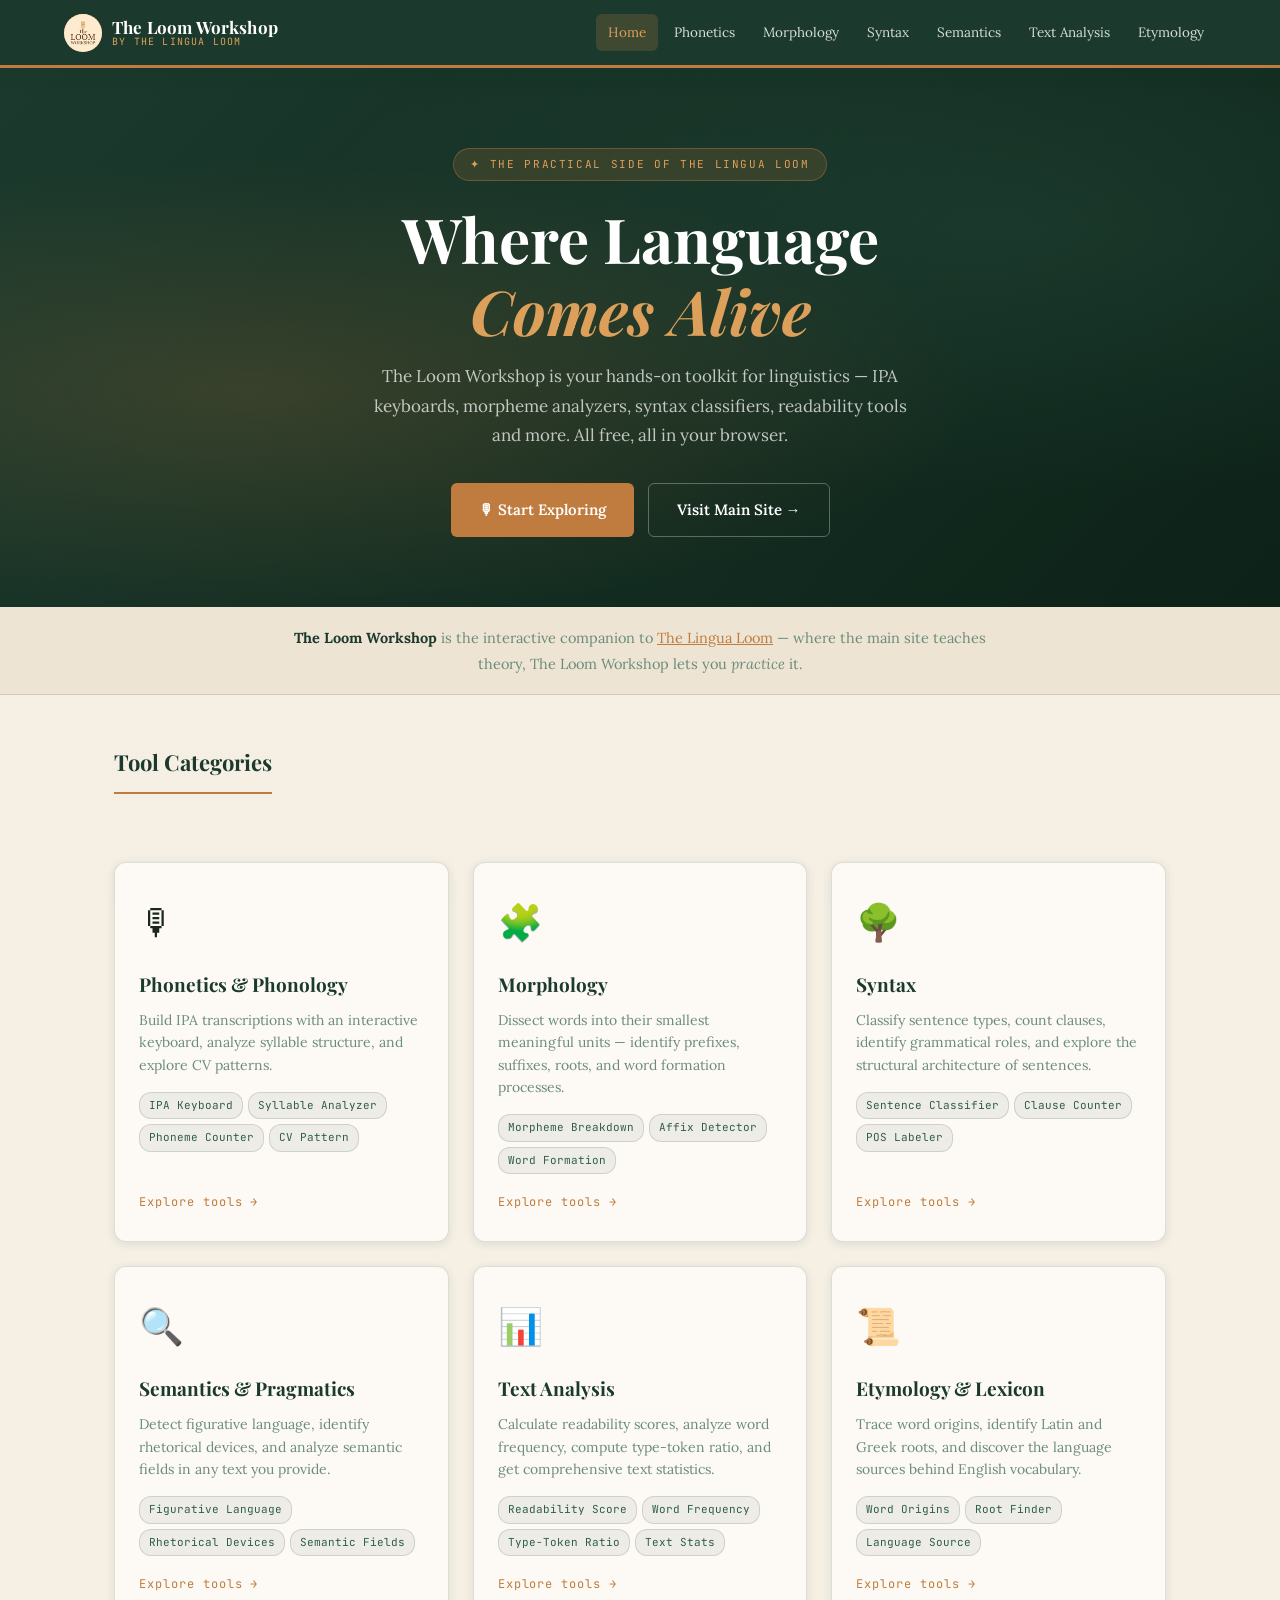
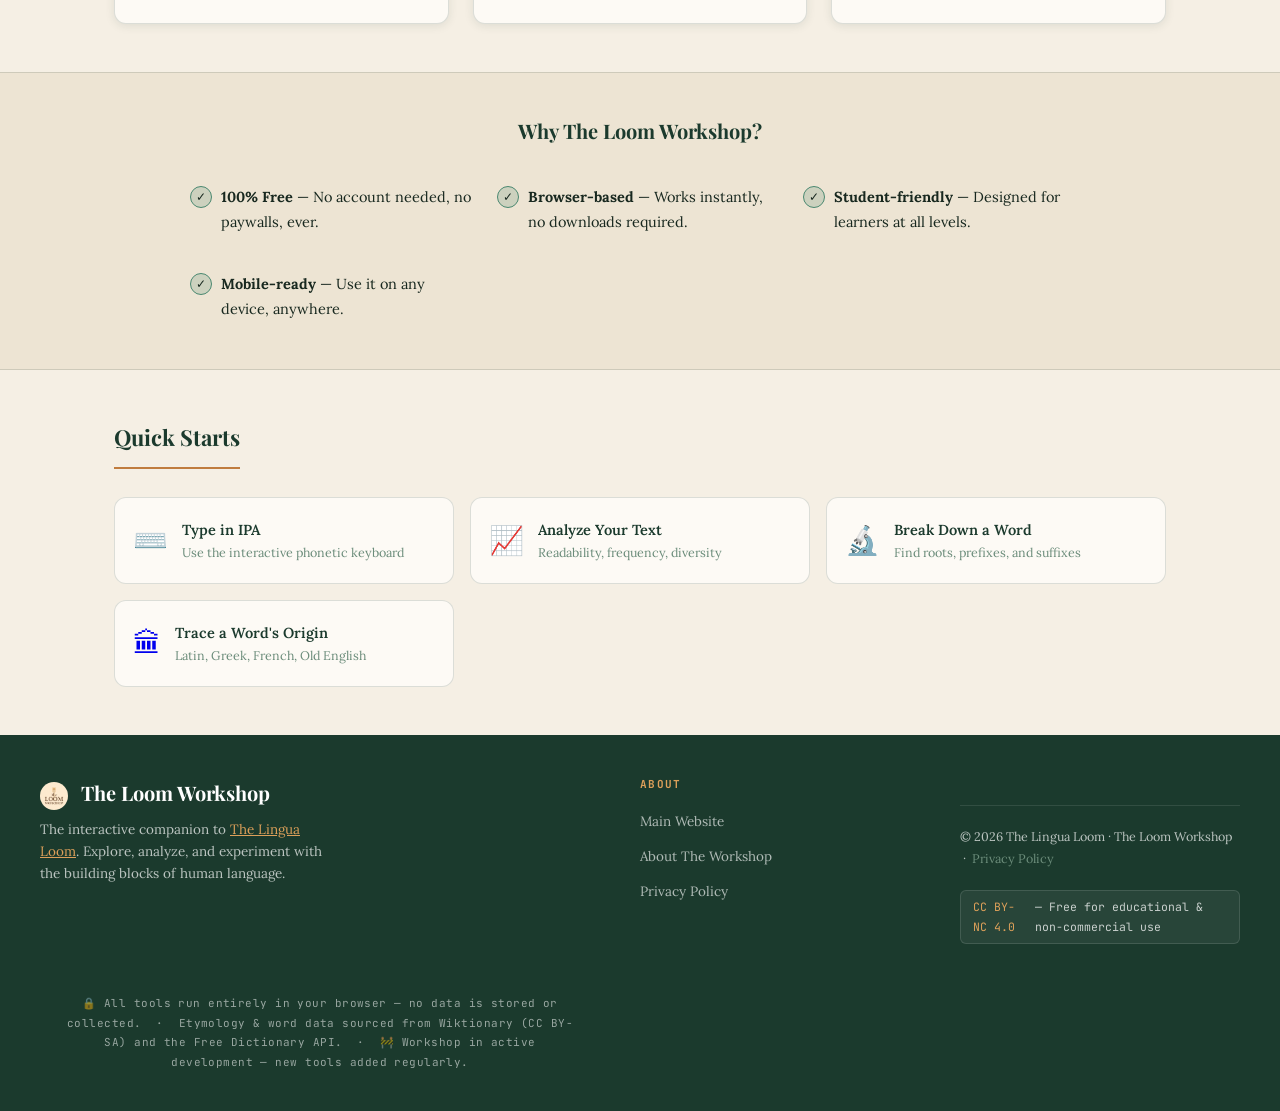
<file: index.html>
<!DOCTYPE html>
<html lang="en">
<head>
  <meta charset="UTF-8"><link rel="icon" type="image/jpeg" href="favicon.jpg">
  <meta name="viewport" content="width=device-width, initial-scale=1.0">
  <title>The Loom Workshop — Interactive Linguistics Tools</title>
  <meta name="description" content="The Loom Workshop is the practical companion to The Lingua Loom. Explore IPA keyboards, morpheme analyzers, syntax classifiers, readability tools, and more.">
  <link rel="stylesheet" href="style.css">

</head>
<body>
  <div id="nav-placeholder"></div>
  <main>
    <section class="home-hero">
      <div class="home-hero-badge">✦ The Practical Side of The Lingua Loom</div>
      <h1>Where Language<br><em>Comes Alive</em></h1>
      <p>The Loom Workshop is your hands-on toolkit for linguistics — IPA keyboards, morpheme analyzers, syntax classifiers, readability tools and more. All free, all in your browser.</p>
      <div class="home-hero-actions">
        <a href="phonetics.html" class="btn btn-hero-primary">🎙 Start Exploring</a>
        <a href="https://www.thelingualoom.com" target="_blank" class="btn btn-hero-outline">Visit Main Site →</a>
      </div>
    </section>

    <div style="background:var(--bg-dark);border-bottom:1px solid var(--border);padding:18px 24px;text-align:center;position:relative;z-index:1;">
      <p style="max-width:700px;margin:0 auto;font-size:14.5px;color:var(--muted);">
        <strong style="color:var(--forest);">The Loom Workshop</strong> is the interactive companion to
        <a href="https://www.thelingualoom.com" style="color:var(--copper);">The Lingua Loom</a> —
        where the main site teaches theory, The Loom Workshop lets you <em>practice</em> it.
      </p>
    </div>

    <section class="section" id="about">
      <h2 class="section-title">Tool Categories</h2>
      <div class="home-grid">
        <a href="phonetics.html" class="home-card">
          <div class="home-card-icon">🎙</div>
          <h3>Phonetics &amp; Phonology</h3>
          <p>Build IPA transcriptions with an interactive keyboard, analyze syllable structure, and explore CV patterns.</p>
          <div class="home-card-tools"><span>IPA Keyboard</span><span>Syllable Analyzer</span><span>Phoneme Counter</span><span>CV Pattern</span></div>
          <div class="home-card-arrow">Explore tools →</div>
        </a>
        <a href="morphology.html" class="home-card">
          <div class="home-card-icon">🧩</div>
          <h3>Morphology</h3>
          <p>Dissect words into their smallest meaningful units — identify prefixes, suffixes, roots, and word formation processes.</p>
          <div class="home-card-tools"><span>Morpheme Breakdown</span><span>Affix Detector</span><span>Word Formation</span></div>
          <div class="home-card-arrow">Explore tools →</div>
        </a>
        <a href="syntax.html" class="home-card">
          <div class="home-card-icon">🌳</div>
          <h3>Syntax</h3>
          <p>Classify sentence types, count clauses, identify grammatical roles, and explore the structural architecture of sentences.</p>
          <div class="home-card-tools"><span>Sentence Classifier</span><span>Clause Counter</span><span>POS Labeler</span></div>
          <div class="home-card-arrow">Explore tools →</div>
        </a>
        <a href="semantics.html" class="home-card">
          <div class="home-card-icon">🔍</div>
          <h3>Semantics &amp; Pragmatics</h3>
          <p>Detect figurative language, identify rhetorical devices, and analyze semantic fields in any text you provide.</p>
          <div class="home-card-tools"><span>Figurative Language</span><span>Rhetorical Devices</span><span>Semantic Fields</span></div>
          <div class="home-card-arrow">Explore tools →</div>
        </a>
        <a href="text-analysis.html" class="home-card">
          <div class="home-card-icon">📊</div>
          <h3>Text Analysis</h3>
          <p>Calculate readability scores, analyze word frequency, compute type-token ratio, and get comprehensive text statistics.</p>
          <div class="home-card-tools"><span>Readability Score</span><span>Word Frequency</span><span>Type-Token Ratio</span><span>Text Stats</span></div>
          <div class="home-card-arrow">Explore tools →</div>
        </a>
        <a href="etymology.html" class="home-card">
          <div class="home-card-icon">📜</div>
          <h3>Etymology &amp; Lexicon</h3>
          <p>Trace word origins, identify Latin and Greek roots, and discover the language sources behind English vocabulary.</p>
          <div class="home-card-tools"><span>Word Origins</span><span>Root Finder</span><span>Language Source</span></div>
          <div class="home-card-arrow">Explore tools →</div>
        </a>
      </div>
    </section>

    <section style="background:var(--bg-dark);border-top:1px solid var(--border);border-bottom:1px solid var(--border);padding:40px 24px;position:relative;z-index:1;">
      <div style="max-width:900px;margin:0 auto;">
        <h2 style="font-family:var(--font-d);font-size:20px;color:var(--forest);text-align:center;margin-bottom:28px;">Why The Loom Workshop?</h2>
        <div style="display:grid;grid-template-columns:repeat(auto-fill,minmax(220px,1fr));gap:20px;">
          <div class="check-item"><div class="check-dot">✓</div><div><strong>100% Free</strong> — No account needed, no paywalls, ever.</div></div>
          <div class="check-item"><div class="check-dot">✓</div><div><strong>Browser-based</strong> — Works instantly, no downloads required.</div></div>
          <div class="check-item"><div class="check-dot">✓</div><div><strong>Student-friendly</strong> — Designed for learners at all levels.</div></div>
          <div class="check-item"><div class="check-dot">✓</div><div><strong>Mobile-ready</strong> — Use it on any device, anywhere.</div></div>
        </div>
      </div>
    </section>

    <section class="section">
      <h2 class="section-title">Quick Starts</h2>
      <div style="display:grid;grid-template-columns:repeat(auto-fill,minmax(260px,1fr));gap:16px;">
        <a href="phonetics.html" class="quick-link-card" style="text-decoration:none;background:var(--bg-card);border:1px solid var(--border);border-radius:var(--r);padding:18px;display:flex;align-items:center;gap:14px;transition:all 0.2s;" onmouseover="this.style.borderColor='var(--forest-3)'" onmouseout="this.style.borderColor='var(--border)'">
          <span style="font-size:28px;">⌨️</span>
          <div><div style="font-weight:600;color:var(--forest);font-size:14.5px;">Type in IPA</div><div style="font-size:12.5px;color:var(--muted);">Use the interactive phonetic keyboard</div></div>
        </a>
        <a href="text-analysis.html" style="text-decoration:none;background:var(--bg-card);border:1px solid var(--border);border-radius:var(--r);padding:18px;display:flex;align-items:center;gap:14px;transition:all 0.2s;" onmouseover="this.style.borderColor='var(--forest-3)'" onmouseout="this.style.borderColor='var(--border)'">
          <span style="font-size:28px;">📈</span>
          <div><div style="font-weight:600;color:var(--forest);font-size:14.5px;">Analyze Your Text</div><div style="font-size:12.5px;color:var(--muted);">Readability, frequency, diversity</div></div>
        </a>
        <a href="morphology.html" style="text-decoration:none;background:var(--bg-card);border:1px solid var(--border);border-radius:var(--r);padding:18px;display:flex;align-items:center;gap:14px;transition:all 0.2s;" onmouseover="this.style.borderColor='var(--forest-3)'" onmouseout="this.style.borderColor='var(--border)'">
          <span style="font-size:28px;">🔬</span>
          <div><div style="font-weight:600;color:var(--forest);font-size:14.5px;">Break Down a Word</div><div style="font-size:12.5px;color:var(--muted);">Find roots, prefixes, and suffixes</div></div>
        </a>
        <a href="etymology.html" style="text-decoration:none;background:var(--bg-card);border:1px solid var(--border);border-radius:var(--r);padding:18px;display:flex;align-items:center;gap:14px;transition:all 0.2s;" onmouseover="this.style.borderColor='var(--forest-3)'" onmouseout="this.style.borderColor='var(--border)'">
          <span style="font-size:28px;">🏛</span>
          <div><div style="font-weight:600;color:var(--forest);font-size:14.5px;">Trace a Word's Origin</div><div style="font-size:12.5px;color:var(--muted);">Latin, Greek, French, Old English</div></div>
        </a>
      </div>
    </section>
  </main>
  <div id="footer-placeholder"></div>
  <script src="shared-ui.js"></script>
</body>
</html>
</file>
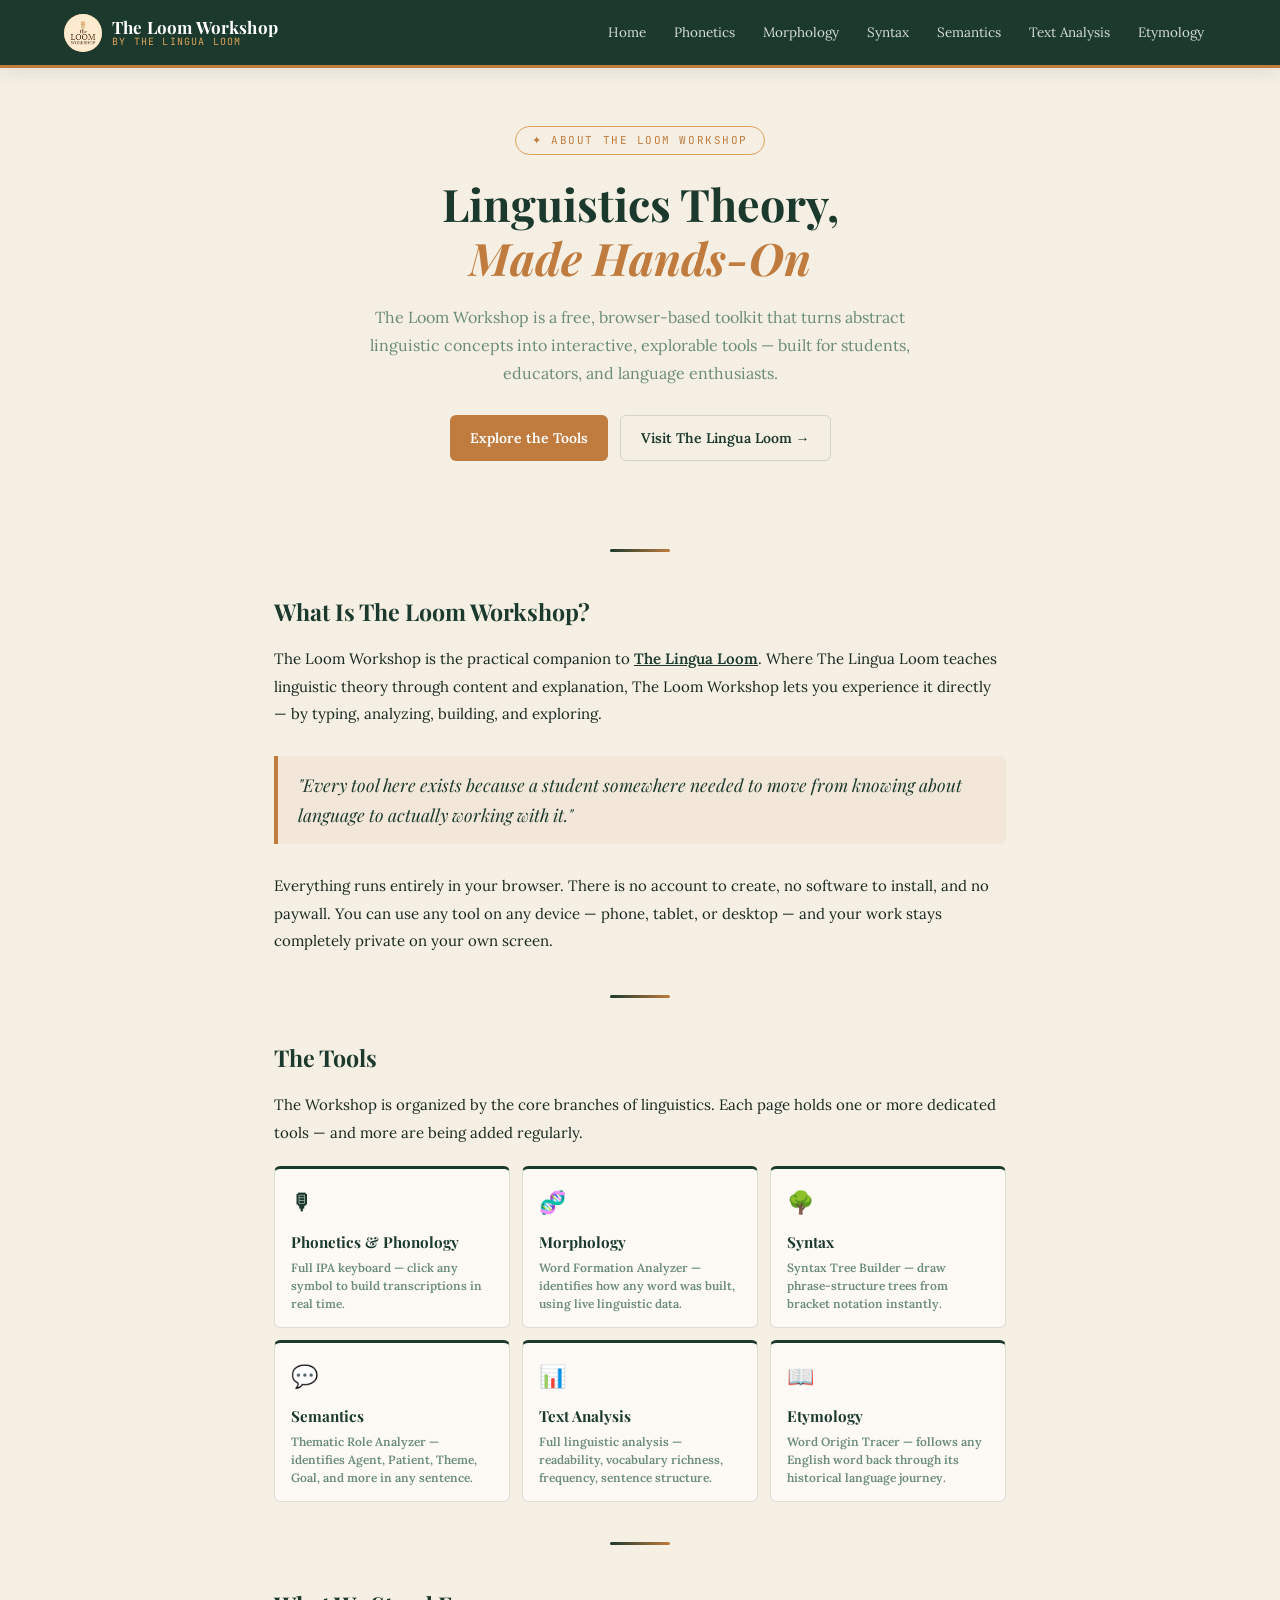
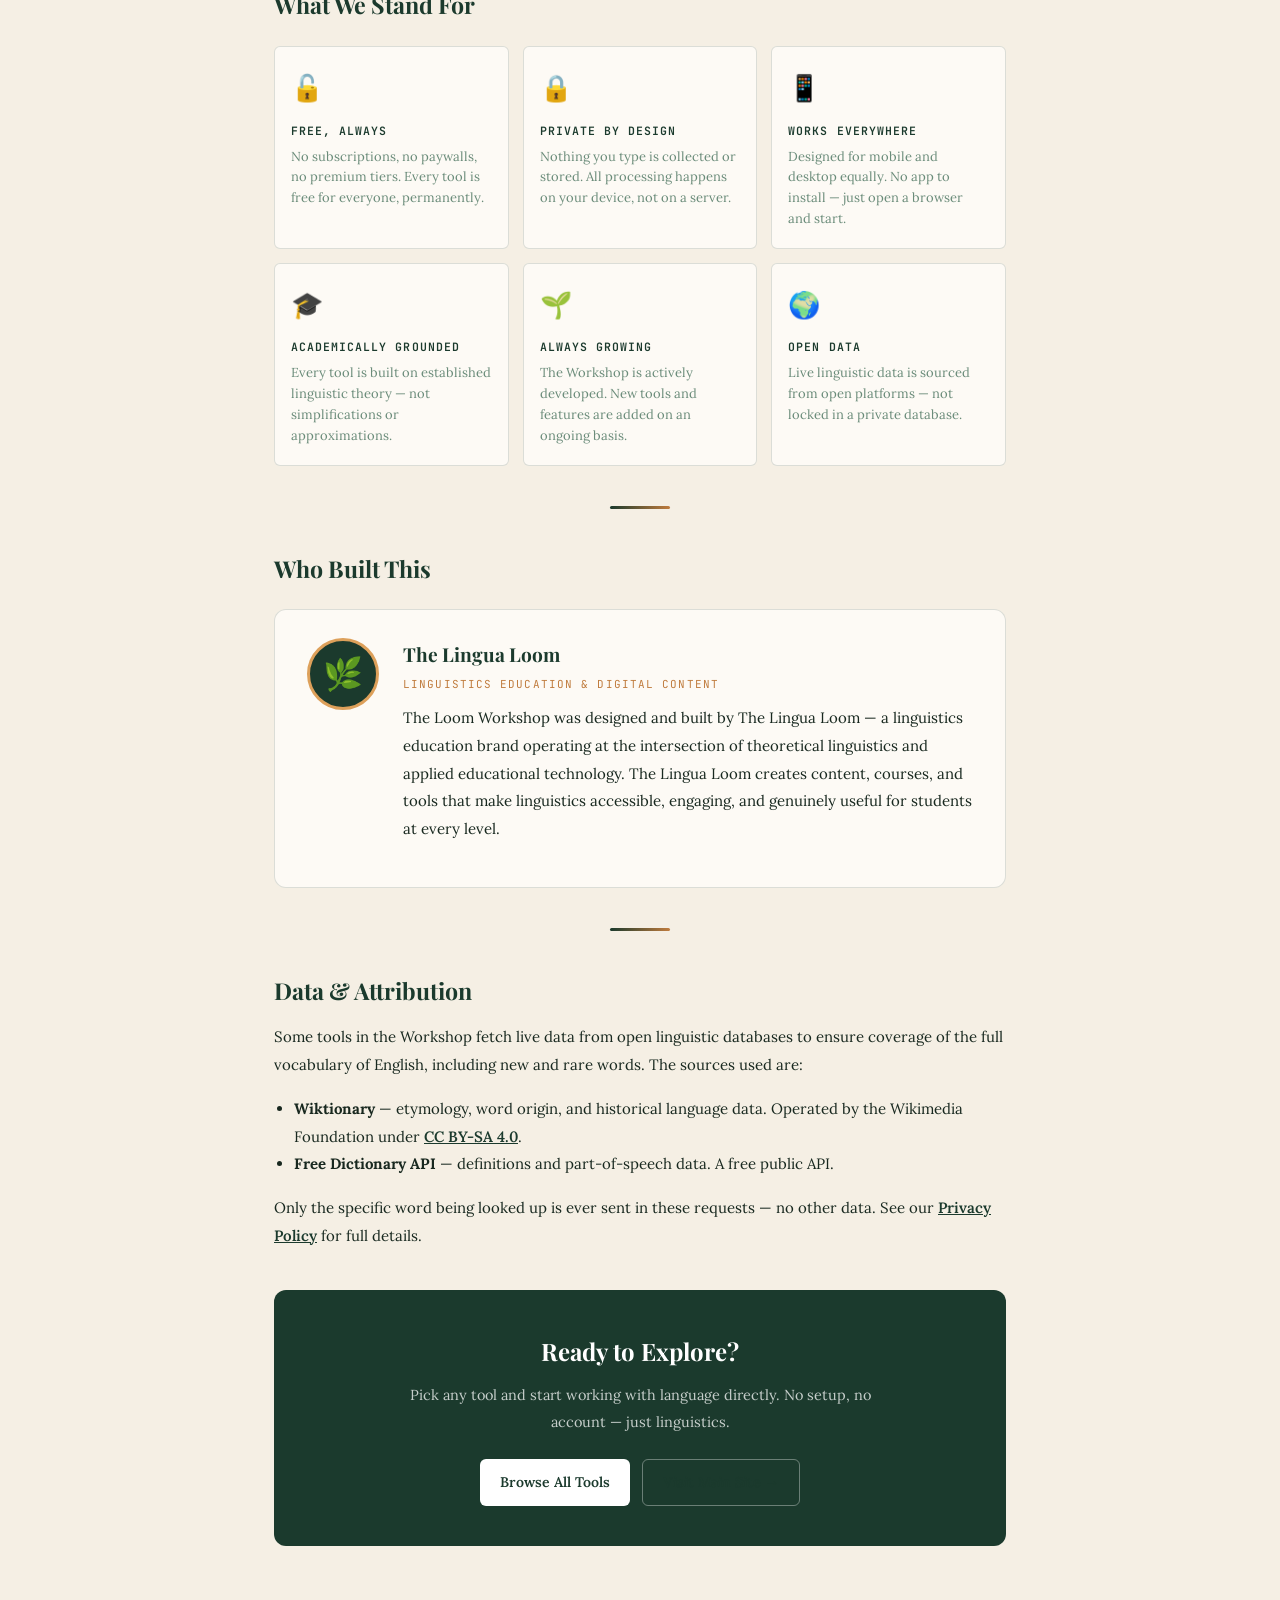
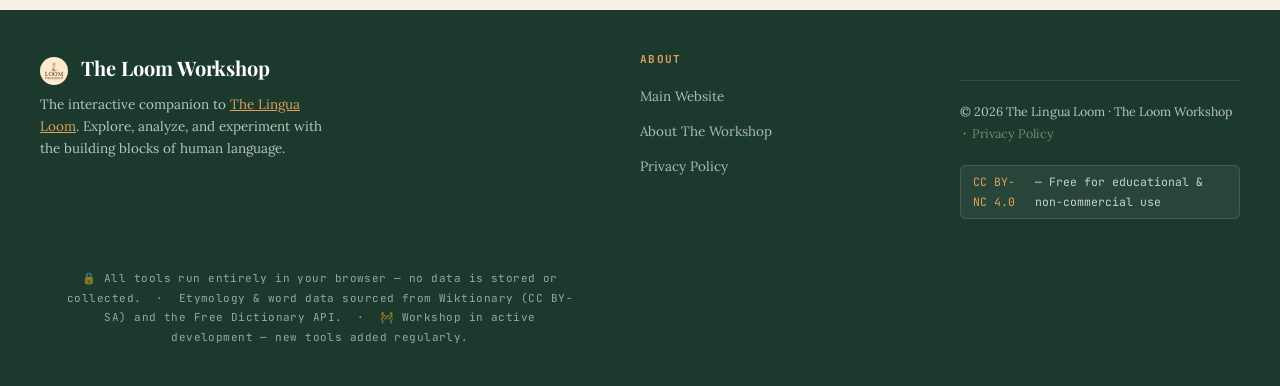
<file: about.html>
<!DOCTYPE html>
<html lang="en">
<head>
  <meta charset="UTF-8">
  <meta name="viewport" content="width=device-width, initial-scale=1.0">
  <link rel="icon" type="image/jpeg" href="favicon.jpg">
  <title>About | The Loom Workshop</title>
  <link rel="stylesheet" href="style.css">
  <style>
    .about-wrap {
      max-width: 780px;
      margin: 0 auto;
      padding: 0 24px 64px;
    }

    /* ── Hero ── */
    .about-hero {
      text-align: center;
      padding: 56px 24px 48px;
      position: relative;
      z-index: 1;
    }
    .about-hero-badge {
      display: inline-block;
      font-family: var(--font-m);
      font-size: 11px;
      letter-spacing: 0.14em;
      text-transform: uppercase;
      color: var(--copper);
      border: 1px solid var(--copper-lt);
      border-radius: 20px;
      padding: 4px 16px;
      margin-bottom: 22px;
    }
    .about-hero h1 {
      font-family: var(--font-d);
      font-size: clamp(2rem, 5vw, 2.8rem);
      color: var(--forest);
      line-height: 1.2;
      margin-bottom: 18px;
    }
    .about-hero h1 em {
      font-style: italic;
      color: var(--copper);
    }
    .about-hero p {
      font-size: 16px;
      color: var(--muted);
      max-width: 560px;
      margin: 0 auto 28px;
      line-height: 1.75;
    }

    /* ── Divider ── */
    .about-divider {
      width: 60px;
      height: 3px;
      background: linear-gradient(90deg, var(--forest), var(--copper));
      border-radius: 2px;
      margin: 40px auto;
    }

    /* ── Section heading ── */
    .about-h2 {
      font-family: var(--font-d);
      font-size: 1.45rem;
      color: var(--forest);
      margin-bottom: 12px;
      font-weight: 700;
    }

    /* ── Body text ── */
    .about-wrap p {
      font-size: 15px;
      line-height: 1.85;
      color: var(--ink);
      margin-bottom: 16px;
    }
    .about-wrap a { color: var(--forest); font-weight: 600; }

    /* ── Pull quote ── */
    .about-quote {
      border-left: 4px solid var(--copper);
      padding: 14px 20px;
      margin: 28px 0;
      background: rgba(192,124,62,.06);
      border-radius: 0 var(--r-sm) var(--r-sm) 0;
      font-family: var(--font-d);
      font-size: 1.1rem;
      font-style: italic;
      color: var(--forest);
      line-height: 1.7;
    }

    /* ── Tool list ── */
    .tool-list {
      display: grid;
      grid-template-columns: repeat(auto-fill, minmax(220px, 1fr));
      gap: 12px;
      margin: 20px 0 32px;
    }
    .tool-item {
      background: var(--bg-card);
      border: 1.5px solid var(--border);
      border-radius: var(--r-sm);
      padding: 14px 16px;
      border-top: 3px solid var(--forest);
      text-decoration: none;
      display: block;
      transition: border-color 0.15s, transform 0.15s;
    }
    .tool-item:hover {
      border-top-color: var(--copper);
      transform: translateY(-2px);
    }
    .tool-item-icon { font-size: 22px; margin-bottom: 7px; }
    .tool-item-name {
      font-family: var(--font-d);
      font-size: 0.95rem;
      font-weight: 700;
      color: var(--forest);
      margin-bottom: 4px;
    }
    .tool-item-desc {
      font-size: 12px;
      color: var(--muted);
      line-height: 1.5;
    }
    .tool-item-badge {
      display: inline-block;
      margin-top: 6px;
      font-family: var(--font-m);
      font-size: 9.5px;
      letter-spacing: 0.08em;
      text-transform: uppercase;
      background: rgba(192,124,62,.1);
      color: var(--copper);
      border: 1px solid var(--copper-lt);
      border-radius: 10px;
      padding: 2px 8px;
    }

    /* ── Values grid ── */
    .values-grid {
      display: grid;
      grid-template-columns: repeat(auto-fill, minmax(200px, 1fr));
      gap: 14px;
      margin: 20px 0 32px;
    }
    .value-card {
      background: var(--bg-card);
      border: 1.5px solid var(--border);
      border-radius: var(--r-sm);
      padding: 18px 16px;
    }
    .value-card-icon {
      font-size: 26px;
      margin-bottom: 10px;
    }
    .value-card h3 {
      font-family: var(--font-m);
      font-size: 11.5px;
      font-weight: 600;
      text-transform: uppercase;
      letter-spacing: 0.09em;
      color: var(--forest);
      margin-bottom: 6px;
    }
    .value-card p {
      font-size: 13px;
      color: var(--muted);
      line-height: 1.6;
      margin-bottom: 0;
    }

    /* ── Creator card ── */
    .creator-card {
      background: var(--bg-card);
      border: 1.5px solid var(--border);
      border-radius: var(--r);
      padding: 28px 32px;
      display: flex;
      gap: 24px;
      align-items: flex-start;
      margin: 20px 0 32px;
    }
    @media (max-width: 540px) {
      .creator-card { flex-direction: column; padding: 20px; }
    }
    .creator-avatar {
      width: 72px;
      height: 72px;
      border-radius: 50%;
      background: var(--forest);
      display: flex;
      align-items: center;
      justify-content: center;
      font-size: 32px;
      flex-shrink: 0;
      border: 3px solid var(--copper-lt);
    }
    .creator-name {
      font-family: var(--font-d);
      font-size: 1.2rem;
      font-weight: 700;
      color: var(--forest);
      margin-bottom: 3px;
    }
    .creator-role {
      font-family: var(--font-m);
      font-size: 11px;
      letter-spacing: 0.1em;
      text-transform: uppercase;
      color: var(--copper);
      margin-bottom: 10px;
    }
    .creator-bio {
      font-size: 14px;
      color: var(--ink);
      line-height: 1.75;
      margin-bottom: 0;
    }

    /* ── CTA ── */
    .about-cta {
      text-align: center;
      background: var(--forest);
      border-radius: var(--r);
      padding: 40px 32px;
      margin-top: 40px;
    }
    .about-cta h2 {
      font-family: var(--font-d);
      font-size: 1.5rem;
      color: #fff;
      margin-bottom: 10px;
    }
    .about-cta p {
      color: rgba(255,255,255,0.75);
      font-size: 14.5px;
      margin-bottom: 24px;
      max-width: 480px;
      margin-left: auto;
      margin-right: auto;
    }
    .btn-white {
      background: #fff;
      color: var(--forest);
      border: none;
      font-weight: 700;
    }
    .btn-white:hover { background: var(--bg-dark); }
    .btn-ghost {
      background: transparent;
      color: rgba(255,255,255,0.85);
      border: 1.5px solid rgba(255,255,255,0.35);
    }
    .btn-ghost:hover {
      background: rgba(255,255,255,0.1);
      border-color: rgba(255,255,255,0.6);
      color: #fff;
    }
  </style>
</head>
<body>
<div id="nav-placeholder"></div>
<main>

  <!-- HERO -->
  <div class="about-hero">
    <div class="about-hero-badge">✦ About The Loom Workshop</div>
    <h1>Linguistics Theory,<br><em>Made Hands-On</em></h1>
    <p>The Loom Workshop is a free, browser-based toolkit that turns abstract linguistic concepts into interactive, explorable tools — built for students, educators, and language enthusiasts.</p>
    <div style="display:flex;gap:12px;justify-content:center;flex-wrap:wrap;">
      <a href="index.html" class="btn btn-primary">Explore the Tools</a>
      <a href="https://www.thelingualoom.com" target="_blank" class="btn btn-outline">Visit The Lingua Loom →</a>
    </div>
  </div>

  <div class="about-wrap">

    <div class="about-divider"></div>

    <!-- WHAT IS IT -->
    <h2 class="about-h2">What Is The Loom Workshop?</h2>
    <p>The Loom Workshop is the practical companion to <a href="https://www.thelingualoom.com" target="_blank">The Lingua Loom</a>. Where The Lingua Loom teaches linguistic theory through content and explanation, The Loom Workshop lets you experience it directly — by typing, analyzing, building, and exploring.</p>

    <div class="about-quote">
      "Every tool here exists because a student somewhere needed to move from knowing about language to actually working with it."
    </div>

    <p>Everything runs entirely in your browser. There is no account to create, no software to install, and no paywall. You can use any tool on any device — phone, tablet, or desktop — and your work stays completely private on your own screen.</p>

    <div class="about-divider"></div>

    <!-- TOOLS -->
    <h2 class="about-h2">The Tools</h2>
    <p>The Workshop is organized by the core branches of linguistics. Each page holds one or more dedicated tools — and more are being added regularly.</p>

    <div class="tool-list">
      <a href="phonetics.html" class="tool-item">
        <div class="tool-item-icon">🎙</div>
        <div class="tool-item-name">Phonetics &amp; Phonology</div>
        <div class="tool-item-desc">Full IPA keyboard — click any symbol to build transcriptions in real time.</div>
      </a>
      <a href="morphology.html" class="tool-item">
        <div class="tool-item-icon">🧬</div>
        <div class="tool-item-name">Morphology</div>
        <div class="tool-item-desc">Word Formation Analyzer — identifies how any word was built, using live linguistic data.</div>
      </a>
      <a href="syntax.html" class="tool-item">
        <div class="tool-item-icon">🌳</div>
        <div class="tool-item-name">Syntax</div>
        <div class="tool-item-desc">Syntax Tree Builder — draw phrase-structure trees from bracket notation instantly.</div>
      </a>
      <a href="semantics.html" class="tool-item">
        <div class="tool-item-icon">💬</div>
        <div class="tool-item-name">Semantics</div>
        <div class="tool-item-desc">Thematic Role Analyzer — identifies Agent, Patient, Theme, Goal, and more in any sentence.</div>
      </a>
      <a href="text-analysis.html" class="tool-item">
        <div class="tool-item-icon">📊</div>
        <div class="tool-item-name">Text Analysis</div>
        <div class="tool-item-desc">Full linguistic analysis — readability, vocabulary richness, frequency, sentence structure.</div>
      </a>
      <a href="etymology.html" class="tool-item">
        <div class="tool-item-icon">📖</div>
        <div class="tool-item-name">Etymology</div>
        <div class="tool-item-desc">Word Origin Tracer — follows any English word back through its historical language journey.</div>
      </a>
    </div>

    <div class="about-divider"></div>

    <!-- VALUES -->
    <h2 class="about-h2">What We Stand For</h2>

    <div class="values-grid">
      <div class="value-card">
        <div class="value-card-icon">🔓</div>
        <h3>Free, Always</h3>
        <p>No subscriptions, no paywalls, no premium tiers. Every tool is free for everyone, permanently.</p>
      </div>
      <div class="value-card">
        <div class="value-card-icon">🔒</div>
        <h3>Private by Design</h3>
        <p>Nothing you type is collected or stored. All processing happens on your device, not on a server.</p>
      </div>
      <div class="value-card">
        <div class="value-card-icon">📱</div>
        <h3>Works Everywhere</h3>
        <p>Designed for mobile and desktop equally. No app to install — just open a browser and start.</p>
      </div>
      <div class="value-card">
        <div class="value-card-icon">🎓</div>
        <h3>Academically Grounded</h3>
        <p>Every tool is built on established linguistic theory — not simplifications or approximations.</p>
      </div>
      <div class="value-card">
        <div class="value-card-icon">🌱</div>
        <h3>Always Growing</h3>
        <p>The Workshop is actively developed. New tools and features are added on an ongoing basis.</p>
      </div>
      <div class="value-card">
        <div class="value-card-icon">🌍</div>
        <h3>Open Data</h3>
        <p>Live linguistic data is sourced from open platforms — not locked in a private database.</p>
      </div>
    </div>

    <div class="about-divider"></div>

    <!-- CREATOR -->
    <h2 class="about-h2">Who Built This</h2>

    <div class="creator-card">
      <div class="creator-avatar">🌿</div>
      <div>
        <div class="creator-name">The Lingua Loom</div>
        <div class="creator-role">Linguistics Education &amp; Digital Content</div>
        <p class="creator-bio">The Loom Workshop was designed and built by The Lingua Loom — a linguistics education brand operating at the intersection of theoretical linguistics and applied educational technology. The Lingua Loom creates content, courses, and tools that make linguistics accessible, engaging, and genuinely useful for students at every level.</p>
      </div>
    </div>

    <div class="about-divider"></div>

    <!-- DATA SOURCES -->
    <h2 class="about-h2">Data &amp; Attribution</h2>
    <p>Some tools in the Workshop fetch live data from open linguistic databases to ensure coverage of the full vocabulary of English, including new and rare words. The sources used are:</p>
    <ul style="font-size:15px;line-height:1.85;color:var(--ink);padding-left:20px;margin-bottom:16px;">
      <li><strong>Wiktionary</strong> — etymology, word origin, and historical language data. Operated by the Wikimedia Foundation under <a href="https://creativecommons.org/licenses/by-sa/4.0/" target="_blank">CC BY-SA 4.0</a>.</li>
      <li><strong>Free Dictionary API</strong> — definitions and part-of-speech data. A free public API.</li>
    </ul>
    <p>Only the specific word being looked up is ever sent in these requests — no other data. See our <a href="privacy.html">Privacy Policy</a> for full details.</p>

    <!-- CTA -->
    <div class="about-cta">
      <h2>Ready to Explore?</h2>
      <p>Pick any tool and start working with language directly. No setup, no account — just linguistics.</p>
      <div style="display:flex;gap:12px;justify-content:center;flex-wrap:wrap;">
        <a href="index.html" class="btn btn-white">Browse All Tools</a>
        <a href="https://www.thelingualoom.com" target="_blank" class="btn btn-ghost">Visit Main Site →</a>
      </div>
    </div>

  </div>
</main>
<div id="footer-placeholder"></div>
<script src="shared-ui.js"></script>
</body>
</html>
</file>
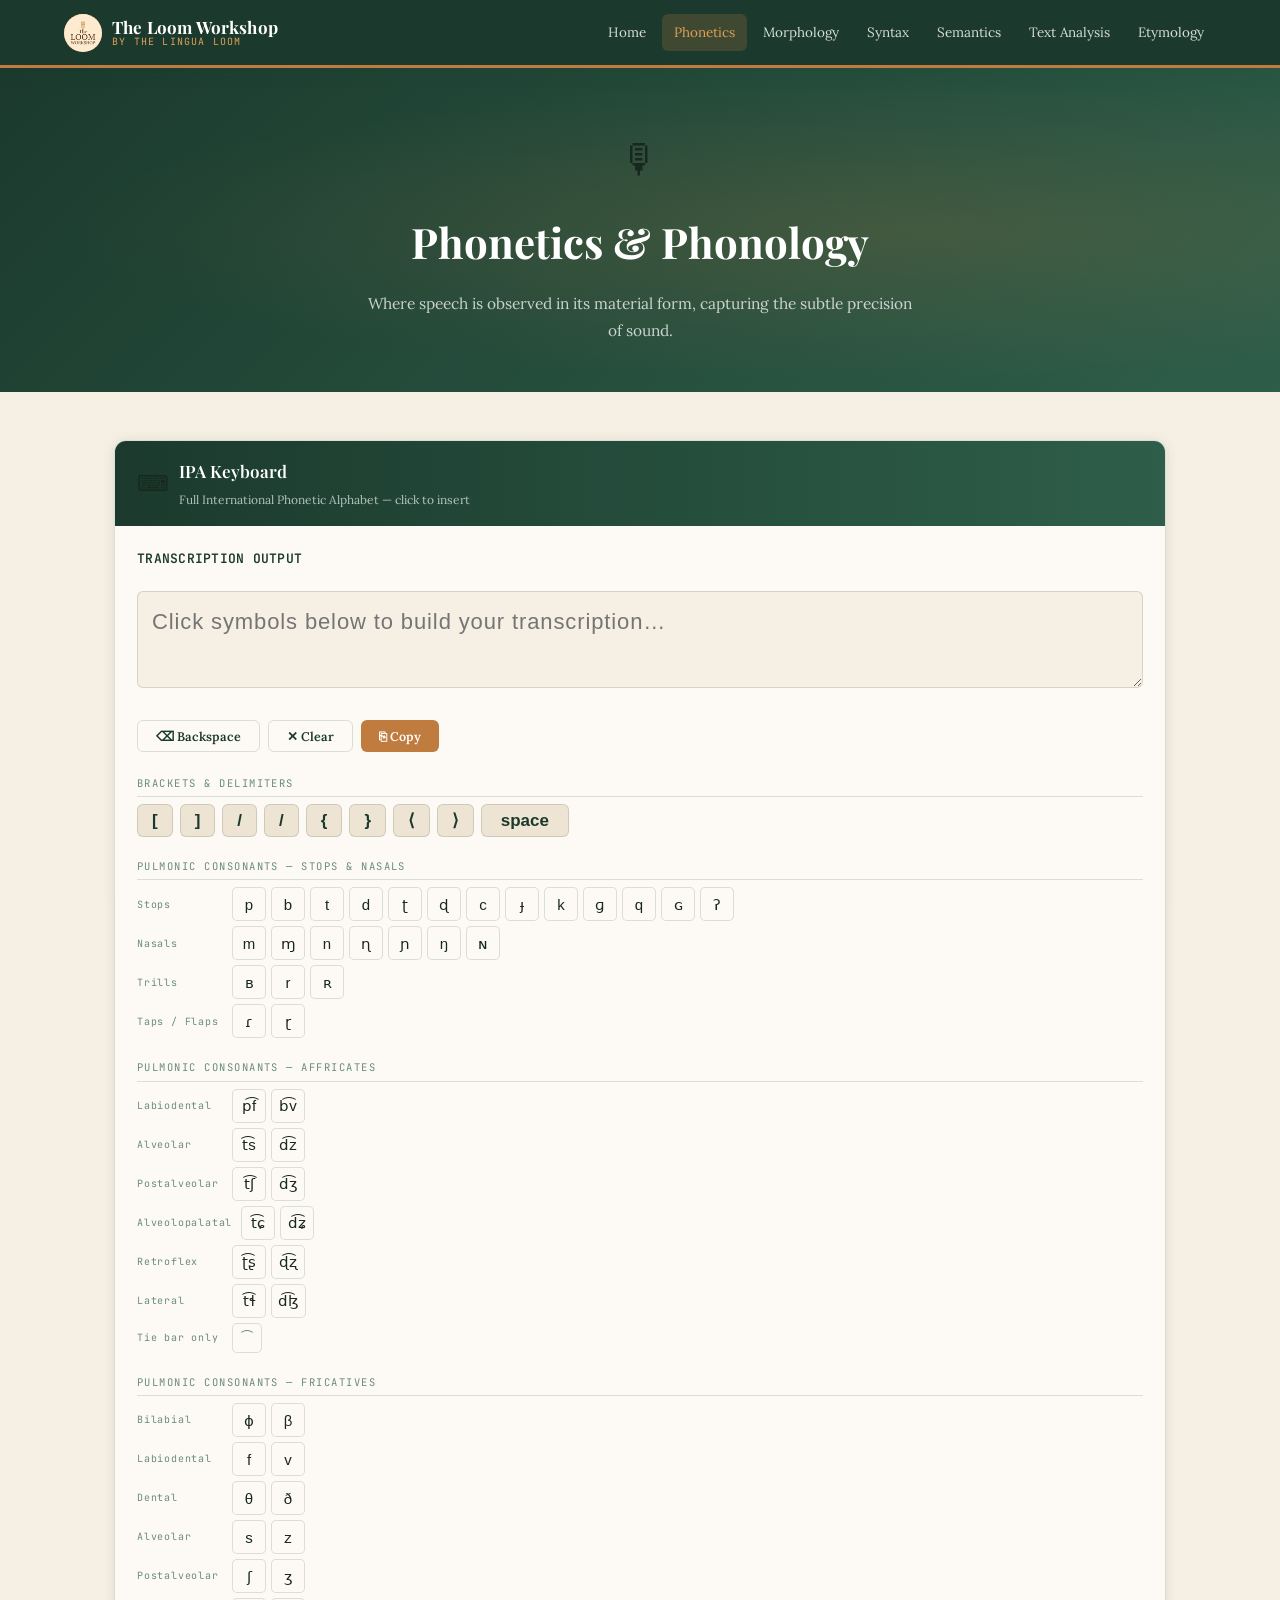
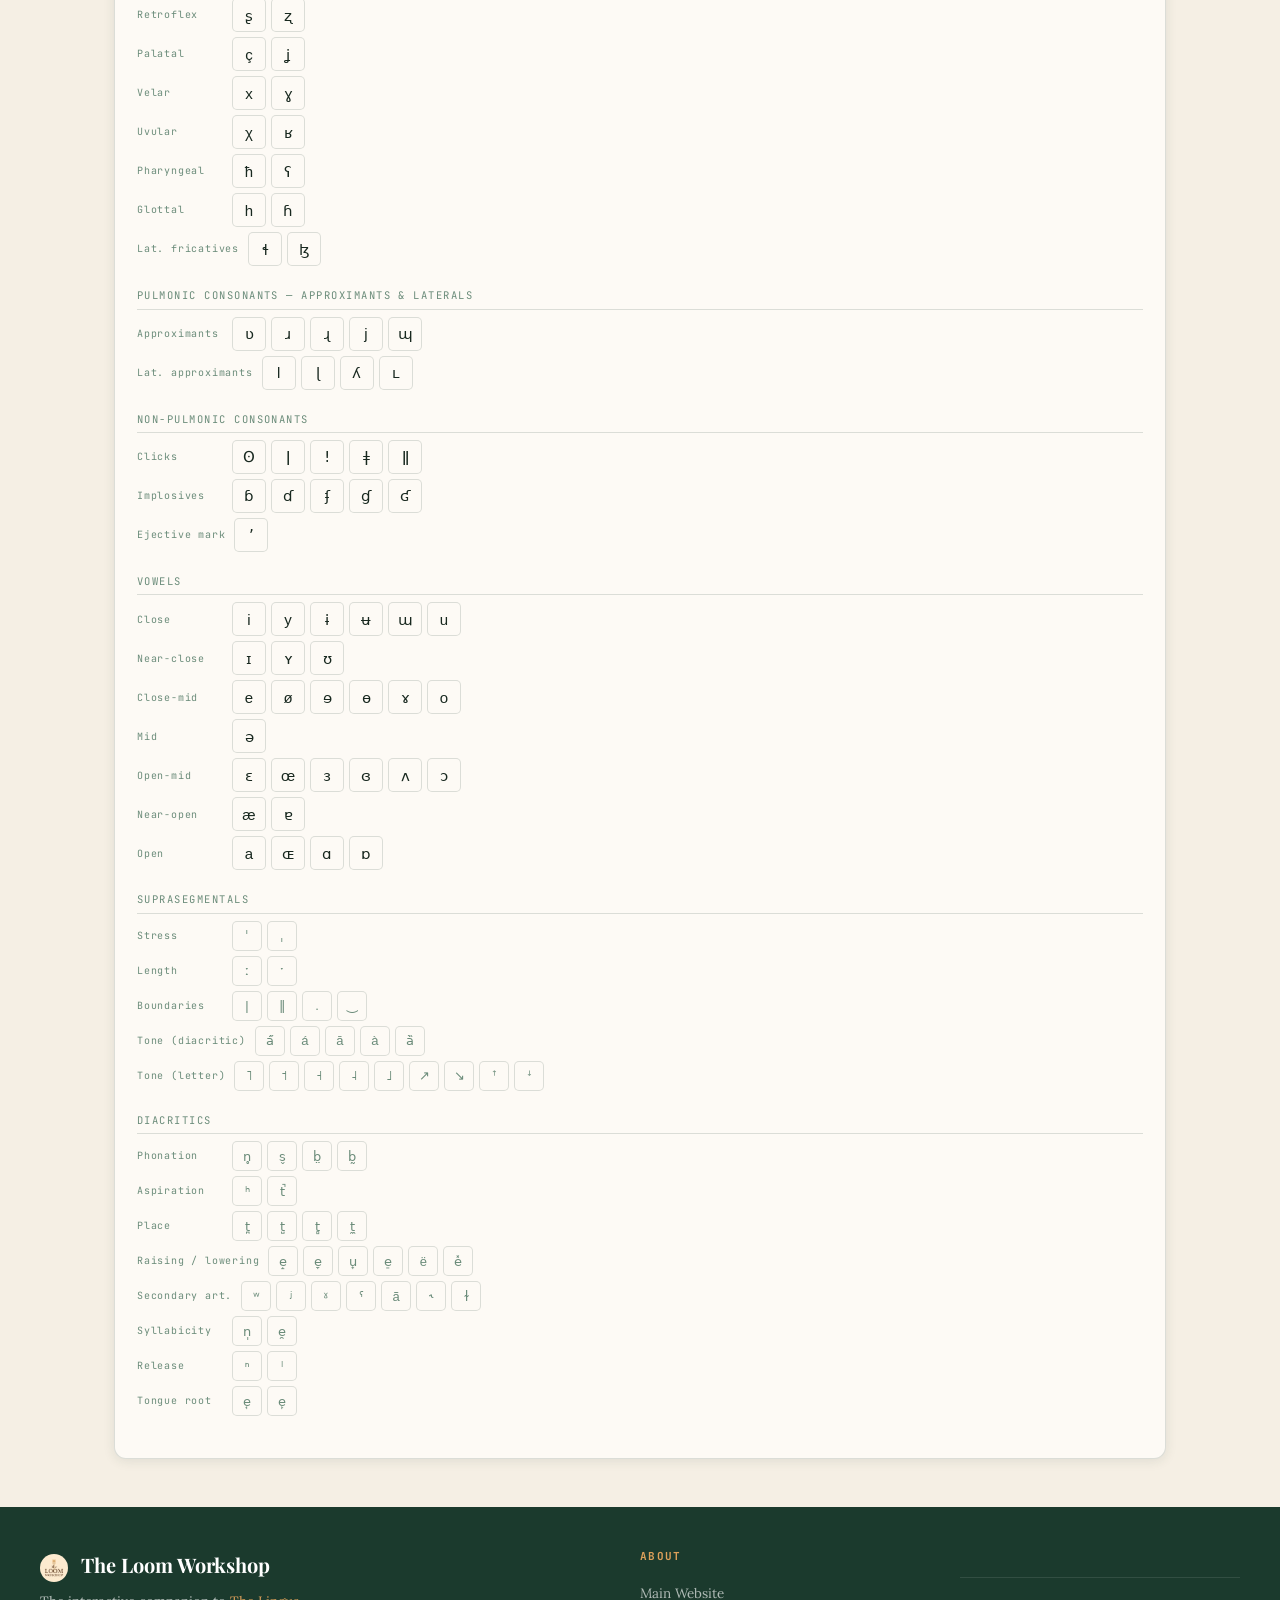
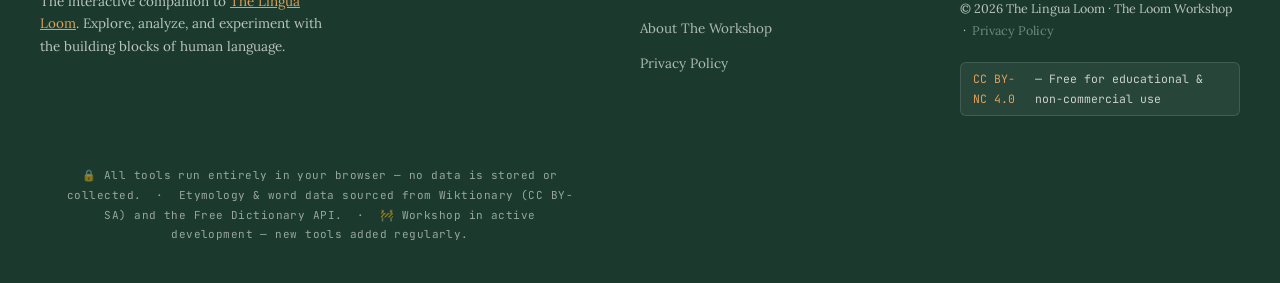
<file: phonetics.html>
<!DOCTYPE html>
<html lang="en">
<head>
  <meta charset="UTF-8">
  <meta name="viewport" content="width=device-width, initial-scale=1.0">
  <link rel="icon" type="image/jpeg" href="favicon.jpg">
  <title>Phonetics & Phonology | The Loom Workshop</title>
  <link rel="stylesheet" href="style.css">
  <style>

    .ipa-output {
      width: 100%;
      min-height: 80px;
      font-family: 'Noto Sans', 'Segoe UI', Arial, sans-serif;
      font-size: 22px;
      line-height: 1.6;
      letter-spacing: 0.04em;
      background: var(--bg);
      border: 1.5px solid var(--border);
      border-radius: var(--r-sm);
      padding: 12px 14px;
      color: var(--ink);
      resize: vertical;
      outline: none;
      transition: border-color 0.15s;
    }
    .ipa-output:focus { border-color: var(--forest-3); }

    .bracket-row {
      display: flex;
      flex-wrap: wrap;
      gap: 7px;
      margin-bottom: 18px;
    }
    .ipa-bracket {
      font-family: 'Noto Sans', 'Segoe UI', Arial, sans-serif;
      font-size: 17px;
      padding: 5px 14px;
      background: var(--bg-dark);
      border: 1.5px solid var(--border);
      border-radius: var(--r-sm);
      color: var(--forest);
      cursor: pointer;
      transition: background 0.13s, border-color 0.13s;
      font-weight: 600;
      user-select: none;
    }
    .ipa-bracket:hover { background: var(--forest); color: #fff; border-color: var(--forest); }

    .ipa-actions {
      display: flex;
      gap: 8px;
      flex-wrap: wrap;
      margin-top: 10px;
    }
    .ipa-actions .btn { font-size: 12.5px; padding: 7px 18px; }

    .ipa-keyboard { margin-top: 22px; }

    .ipa-group { margin-bottom: 20px; }
    .ipa-group-label {
      font-family: var(--font-m);
      font-size: 10.5px;
      letter-spacing: 0.14em;
      text-transform: uppercase;
      color: var(--muted);
      margin-bottom: 7px;
      padding-bottom: 4px;
      border-bottom: 1px solid var(--border);
    }
    .ipa-row {
      display: flex;
      flex-wrap: wrap;
      gap: 5px;
      margin-bottom: 5px;
    }

    .ipa-key {
      font-family: 'Noto Sans', 'Segoe UI', Arial, sans-serif;
      font-size: 15px;
      min-width: 34px;
      height: 34px;
      padding: 0 6px;
      display: inline-flex;
      align-items: center;
      justify-content: center;
      background: var(--bg-card);
      border: 1.5px solid var(--border);
      border-radius: 5px;
      color: var(--ink);
      cursor: pointer;
      transition: background 0.12s, border-color 0.12s, color 0.12s;
      user-select: none;
      line-height: 1;
    }
    .ipa-key:hover {
      background: var(--forest);
      color: #fff;
      border-color: var(--forest);
    }
    .ipa-key:active { transform: scale(0.92); }

    .ipa-key.diacritic {
      font-size: 13px;
      min-width: 30px;
      height: 30px;
      color: var(--muted);
    }
    .ipa-key.diacritic:hover {
      background: var(--copper);
      border-color: var(--copper);
      color: #fff;
    }

    .ipa-sublabel {
      font-family: var(--font-m);
      font-size: 10px;
      color: var(--muted);
      letter-spacing: 0.08em;
      align-self: center;
      padding-right: 4px;
      min-width: 90px;
    }

    @media (max-width: 600px) {
      .ipa-key { font-size: 14px; min-width: 30px; height: 30px; }
      .ipa-sublabel { min-width: 70px; font-size: 9px; }
    }
  </style>
</head>
<body>
<div id="nav-placeholder"></div>
<main>

  <div class="page-hero">
    <span class="page-hero-icon">🎙</span>
    <h1>Phonetics &amp; Phonology</h1>
    <p>Where speech is observed in its material form, capturing the subtle precision of sound.</p>
  </div>

  <div class="section">
    <div class="tool-card">
      <div class="tool-card-header">
        <span class="icon">⌨</span>
        <div><h2>IPA Keyboard</h2><p>Full International Phonetic Alphabet — click to insert</p></div>
      </div>

      <div class="tool-card-body">

        <label style="font-size:13px;font-weight:600;color:var(--forest);display:block;margin-bottom:7px;">
          Transcription Output
        </label>
        <textarea class="ipa-output" id="ipaOut"
          placeholder="Click symbols below to build your transcription…"
          spellcheck="false" autocorrect="off" autocapitalize="off"></textarea>

        <div class="ipa-actions">
          <button class="btn btn-outline" onclick="ipaBackspace()">⌫ Backspace</button>
          <button class="btn btn-outline" onclick="ipaClear()">✕ Clear</button>
          <button class="btn btn-primary"  onclick="ipaCopy()">⎘ Copy</button>
        </div>

        <div class="ipa-keyboard">

          <div class="ipa-group">
            <div class="ipa-group-label">Brackets &amp; Delimiters</div>
            <div class="bracket-row">
              <button class="ipa-bracket" onclick="ins('[')">[ </button>
              <button class="ipa-bracket" onclick="ins(']')"> ]</button>
              <button class="ipa-bracket" onclick="ins('/')">/ </button>
              <button class="ipa-bracket" onclick="ins('/')"> /</button>
              <button class="ipa-bracket" onclick="ins('{')">{ </button>
              <button class="ipa-bracket" onclick="ins('}')"> }</button>
              <button class="ipa-bracket" onclick="ins('⟨')">⟨ </button>
              <button class="ipa-bracket" onclick="ins('⟩')"> ⟩</button>
              <button class="ipa-bracket" onclick="ins(' ')">&nbsp;space&nbsp;</button>
            </div>
          </div>

          <div class="ipa-group">
            <div class="ipa-group-label">Pulmonic Consonants — Stops &amp; Nasals</div>
            <div class="ipa-row">
              <span class="ipa-sublabel">Stops</span>
              <button class="ipa-key" onclick="ins('p')">p</button>
              <button class="ipa-key" onclick="ins('b')">b</button>
              <button class="ipa-key" onclick="ins('t')">t</button>
              <button class="ipa-key" onclick="ins('d')">d</button>
              <button class="ipa-key" onclick="ins('ʈ')">ʈ</button>
              <button class="ipa-key" onclick="ins('ɖ')">ɖ</button>
              <button class="ipa-key" onclick="ins('c')">c</button>
              <button class="ipa-key" onclick="ins('ɟ')">ɟ</button>
              <button class="ipa-key" onclick="ins('k')">k</button>
              <button class="ipa-key" onclick="ins('ɡ')">ɡ</button>
              <button class="ipa-key" onclick="ins('q')">q</button>
              <button class="ipa-key" onclick="ins('ɢ')">ɢ</button>
              <button class="ipa-key" onclick="ins('ʔ')">ʔ</button>
            </div>
            <div class="ipa-row">
              <span class="ipa-sublabel">Nasals</span>
              <button class="ipa-key" onclick="ins('m')">m</button>
              <button class="ipa-key" onclick="ins('ɱ')">ɱ</button>
              <button class="ipa-key" onclick="ins('n')">n</button>
              <button class="ipa-key" onclick="ins('ɳ')">ɳ</button>
              <button class="ipa-key" onclick="ins('ɲ')">ɲ</button>
              <button class="ipa-key" onclick="ins('ŋ')">ŋ</button>
              <button class="ipa-key" onclick="ins('ɴ')">ɴ</button>
            </div>
            <div class="ipa-row">
              <span class="ipa-sublabel">Trills</span>
              <button class="ipa-key" onclick="ins('ʙ')">ʙ</button>
              <button class="ipa-key" onclick="ins('r')">r</button>
              <button class="ipa-key" onclick="ins('ʀ')">ʀ</button>
            </div>
            <div class="ipa-row">
              <span class="ipa-sublabel">Taps / Flaps</span>
              <button class="ipa-key" onclick="ins('ɾ')">ɾ</button>
              <button class="ipa-key" onclick="ins('ɽ')">ɽ</button>
            </div>
          </div>
          <div class="ipa-group">
            <div class="ipa-group-label">Pulmonic Consonants — Affricates</div>
            <div class="ipa-row">
              <span class="ipa-sublabel">Labiodental</span>
              <button class="ipa-key" onclick="ins('p͡f')">p͡f</button>
              <button class="ipa-key" onclick="ins('b͡v')">b͡v</button>
            </div>
            <div class="ipa-row">
              <span class="ipa-sublabel">Alveolar</span>
              <button class="ipa-key" onclick="ins('t͡s')">t͡s</button>
              <button class="ipa-key" onclick="ins('d͡z')">d͡z</button>
            </div>
            <div class="ipa-row">
              <span class="ipa-sublabel">Postalveolar</span>
              <button class="ipa-key" onclick="ins('t͡ʃ')">t͡ʃ</button>
              <button class="ipa-key" onclick="ins('d͡ʒ')">d͡ʒ</button>
            </div>
            <div class="ipa-row">
              <span class="ipa-sublabel">Alveolopalatal</span>
              <button class="ipa-key" onclick="ins('t͡ɕ')">t͡ɕ</button>
              <button class="ipa-key" onclick="ins('d͡ʑ')">d͡ʑ</button>
            </div>
            <div class="ipa-row">
              <span class="ipa-sublabel">Retroflex</span>
              <button class="ipa-key" onclick="ins('ʈ͡ʂ')">ʈ͡ʂ</button>
              <button class="ipa-key" onclick="ins('ɖ͡ʐ')">ɖ͡ʐ</button>
            </div>
            <div class="ipa-row">
              <span class="ipa-sublabel">Lateral</span>
              <button class="ipa-key" onclick="ins('t͡ɬ')">t͡ɬ</button>
              <button class="ipa-key" onclick="ins('d͡ɮ')">d͡ɮ</button>
            </div>
            <div class="ipa-row">
              <span class="ipa-sublabel">Tie bar only</span>
              <button class="ipa-key diacritic" title="Tie bar (affricate marker)" onclick="ins('͡')">͡</button>
            </div>
          </div>
          <div class="ipa-group">
            <div class="ipa-group-label">Pulmonic Consonants — Fricatives</div>
            <div class="ipa-row">
              <span class="ipa-sublabel">Bilabial</span>
              <button class="ipa-key" onclick="ins('ɸ')">ɸ</button>
              <button class="ipa-key" onclick="ins('β')">β</button>
            </div>
            <div class="ipa-row">
              <span class="ipa-sublabel">Labiodental</span>
              <button class="ipa-key" onclick="ins('f')">f</button>
              <button class="ipa-key" onclick="ins('v')">v</button>
            </div>
            <div class="ipa-row">
              <span class="ipa-sublabel">Dental</span>
              <button class="ipa-key" onclick="ins('θ')">θ</button>
              <button class="ipa-key" onclick="ins('ð')">ð</button>
            </div>
            <div class="ipa-row">
              <span class="ipa-sublabel">Alveolar</span>
              <button class="ipa-key" onclick="ins('s')">s</button>
              <button class="ipa-key" onclick="ins('z')">z</button>
            </div>
            <div class="ipa-row">
              <span class="ipa-sublabel">Postalveolar</span>
              <button class="ipa-key" onclick="ins('ʃ')">ʃ</button>
              <button class="ipa-key" onclick="ins('ʒ')">ʒ</button>
            </div>
            <div class="ipa-row">
              <span class="ipa-sublabel">Retroflex</span>
              <button class="ipa-key" onclick="ins('ʂ')">ʂ</button>
              <button class="ipa-key" onclick="ins('ʐ')">ʐ</button>
            </div>
            <div class="ipa-row">
              <span class="ipa-sublabel">Palatal</span>
              <button class="ipa-key" onclick="ins('ç')">ç</button>
              <button class="ipa-key" onclick="ins('ʝ')">ʝ</button>
            </div>
            <div class="ipa-row">
              <span class="ipa-sublabel">Velar</span>
              <button class="ipa-key" onclick="ins('x')">x</button>
              <button class="ipa-key" onclick="ins('ɣ')">ɣ</button>
            </div>
            <div class="ipa-row">
              <span class="ipa-sublabel">Uvular</span>
              <button class="ipa-key" onclick="ins('χ')">χ</button>
              <button class="ipa-key" onclick="ins('ʁ')">ʁ</button>
            </div>
            <div class="ipa-row">
              <span class="ipa-sublabel">Pharyngeal</span>
              <button class="ipa-key" onclick="ins('ħ')">ħ</button>
              <button class="ipa-key" onclick="ins('ʕ')">ʕ</button>
            </div>
            <div class="ipa-row">
              <span class="ipa-sublabel">Glottal</span>
              <button class="ipa-key" onclick="ins('h')">h</button>
              <button class="ipa-key" onclick="ins('ɦ')">ɦ</button>
            </div>
            <div class="ipa-row">
              <span class="ipa-sublabel">Lat. fricatives</span>
              <button class="ipa-key" onclick="ins('ɬ')">ɬ</button>
              <button class="ipa-key" onclick="ins('ɮ')">ɮ</button>
            </div>
          </div>

          <div class="ipa-group">
            <div class="ipa-group-label">Pulmonic Consonants — Approximants &amp; Laterals</div>
            <div class="ipa-row">
              <span class="ipa-sublabel">Approximants</span>
              <button class="ipa-key" onclick="ins('ʋ')">ʋ</button>
              <button class="ipa-key" onclick="ins('ɹ')">ɹ</button>
              <button class="ipa-key" onclick="ins('ɻ')">ɻ</button>
              <button class="ipa-key" onclick="ins('j')">j</button>
              <button class="ipa-key" onclick="ins('ɰ')">ɰ</button>
            </div>
            <div class="ipa-row">
              <span class="ipa-sublabel">Lat. approximants</span>
              <button class="ipa-key" onclick="ins('l')">l</button>
              <button class="ipa-key" onclick="ins('ɭ')">ɭ</button>
              <button class="ipa-key" onclick="ins('ʎ')">ʎ</button>
              <button class="ipa-key" onclick="ins('ʟ')">ʟ</button>
            </div>
          </div>

          <div class="ipa-group">
            <div class="ipa-group-label">Non-Pulmonic Consonants</div>
            <div class="ipa-row">
              <span class="ipa-sublabel">Clicks</span>
              <button class="ipa-key" onclick="ins('ʘ')">ʘ</button>
              <button class="ipa-key" onclick="ins('ǀ')">ǀ</button>
              <button class="ipa-key" onclick="ins('ǃ')">ǃ</button>
              <button class="ipa-key" onclick="ins('ǂ')">ǂ</button>
              <button class="ipa-key" onclick="ins('ǁ')">ǁ</button>
            </div>
            <div class="ipa-row">
              <span class="ipa-sublabel">Implosives</span>
              <button class="ipa-key" onclick="ins('ɓ')">ɓ</button>
              <button class="ipa-key" onclick="ins('ɗ')">ɗ</button>
              <button class="ipa-key" onclick="ins('ʄ')">ʄ</button>
              <button class="ipa-key" onclick="ins('ɠ')">ɠ</button>
              <button class="ipa-key" onclick="ins('ʛ')">ʛ</button>
            </div>
            <div class="ipa-row">
              <span class="ipa-sublabel">Ejective mark</span>
              <button class="ipa-key" onclick="ins('ʼ')">ʼ</button>
            </div>
          </div>

          <div class="ipa-group">
            <div class="ipa-group-label">Vowels</div>
            <div class="ipa-row">
              <span class="ipa-sublabel">Close</span>
              <button class="ipa-key" onclick="ins('i')">i</button>
              <button class="ipa-key" onclick="ins('y')">y</button>
              <button class="ipa-key" onclick="ins('ɨ')">ɨ</button>
              <button class="ipa-key" onclick="ins('ʉ')">ʉ</button>
              <button class="ipa-key" onclick="ins('ɯ')">ɯ</button>
              <button class="ipa-key" onclick="ins('u')">u</button>
            </div>
            <div class="ipa-row">
              <span class="ipa-sublabel">Near-close</span>
              <button class="ipa-key" onclick="ins('ɪ')">ɪ</button>
              <button class="ipa-key" onclick="ins('ʏ')">ʏ</button>
              <button class="ipa-key" onclick="ins('ʊ')">ʊ</button>
            </div>
            <div class="ipa-row">
              <span class="ipa-sublabel">Close-mid</span>
              <button class="ipa-key" onclick="ins('e')">e</button>
              <button class="ipa-key" onclick="ins('ø')">ø</button>
              <button class="ipa-key" onclick="ins('ɘ')">ɘ</button>
              <button class="ipa-key" onclick="ins('ɵ')">ɵ</button>
              <button class="ipa-key" onclick="ins('ɤ')">ɤ</button>
              <button class="ipa-key" onclick="ins('o')">o</button>
            </div>
            <div class="ipa-row">
              <span class="ipa-sublabel">Mid</span>
              <button class="ipa-key" onclick="ins('ə')">ə</button>
            </div>
            <div class="ipa-row">
              <span class="ipa-sublabel">Open-mid</span>
              <button class="ipa-key" onclick="ins('ɛ')">ɛ</button>
              <button class="ipa-key" onclick="ins('œ')">œ</button>
              <button class="ipa-key" onclick="ins('ɜ')">ɜ</button>
              <button class="ipa-key" onclick="ins('ɞ')">ɞ</button>
              <button class="ipa-key" onclick="ins('ʌ')">ʌ</button>
              <button class="ipa-key" onclick="ins('ɔ')">ɔ</button>
            </div>
            <div class="ipa-row">
              <span class="ipa-sublabel">Near-open</span>
              <button class="ipa-key" onclick="ins('æ')">æ</button>
              <button class="ipa-key" onclick="ins('ɐ')">ɐ</button>
            </div>
            <div class="ipa-row">
              <span class="ipa-sublabel">Open</span>
              <button class="ipa-key" onclick="ins('a')">a</button>
              <button class="ipa-key" onclick="ins('ɶ')">ɶ</button>
              <button class="ipa-key" onclick="ins('ɑ')">ɑ</button>
              <button class="ipa-key" onclick="ins('ɒ')">ɒ</button>
            </div>
          </div>

          <div class="ipa-group">
            <div class="ipa-group-label">Suprasegmentals</div>
            <div class="ipa-row">
              <span class="ipa-sublabel">Stress</span>
              <button class="ipa-key diacritic" onclick="ins('ˈ')">ˈ</button>
              <button class="ipa-key diacritic" onclick="ins('ˌ')">ˌ</button>
            </div>
            <div class="ipa-row">
              <span class="ipa-sublabel">Length</span>
              <button class="ipa-key diacritic" onclick="ins('ː')">ː</button>
              <button class="ipa-key diacritic" onclick="ins('ˑ')">ˑ</button>
            </div>
            <div class="ipa-row">
              <span class="ipa-sublabel">Boundaries</span>
              <button class="ipa-key diacritic" onclick="ins('|')">|</button>
              <button class="ipa-key diacritic" onclick="ins('‖')">‖</button>
              <button class="ipa-key diacritic" onclick="ins('.')">.</button>
              <button class="ipa-key diacritic" onclick="ins('‿')">‿</button>
            </div>
            <div class="ipa-row">
              <span class="ipa-sublabel">Tone (diacritic)</span>
              <button class="ipa-key diacritic" onclick="ins('̋')">á̋</button>
              <button class="ipa-key diacritic" onclick="ins('́')">á</button>
              <button class="ipa-key diacritic" onclick="ins('̄')">ā</button>
              <button class="ipa-key diacritic" onclick="ins('̀')">à</button>
              <button class="ipa-key diacritic" onclick="ins('̏')">à̏</button>
            </div>
            <div class="ipa-row">
              <span class="ipa-sublabel">Tone (letter)</span>
              <button class="ipa-key diacritic" onclick="ins('˥')">˥</button>
              <button class="ipa-key diacritic" onclick="ins('˦')">˦</button>
              <button class="ipa-key diacritic" onclick="ins('˧')">˧</button>
              <button class="ipa-key diacritic" onclick="ins('˨')">˨</button>
              <button class="ipa-key diacritic" onclick="ins('˩')">˩</button>
              <button class="ipa-key diacritic" onclick="ins('↗')">↗</button>
              <button class="ipa-key diacritic" onclick="ins('↘')">↘</button>
              <button class="ipa-key diacritic" onclick="ins('ꜛ')">ꜛ</button>
              <button class="ipa-key diacritic" onclick="ins('ꜜ')">ꜜ</button>
            </div>
          </div>

          <div class="ipa-group">
            <div class="ipa-group-label">Diacritics</div>
            <div class="ipa-row">
              <span class="ipa-sublabel">Phonation</span>
              <button class="ipa-key diacritic" title="Voiceless" onclick="ins('̥')">n̥</button>
              <button class="ipa-key diacritic" title="Voiced"    onclick="ins('̬')">s̬</button>
              <button class="ipa-key diacritic" title="Breathy"   onclick="ins('̤')">b̤</button>
              <button class="ipa-key diacritic" title="Creaky"    onclick="ins('̰')">b̰</button>
            </div>
            <div class="ipa-row">
              <span class="ipa-sublabel">Aspiration</span>
              <button class="ipa-key diacritic" onclick="ins('ʰ')">ʰ</button>
              <button class="ipa-key diacritic" title="No audible release" onclick="ins('̚')">t̚</button>
            </div>
            <div class="ipa-row">
              <span class="ipa-sublabel">Place</span>
              <button class="ipa-key diacritic" title="Dental"       onclick="ins('̪')">t̪</button>
              <button class="ipa-key diacritic" title="Apical"       onclick="ins('̺')">t̺</button>
              <button class="ipa-key diacritic" title="Laminal"      onclick="ins('̻')">t̻</button>
              <button class="ipa-key diacritic" title="Linguolabial" onclick="ins('̼')">t̼</button>
            </div>
            <div class="ipa-row">
              <span class="ipa-sublabel">Raising / lowering</span>
              <button class="ipa-key diacritic" title="Raised"       onclick="ins('̝')">e̝</button>
              <button class="ipa-key diacritic" title="Lowered"      onclick="ins('̞')">e̞</button>
              <button class="ipa-key diacritic" title="Advanced"     onclick="ins('̟')">u̟</button>
              <button class="ipa-key diacritic" title="Retracted"    onclick="ins('̠')">e̠</button>
              <button class="ipa-key diacritic" title="Centralized"  onclick="ins('̈')">ë</button>
              <button class="ipa-key diacritic" title="Mid-centralized" onclick="ins('̽')">e̽</button>
            </div>
            <div class="ipa-row">
              <span class="ipa-sublabel">Secondary art.</span>
              <button class="ipa-key diacritic" title="Labialized"     onclick="ins('ʷ')">ʷ</button>
              <button class="ipa-key diacritic" title="Palatalized"    onclick="ins('ʲ')">ʲ</button>
              <button class="ipa-key diacritic" title="Velarized"      onclick="ins('ˠ')">ˠ</button>
              <button class="ipa-key diacritic" title="Pharyngealized" onclick="ins('ˤ')">ˤ</button>
              <button class="ipa-key diacritic" title="Nasalized"      onclick="ins('̃')">ã</button>
              <button class="ipa-key diacritic" title="Rhoticity"      onclick="ins('˞')">˞</button>
              <button class="ipa-key diacritic" title="Velarized / dark-l" onclick="ins('ɫ')">ɫ</button>
            </div>
            <div class="ipa-row">
              <span class="ipa-sublabel">Syllabicity</span>
              <button class="ipa-key diacritic" title="Syllabic"     onclick="ins('̩')">n̩</button>
              <button class="ipa-key diacritic" title="Non-syllabic" onclick="ins('̯')">e̯</button>
            </div>
            <div class="ipa-row">
              <span class="ipa-sublabel">Release</span>
              <button class="ipa-key diacritic" title="Nasal release"   onclick="ins('ⁿ')">ⁿ</button>
              <button class="ipa-key diacritic" title="Lateral release" onclick="ins('ˡ')">ˡ</button>
            </div>
            <div class="ipa-row">
              <span class="ipa-sublabel">Tongue root</span>
              <button class="ipa-key diacritic" title="ATR" onclick="ins('̘')">e̘</button>
              <button class="ipa-key diacritic" title="RTR" onclick="ins('̙')">e̙</button>
            </div>
          </div>

        </div><!-- /ipa-keyboard -->
      </div><!-- /tool-card-body -->
    </div><!-- /tool-card -->
  </div><!-- /section -->
</main>
<div id="footer-placeholder"></div>
<script src="shared-ui.js"></script>
<script>
'use strict';

function ins(char) {
  var ta = document.getElementById('ipaOut');
  var s  = ta.selectionStart;
  var e  = ta.selectionEnd;
  ta.value = ta.value.slice(0, s) + char + ta.value.slice(e);
  ta.selectionStart = ta.selectionEnd = s + char.length;
  ta.focus();
}

function ipaBackspace() {
  var ta = document.getElementById('ipaOut');
  var s  = ta.selectionStart;
  var e  = ta.selectionEnd;
  if (s !== e) {
    ta.value = ta.value.slice(0, s) + ta.value.slice(e);
    ta.selectionStart = ta.selectionEnd = s;
  } else if (s > 0) {
    var before = ta.value.slice(0, s);
    var arr    = Array.from(before);
    arr.pop();
    ta.value = arr.join('') + ta.value.slice(s);
    ta.selectionStart = ta.selectionEnd = arr.join('').length;
  }
  ta.focus();
}

function ipaClear() {
  document.getElementById('ipaOut').value = '';
  document.getElementById('ipaOut').focus();
}

function ipaCopy() {
  var ta  = document.getElementById('ipaOut');
  var txt = ta.value;
  if (!txt) return;
  if (navigator.clipboard && navigator.clipboard.writeText) {
    navigator.clipboard.writeText(txt).then(function() { flashBtn(); });
  } else {
    ta.select();
    document.execCommand('copy');
    flashBtn();
  }
}

function flashBtn() {
  var b = document.querySelector('.ipa-actions .btn-primary');
  if (!b) return;
  b.textContent = '✓ Copied!';
  setTimeout(function() { b.textContent = '⎘ Copy'; }, 1500);
}
</script>
</body>
</html>
</file>
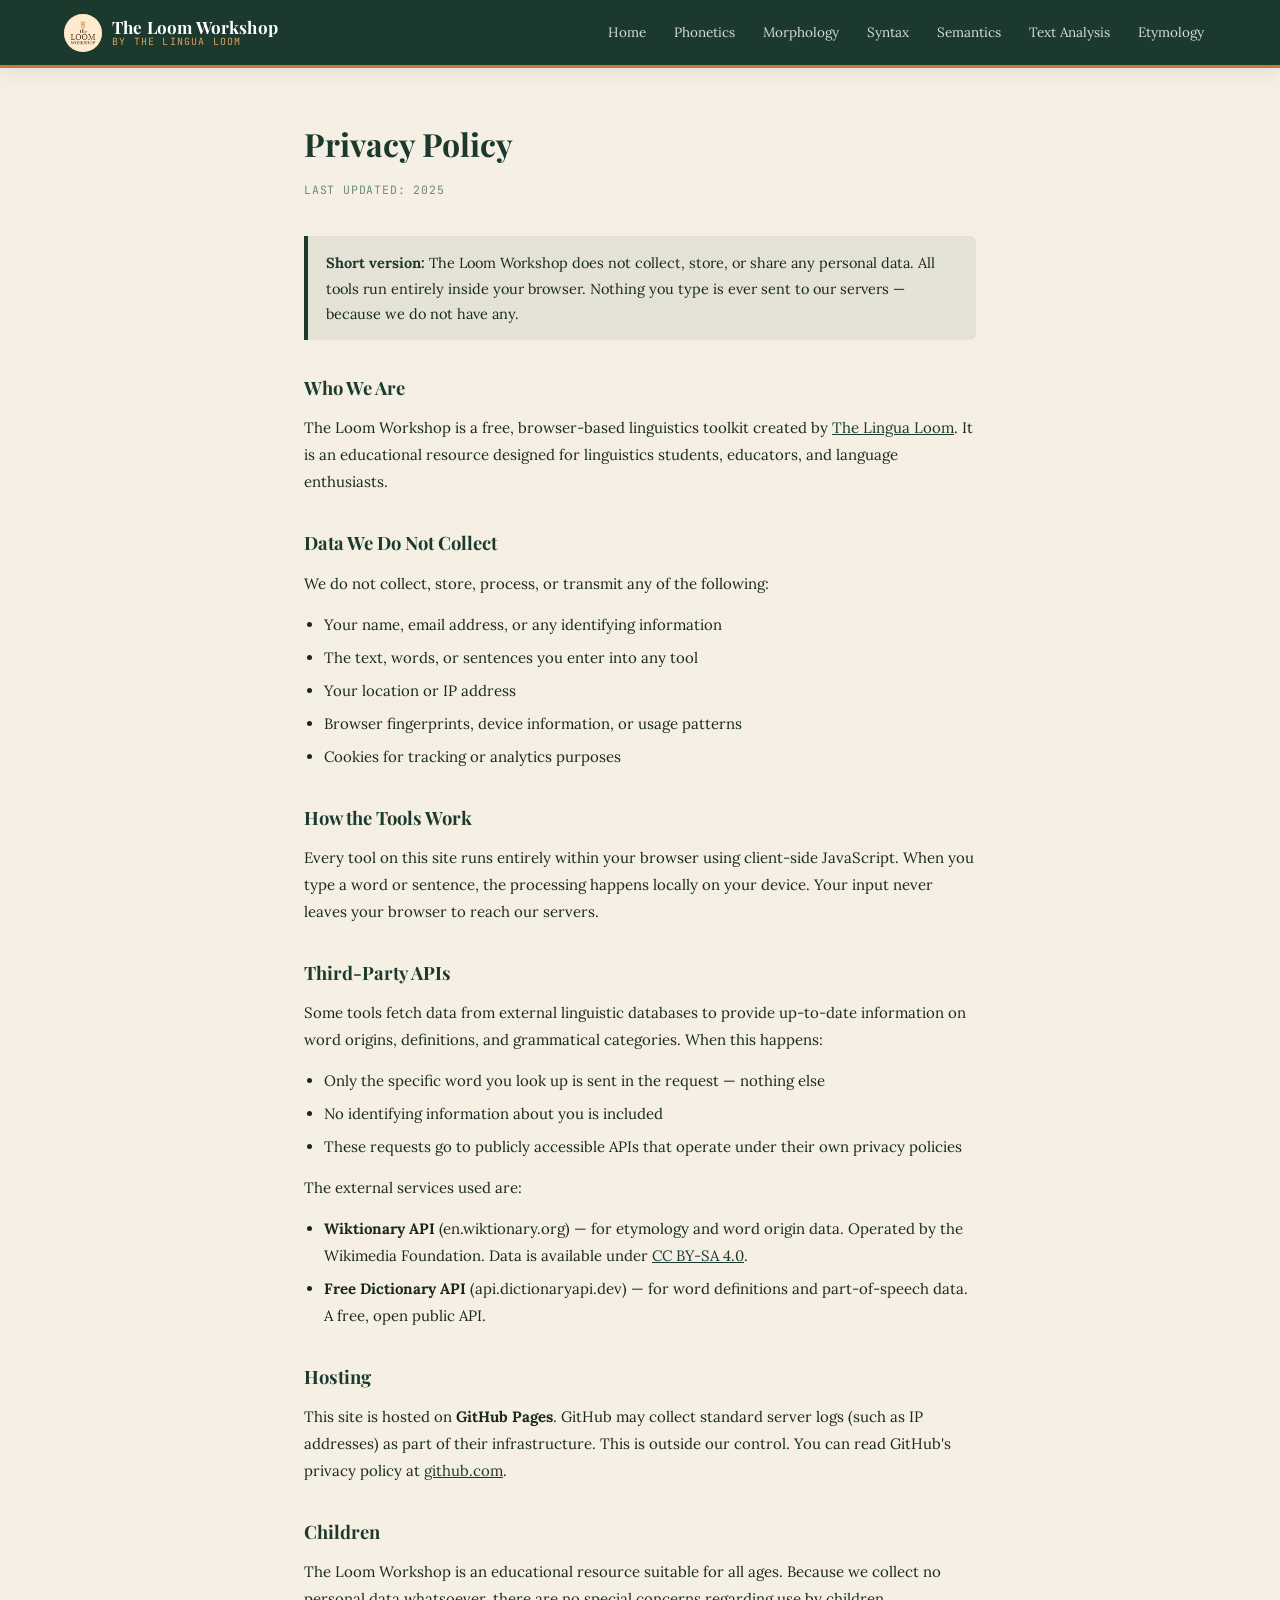
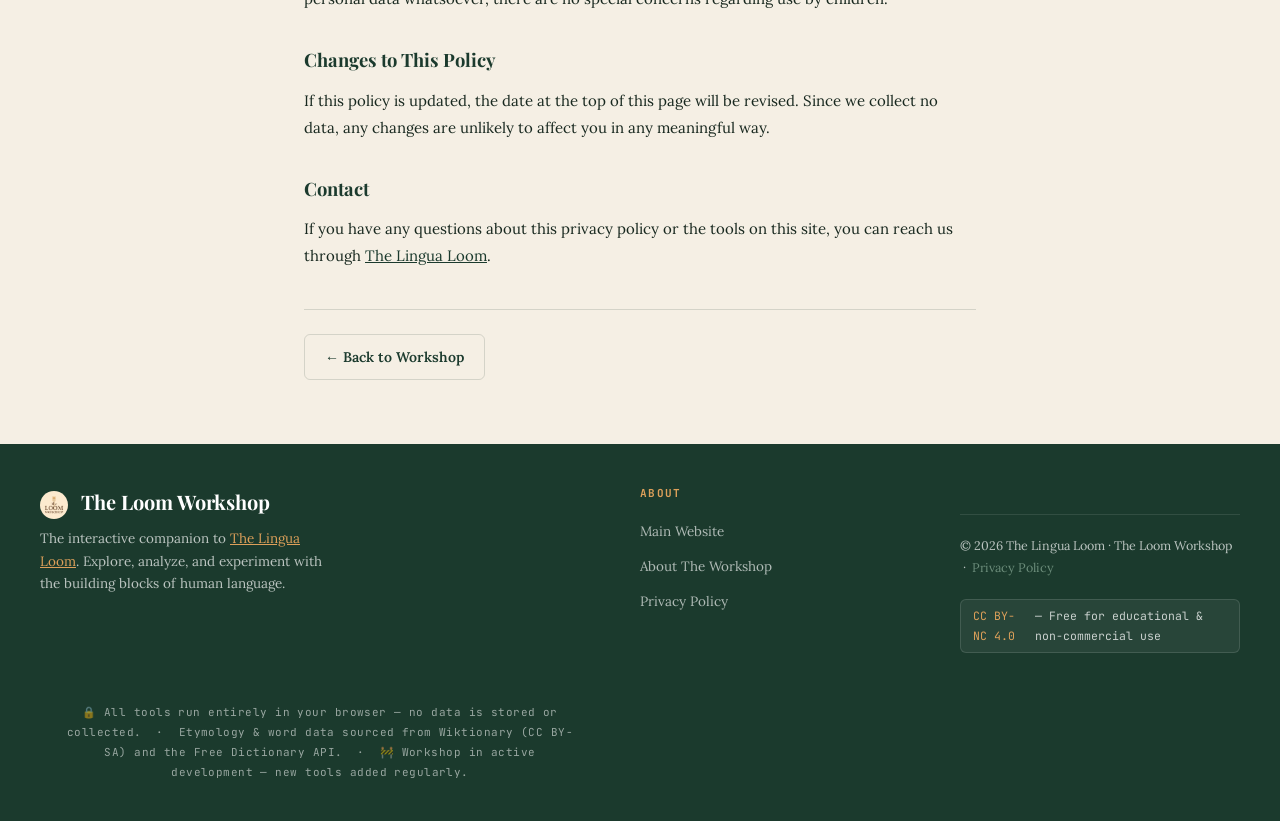
<file: privacy.html>
<!DOCTYPE html>
<html lang="en">
<head>
  <meta charset="UTF-8">
  <meta name="viewport" content="width=device-width, initial-scale=1.0">
  <link rel="icon" type="image/jpeg" href="favicon.jpg">
  <title>Privacy Policy | The Loom Workshop</title>
  <link rel="stylesheet" href="style.css">
  <style>
    .privacy-wrap {
      max-width: 720px;
      margin: 0 auto;
      padding: 48px 24px 64px;
    }
    .privacy-wrap h1 {
      font-family: var(--font-d);
      font-size: 2rem;
      color: var(--forest);
      margin-bottom: 8px;
    }
    .privacy-wrap .updated {
      font-family: var(--font-m);
      font-size: 11.5px;
      color: var(--muted);
      letter-spacing: 0.07em;
      text-transform: uppercase;
      margin-bottom: 36px;
      display: block;
    }
    .privacy-wrap h2 {
      font-family: var(--font-d);
      font-size: 1.15rem;
      color: var(--forest);
      margin: 32px 0 10px;
    }
    .privacy-wrap p {
      font-size: 15px;
      line-height: 1.8;
      color: var(--ink);
      margin-bottom: 14px;
    }
    .privacy-wrap ul {
      padding-left: 20px;
      margin-bottom: 14px;
    }
    .privacy-wrap ul li {
      font-size: 15px;
      line-height: 1.8;
      color: var(--ink);
      margin-bottom: 6px;
    }
    .privacy-wrap a { color: var(--forest); }
    .privacy-wrap .notice-box {
      background: rgba(27,58,45,.07);
      border-left: 4px solid var(--forest);
      border-radius: 0 var(--r-sm) var(--r-sm) 0;
      padding: 14px 18px;
      margin: 24px 0;
      font-size: 14.5px;
      color: var(--ink);
      line-height: 1.75;
    }
    .privacy-wrap .notice-box strong { color: var(--forest); }
  </style>
</head>
<body>
<div id="nav-placeholder"></div>
<main>
  <div class="privacy-wrap">

    <h1>Privacy Policy</h1>
    <span class="updated">Last updated: 2025</span>

    <div class="notice-box">
      <strong>Short version:</strong> The Loom Workshop does not collect, store, or share any personal data. All tools run entirely inside your browser. Nothing you type is ever sent to our servers — because we do not have any.
    </div>

    <h2>Who We Are</h2>
    <p>The Loom Workshop is a free, browser-based linguistics toolkit created by <a href="https://www.thelingualoom.com" target="_blank">The Lingua Loom</a>. It is an educational resource designed for linguistics students, educators, and language enthusiasts.</p>

    <h2>Data We Do Not Collect</h2>
    <p>We do not collect, store, process, or transmit any of the following:</p>
    <ul>
      <li>Your name, email address, or any identifying information</li>
      <li>The text, words, or sentences you enter into any tool</li>
      <li>Your location or IP address</li>
      <li>Browser fingerprints, device information, or usage patterns</li>
      <li>Cookies for tracking or analytics purposes</li>
    </ul>

    <h2>How the Tools Work</h2>
    <p>Every tool on this site runs entirely within your browser using client-side JavaScript. When you type a word or sentence, the processing happens locally on your device. Your input never leaves your browser to reach our servers.</p>

    <h2>Third-Party APIs</h2>
    <p>Some tools fetch data from external linguistic databases to provide up-to-date information on word origins, definitions, and grammatical categories. When this happens:</p>
    <ul>
      <li>Only the specific word you look up is sent in the request — nothing else</li>
      <li>No identifying information about you is included</li>
      <li>These requests go to publicly accessible APIs that operate under their own privacy policies</li>
    </ul>
    <p>The external services used are:</p>
    <ul>
      <li><strong>Wiktionary API</strong> (en.wiktionary.org) — for etymology and word origin data. Operated by the Wikimedia Foundation. Data is available under <a href="https://creativecommons.org/licenses/by-sa/4.0/" target="_blank">CC BY-SA 4.0</a>.</li>
      <li><strong>Free Dictionary API</strong> (api.dictionaryapi.dev) — for word definitions and part-of-speech data. A free, open public API.</li>
    </ul>

    <h2>Hosting</h2>
    <p>This site is hosted on <strong>GitHub Pages</strong>. GitHub may collect standard server logs (such as IP addresses) as part of their infrastructure. This is outside our control. You can read GitHub's privacy policy at <a href="https://docs.github.com/en/site-policy/privacy-policies/github-privacy-statement" target="_blank">github.com</a>.</p>

    <h2>Children</h2>
    <p>The Loom Workshop is an educational resource suitable for all ages. Because we collect no personal data whatsoever, there are no special concerns regarding use by children.</p>

    <h2>Changes to This Policy</h2>
    <p>If this policy is updated, the date at the top of this page will be revised. Since we collect no data, any changes are unlikely to affect you in any meaningful way.</p>

    <h2>Contact</h2>
    <p>If you have any questions about this privacy policy or the tools on this site, you can reach us through <a href="https://www.thelingualoom.com" target="_blank">The Lingua Loom</a>.</p>

    <div style="margin-top:40px;padding-top:24px;border-top:1px solid var(--border);">
      <a href="index.html" class="btn btn-outline">← Back to Workshop</a>
    </div>

  </div>
</main>
<div id="footer-placeholder"></div>
<script src="shared-ui.js"></script>
</body>
</html>
</file>
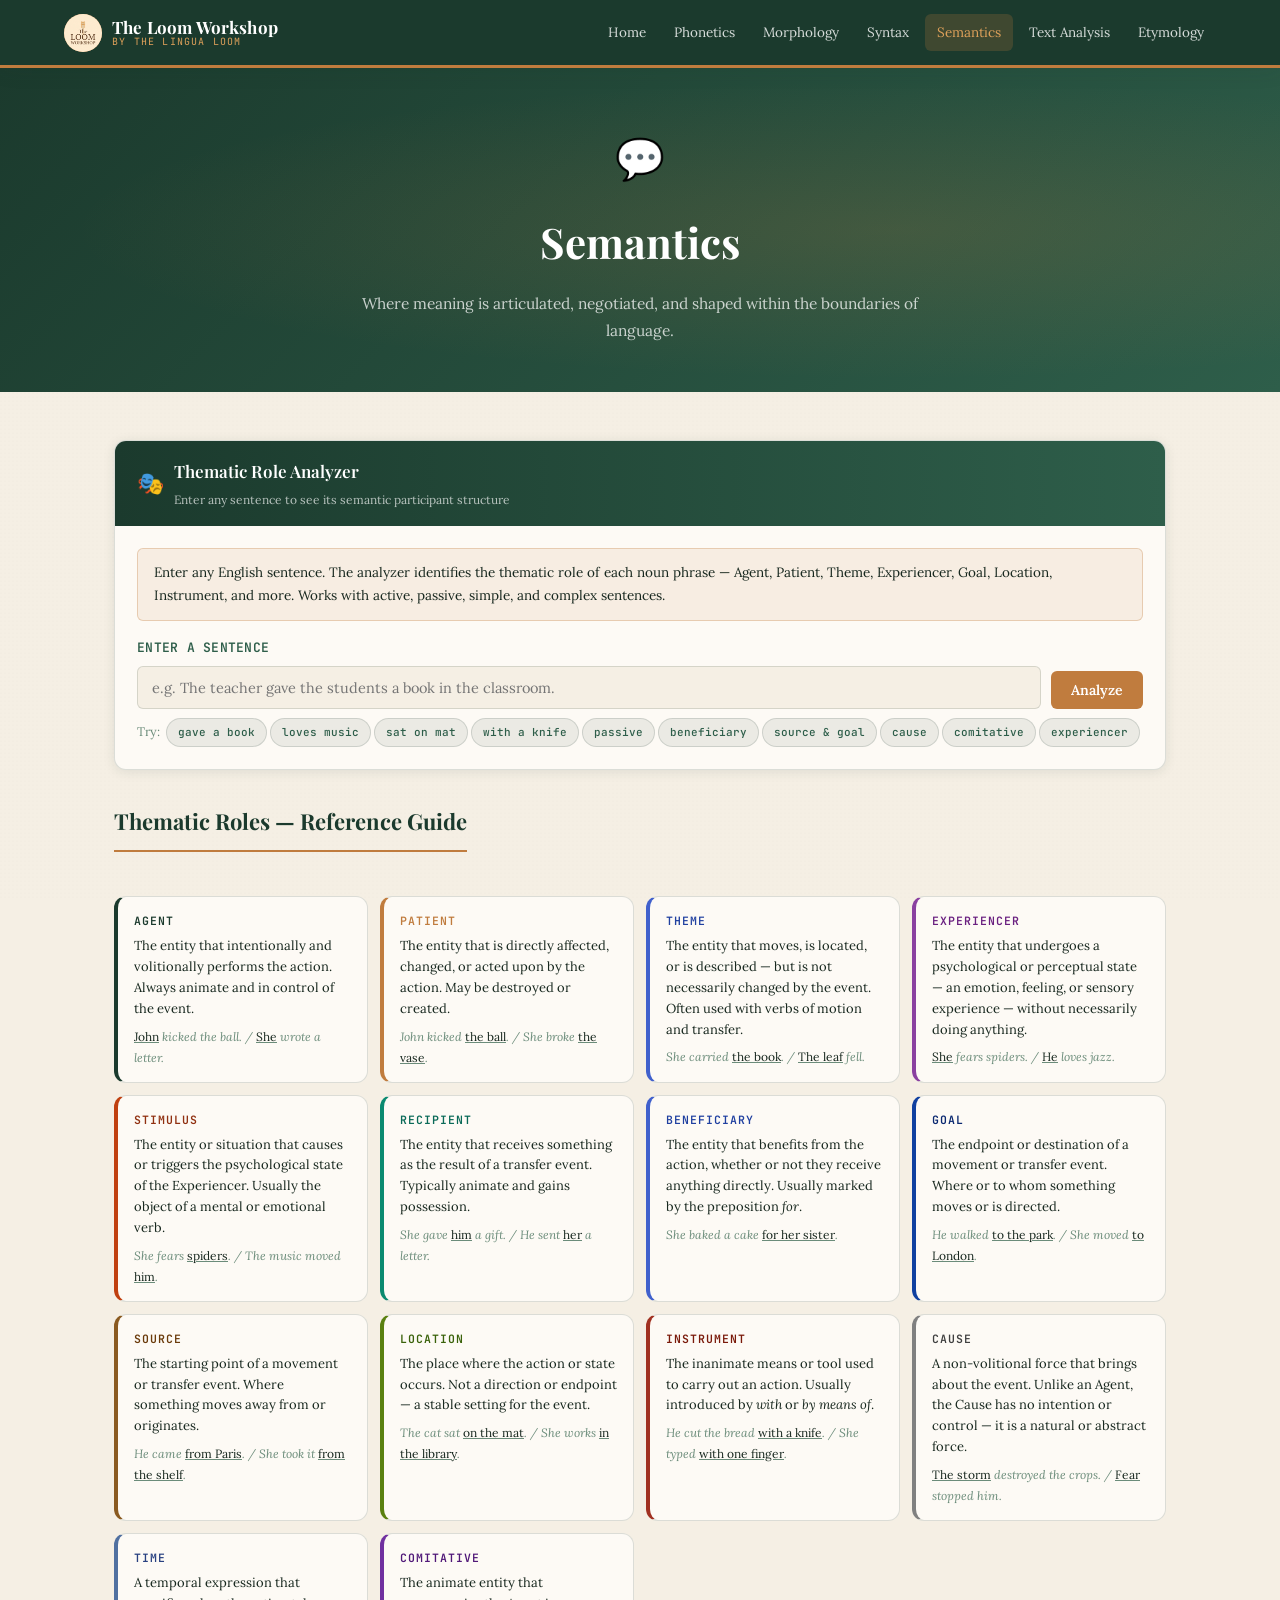
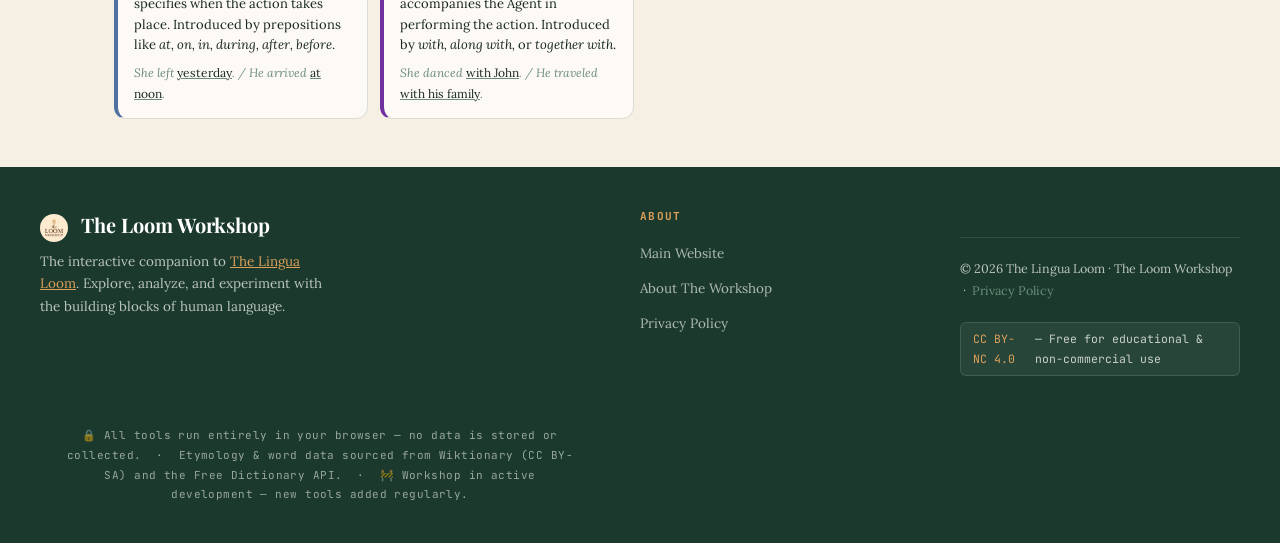
<file: semantics.html>
<!DOCTYPE html>
<html lang="en">
<head>
  <meta charset="UTF-8">
  <meta name="viewport" content="width=device-width, initial-scale=1.0">
  <link rel="icon" type="image/jpeg" href="favicon.jpg">
  <title>Semantics | The Loom Workshop</title>
  <link rel="stylesheet" href="style.css">
  <style>

    /* ── Sentence visualization ── */
    .sem-sentence {
      display: flex;
      flex-wrap: wrap;
      gap: 6px;
      align-items: flex-end;
      padding: 30px 16px 14px;
      background: var(--bg-card);
      border: 1.5px solid var(--border);
      border-radius: var(--r-sm);
      margin: 14px 0 18px;
      line-height: 1;
    }
    .sem-chunk {
      position: relative;
      display: inline-block;
      padding: 5px 10px;
      border-radius: 5px;
      font-family: var(--font-b);
      font-size: 1rem;
      margin-top: 18px;
      cursor: default;
      white-space: nowrap;
    }
    .sem-chunk-label {
      position: absolute;
      top: -17px;
      left: 50%;
      transform: translateX(-50%);
      font-family: var(--font-m);
      font-size: 8px;
      letter-spacing: 0.1em;
      text-transform: uppercase;
      white-space: nowrap;
      opacity: 0.85;
    }

    /* ── Role colour classes ── */
    .role-agent       { background:rgba(27,58,45,.13);  color:#1B3A2D; border-bottom:2.5px solid #1B3A2D; }
    .role-agent       .sem-chunk-label { color:#1B3A2D; }
    .role-patient     { background:rgba(192,124,62,.13); color:#8a4a10; border-bottom:2.5px solid #C07C3E; }
    .role-patient     .sem-chunk-label { color:#8a4a10; }
    .role-theme       { background:rgba(40,70,180,.10);  color:#2040a0; border-bottom:2.5px solid #4060cc; }
    .role-theme       .sem-chunk-label { color:#2040a0; }
    .role-experiencer { background:rgba(110,35,130,.10); color:#6a2080; border-bottom:2.5px solid #8a40a0; }
    .role-experiencer .sem-chunk-label { color:#6a2080; }
    .role-stimulus    { background:rgba(190,70,10,.10);  color:#903010; border-bottom:2.5px solid #c04010; }
    .role-stimulus    .sem-chunk-label { color:#903010; }
    .role-recipient   { background:rgba(10,110,90,.12);  color:#0a6a58; border-bottom:2.5px solid #0a8a70; }
    .role-recipient   .sem-chunk-label { color:#0a6a58; }
    .role-beneficiary { background:rgba(10,90,130,.10);  color:#0a5080; border-bottom:2.5px solid #1070a0; }
    .role-beneficiary .sem-chunk-label { color:#0a5080; }
    .role-goal        { background:rgba(10,40,110,.10);  color:#0a2870; border-bottom:2.5px solid #1040a0; }
    .role-goal        .sem-chunk-label { color:#0a2870; }
    .role-source      { background:rgba(110,60,10,.10);  color:#6a3a0a; border-bottom:2.5px solid #8a5a20; }
    .role-source      .sem-chunk-label { color:#6a3a0a; }
    .role-location    { background:rgba(60,100,10,.12);  color:#3a620a; border-bottom:2.5px solid #5a8010; }
    .role-location    .sem-chunk-label { color:#3a620a; }
    .role-instrument  { background:rgba(140,30,10,.10);  color:#7a1a0a; border-bottom:2.5px solid #a03020; }
    .role-instrument  .sem-chunk-label { color:#7a1a0a; }
    .role-cause       { background:rgba(70,70,70,.10);   color:#404040; border-bottom:2.5px solid #808080; }
    .role-cause       .sem-chunk-label { color:#404040; }
    .role-time        { background:rgba(40,70,120,.09);  color:#284080; border-bottom:2.5px solid #5070a0; }
    .role-time        .sem-chunk-label { color:#284080; }
    .role-comitative  { background:rgba(90,30,130,.10);  color:#501878; border-bottom:2.5px solid #7030a0; }
    .role-comitative  .sem-chunk-label { color:#501878; }
    .role-predicate   { background:rgba(0,0,0,.05);      color:#555;    border-bottom:2.5px dashed #aaa; }
    .role-predicate   .sem-chunk-label { color:#777; }

    /* ── Role table ── */
    .role-table {
      width: 100%;
      border-collapse: collapse;
      font-size: 13.5px;
    }
    .role-table th {
      text-align: left;
      font-family: var(--font-m);
      font-size: 10px;
      letter-spacing: 0.12em;
      text-transform: uppercase;
      color: var(--muted);
      padding: 6px 12px;
      border-bottom: 2px solid var(--border);
    }
    .role-table td {
      padding: 9px 12px;
      border-bottom: 1px solid var(--border);
      vertical-align: middle;
    }
    .role-table tr:last-child td { border-bottom: none; }
    .role-pill {
      display: inline-block;
      padding: 3px 11px;
      border-radius: 12px;
      font-family: var(--font-m);
      font-size: 10.5px;
      font-weight: 600;
      white-space: nowrap;
    }
    .phrase-cell {
      font-family: var(--font-b);
      font-style: italic;
      font-size: 14px;
    }
    .def-cell {
      font-size: 12.5px;
      color: var(--muted);
      line-height: 1.5;
    }

    /* ── Passive badge ── */
    .passive-badge {
      font-family: var(--font-m);
      font-size: 10.5px;
      background: rgba(192,124,62,.12);
      color: var(--copper);
      border: 1px solid var(--copper-lt);
      border-radius: 12px;
      padding: 2px 10px;
      margin-left: 8px;
      vertical-align: middle;
    }

    /* ── Guide grid ── */
    .guide-grid {
      display: grid;
      grid-template-columns: repeat(auto-fill, minmax(240px, 1fr));
      gap: 12px;
      margin-top: 16px;
    }
    .guide-card {
      background: var(--bg-card);
      border: 1.5px solid var(--border);
      border-radius: var(--r);
      padding: 14px 16px;
      border-left: 4px solid var(--forest);
    }
    .guide-card.copper { border-left-color: var(--copper); }
    .guide-card.blue   { border-left-color: #4060cc; }
    .guide-card.teal   { border-left-color: #0a8a70; }
    .guide-card.navy   { border-left-color: #1040a0; }
    .guide-card.brown  { border-left-color: #8a5a20; }
    .guide-card.olive  { border-left-color: #5a8010; }
    .guide-card.crimson{ border-left-color: #a03020; }
    .guide-card.gray   { border-left-color: #808080; }
    .guide-card.steel  { border-left-color: #5070a0; }
    .guide-card.violet { border-left-color: #7030a0; }
    .guide-card.purple { border-left-color: #8a40a0; }
    .guide-card.orange { border-left-color: #c04010; }
    .guide-card h3 {
      font-family: var(--font-m);
      font-size: 11.5px;
      font-weight: 600;
      text-transform: uppercase;
      letter-spacing: 0.09em;
      color: var(--forest);
      margin-bottom: 5px;
    }
    .guide-card.copper h3 { color: var(--copper); }
    .guide-card.blue   h3 { color: #2040a0; }
    .guide-card.teal   h3 { color: #0a6a58; }
    .guide-card.navy   h3 { color: #0a2870; }
    .guide-card.brown  h3 { color: #6a3a0a; }
    .guide-card.olive  h3 { color: #3a620a; }
    .guide-card.crimson h3{ color: #7a1a0a; }
    .guide-card.gray   h3 { color: #404040; }
    .guide-card.steel  h3 { color: #284080; }
    .guide-card.violet h3 { color: #501878; }
    .guide-card.purple h3 { color: #6a2080; }
    .guide-card.orange h3 { color: #903010; }
    .guide-card p { font-size: 13px; color: var(--ink); line-height: 1.6; margin-bottom: 6px; }
    .guide-ex-tag {
      font-size: 12px;
      color: var(--muted);
      font-family: var(--font-b);
      font-style: italic;
      display: block;
      margin-top: 4px;
    }
    .guide-ex-tag em {
      font-style: normal;
      text-decoration: underline;
      text-decoration-color: var(--muted);
      color: var(--ink);
    }

    /* ── Loading ── */
    .sem-loading {
      display: flex;
      align-items: center;
      gap: 10px;
      padding: 16px;
      font-size: 13.5px;
      color: var(--muted);
      font-style: italic;
    }
    .spin {
      width: 16px; height: 16px;
      border: 2px solid var(--border);
      border-top-color: var(--forest);
      border-radius: 50%;
      animation: spin 0.7s linear infinite;
      flex-shrink: 0;
    }
    @keyframes spin { to { transform: rotate(360deg); } }

    @media (max-width: 600px) {
      .sem-chunk { font-size: 0.88rem; padding: 4px 7px; }
      .role-table td, .role-table th { padding: 7px 8px; font-size: 12.5px; }
      .def-cell { display: none; }
    }
  </style>
</head>
<body>
<div id="nav-placeholder"></div>
<main>

  <div class="page-hero">
    <span class="page-hero-icon">💬</span>
    <h1>Semantics</h1>
    <p>Where meaning is articulated, negotiated, and shaped within the boundaries of language.</p>
  </div>

  <div class="section">

    <!-- ══ TOOL ══ -->
    <div class="tool-card" style="margin-bottom:32px;">
      <div class="tool-card-header">
        <span class="icon">🎭</span>
        <div>
          <h2>Thematic Role Analyzer</h2>
          <p>Enter any sentence to see its semantic participant structure</p>
        </div>
      </div>
      <div class="tool-card-body">

        <div class="notice">
          Enter any English sentence. The analyzer identifies the thematic role of each noun phrase — Agent, Patient, Theme, Experiencer, Goal, Location, Instrument, and more. Works with active, passive, simple, and complex sentences.
        </div>

        <div style="display:grid;grid-template-columns:1fr auto;gap:10px;align-items:end;margin-top:14px;">
          <div class="input-group" style="margin:0;">
            <label>Enter a Sentence</label>
            <input type="text" id="semIn"
              placeholder="e.g. The teacher gave the students a book in the classroom."
              style="font-size:14.5px;"
              autocorrect="off" autocapitalize="none" spellcheck="false"
              onkeydown="if(event.key==='Enter') runSem()">
          </div>
          <button class="btn btn-primary" id="semBtn" onclick="runSem()">Analyze</button>
        </div>

        <p style="font-size:12.5px;color:var(--muted);margin-top:9px;">
          Try:&nbsp;
          <span class="tag" style="cursor:pointer;font-size:11px;" onclick="qLoad('The teacher gave the students a book.')">gave a book</span>
          <span class="tag" style="cursor:pointer;font-size:11px;" onclick="qLoad('She loves music.')">loves music</span>
          <span class="tag" style="cursor:pointer;font-size:11px;" onclick="qLoad('The cat sat on the mat.')">sat on mat</span>
          <span class="tag" style="cursor:pointer;font-size:11px;" onclick="qLoad('He cut the bread with a knife.')">with a knife</span>
          <span class="tag" style="cursor:pointer;font-size:11px;" onclick="qLoad('The window was broken by the child.')">passive</span>
          <span class="tag" style="cursor:pointer;font-size:11px;" onclick="qLoad('She baked a cake for her sister.')">beneficiary</span>
          <span class="tag" style="cursor:pointer;font-size:11px;" onclick="qLoad('John traveled from London to Paris.')">source &amp; goal</span>
          <span class="tag" style="cursor:pointer;font-size:11px;" onclick="qLoad('The storm destroyed the city.')">cause</span>
          <span class="tag" style="cursor:pointer;font-size:11px;" onclick="qLoad('She danced with Maria at the festival.')">comitative</span>
          <span class="tag" style="cursor:pointer;font-size:11px;" onclick="qLoad('The child fears the dark.')">experiencer</span>
        </p>

        <div class="result-box" id="semRes" style="margin-top:16px;"></div>

      </div>
    </div>

    <!-- ══ GUIDE ══ -->
    <h2 class="section-title">Thematic Roles — Reference Guide</h2>
    <div class="guide-grid">

      <div class="guide-card">
        <h3>Agent</h3>
        <p>The entity that intentionally and volitionally performs the action. Always animate and in control of the event.</p>
        <span class="guide-ex-tag"><em>John</em> kicked the ball. / <em>She</em> wrote a letter.</span>
      </div>

      <div class="guide-card copper">
        <h3>Patient</h3>
        <p>The entity that is directly affected, changed, or acted upon by the action. May be destroyed or created.</p>
        <span class="guide-ex-tag">John kicked <em>the ball</em>. / She broke <em>the vase</em>.</span>
      </div>

      <div class="guide-card blue">
        <h3>Theme</h3>
        <p>The entity that moves, is located, or is described — but is not necessarily changed by the event. Often used with verbs of motion and transfer.</p>
        <span class="guide-ex-tag">She carried <em>the book</em>. / <em>The leaf</em> fell.</span>
      </div>

      <div class="guide-card purple">
        <h3>Experiencer</h3>
        <p>The entity that undergoes a psychological or perceptual state — an emotion, feeling, or sensory experience — without necessarily doing anything.</p>
        <span class="guide-ex-tag"><em>She</em> fears spiders. / <em>He</em> loves jazz.</span>
      </div>

      <div class="guide-card orange">
        <h3>Stimulus</h3>
        <p>The entity or situation that causes or triggers the psychological state of the Experiencer. Usually the object of a mental or emotional verb.</p>
        <span class="guide-ex-tag">She fears <em>spiders</em>. / The music moved <em>him</em>.</span>
      </div>

      <div class="guide-card teal">
        <h3>Recipient</h3>
        <p>The entity that receives something as the result of a transfer event. Typically animate and gains possession.</p>
        <span class="guide-ex-tag">She gave <em>him</em> a gift. / He sent <em>her</em> a letter.</span>
      </div>

      <div class="guide-card blue">
        <h3>Beneficiary</h3>
        <p>The entity that benefits from the action, whether or not they receive anything directly. Usually marked by the preposition <em>for</em>.</p>
        <span class="guide-ex-tag">She baked a cake <em>for her sister</em>.</span>
      </div>

      <div class="guide-card navy">
        <h3>Goal</h3>
        <p>The endpoint or destination of a movement or transfer event. Where or to whom something moves or is directed.</p>
        <span class="guide-ex-tag">He walked <em>to the park</em>. / She moved <em>to London</em>.</span>
      </div>

      <div class="guide-card brown">
        <h3>Source</h3>
        <p>The starting point of a movement or transfer event. Where something moves away from or originates.</p>
        <span class="guide-ex-tag">He came <em>from Paris</em>. / She took it <em>from the shelf</em>.</span>
      </div>

      <div class="guide-card olive">
        <h3>Location</h3>
        <p>The place where the action or state occurs. Not a direction or endpoint — a stable setting for the event.</p>
        <span class="guide-ex-tag">The cat sat <em>on the mat</em>. / She works <em>in the library</em>.</span>
      </div>

      <div class="guide-card crimson">
        <h3>Instrument</h3>
        <p>The inanimate means or tool used to carry out an action. Usually introduced by <em>with</em> or <em>by means of</em>.</p>
        <span class="guide-ex-tag">He cut the bread <em>with a knife</em>. / She typed <em>with one finger</em>.</span>
      </div>

      <div class="guide-card gray">
        <h3>Cause</h3>
        <p>A non-volitional force that brings about the event. Unlike an Agent, the Cause has no intention or control — it is a natural or abstract force.</p>
        <span class="guide-ex-tag"><em>The storm</em> destroyed the crops. / <em>Fear</em> stopped him.</span>
      </div>

      <div class="guide-card steel">
        <h3>Time</h3>
        <p>A temporal expression that specifies when the action takes place. Introduced by prepositions like <em>at, on, in, during, after, before</em>.</p>
        <span class="guide-ex-tag">She left <em>yesterday</em>. / He arrived <em>at noon</em>.</span>
      </div>

      <div class="guide-card violet">
        <h3>Comitative</h3>
        <p>The animate entity that accompanies the Agent in performing the action. Introduced by <em>with, along with,</em> or <em>together with</em>.</p>
        <span class="guide-ex-tag">She danced <em>with John</em>. / He traveled <em>with his family</em>.</span>
      </div>

    </div>
  </div>
</main>
<div id="footer-placeholder"></div>
<script src="shared-ui.js"></script>
<script>
'use strict';

/* ═══════════════════════════════════════════
   DATA
═══════════════════════════════════════════ */

var MODALS   = new Set(['will','would','shall','should','can','could','may','might','must','ought','need','dare']);
var HAVE_AUX = new Set(['have','has','had','having']);
var BE_FORMS = new Set(['be','am','is','are','was','were','been','being']);
var DO_FORMS = new Set(['do','does','did']);
var ALL_AUX  = new Set(['will','would','shall','should','can','could','may','might','must','ought','need','dare',
                        'have','has','had','having','be','am','is','are','was','were','been','being',
                        'do','does','did','going','get','gets','got','gotten']);

var IRREG = {
  'was':'be','were':'be','been':'be','is':'be','are':'be','am':'be','being':'be',
  'had':'have','has':'have','having':'have',
  'did':'do','done':'do',
  'went':'go','gone':'go',
  'came':'come',
  'saw':'see','seen':'see',
  'heard':'hear',
  'knew':'know','known':'know',
  'felt':'feel',
  'thought':'think',
  'said':'say',
  'told':'tell',
  'gave':'give','given':'give',
  'took':'take','taken':'take',
  'brought':'bring',
  'sent':'send',
  'bought':'buy',
  'sold':'sell',
  'found':'find',
  'made':'make',
  'kept':'keep',
  'ran':'run',
  'flew':'fly','flown':'fly',
  'drove':'drive','driven':'drive',
  'wrote':'write','written':'write',
  'broke':'break','broken':'break',
  'built':'build',
  'fell':'fall','fallen':'fall',
  'rose':'rise','risen':'rise',
  'got':'get','gotten':'get',
  'sat':'sit',
  'stood':'stand',
  'put':'put','cut':'cut','hit':'hit','let':'let','set':'set','hurt':'hurt','read':'read','bid':'bid',
  'chose':'choose','chosen':'choose',
  'wore':'wear','worn':'wear',
  'ate':'eat','eaten':'eat',
  'drank':'drink','drunk':'drink',
  'swam':'swim','swum':'swim',
  'taught':'teach',
  'caught':'catch',
  'fought':'fight',
  'left':'leave',
  'led':'lead',
  'held':'hold',
  'met':'meet',
  'lost':'lose',
  'won':'win',
  'paid':'pay',
  'laid':'lay',
  'grew':'grow','grown':'grow',
  'threw':'throw','thrown':'throw',
  'drew':'draw','drawn':'draw',
  'spoke':'speak','spoken':'speak',
  'bore':'bear','born':'bear','borne':'bear',
  'shook':'shake','shaken':'shake',
  'woke':'wake','woken':'wake',
  'began':'begin','begun':'begin',
  'rang':'ring','rung':'ring',
  'sang':'sing','sung':'sing',
  'tore':'tear','torn':'tear',
  'froze':'freeze','frozen':'freeze',
  'rode':'ride','ridden':'ride',
  'hid':'hide','hidden':'hide',
  'bit':'bite','bitten':'bite',
  'lit':'light',
  'slid':'slide',
  'spread':'spread',
  'lent':'lend',
  'bent':'bend',
  'spent':'spend',
  'slept':'sleep',
  'wept':'weep',
  'crept':'creep',
  'swept':'sweep',
  'dealt':'deal',
  'meant':'mean',
  'leapt':'leap',
  'shone':'shine',
  'struck':'strike','stricken':'strike',
  'spun':'spin',
  'sped':'speed',
};

var PSYCH_VERBS = new Set([
  'love','hate','like','dislike','enjoy','fear','dread','adore','cherish',
  'despise','loathe','envy','appreciate','regret','resent','admire',
  'respect','pity','miss','need','want','desire','prefer','wish','hope',
  'expect','believe','think','know','understand','realize','recognize',
  'remember','forget','mind','care','see','hear','smell','taste','feel',
  'perceive','sense','notice','wonder','doubt','trust','suspect',
  'concern','bother','surprise','amaze','please','upset','excite',
  'bore','interest','fascinate','disturb','frighten','scare','worry',
  'annoy','irritate','confuse','shock','thrill','disappoint','satisfy',
  'embarrass','amuse','attract','delight','horrify','comfort','reassure',
  'impress','intrigue','puzzle','alarm','overwhelm','inspire','enthuse',
]);

var MOTION_VERBS = new Set([
  'go','come','move','travel','walk','run','fly','drive','swim','jump',
  'fall','rise','return','arrive','depart','leave','enter','exit',
  'approach','reach','cross','pass','rush','hurry','stroll','wander',
  'climb','descend','ascend','drop','sink','float','drift','roll',
  'slide','slip','crawl','march','flee','escape','advance','retreat',
  'proceed','follow','chase','pursue','race','sprint','jog','ride',
  'sail','row','glide','soar','plunge','tumble','bounce','meander','roam',
]);

var TRANSFER_VERBS = new Set([
  'give','send','offer','bring','take','carry','deliver','pass','hand',
  'show','teach','pay','sell','buy','lend','borrow','rent','provide',
  'supply','donate','award','grant','assign','distribute','share',
  'transfer','ship','dispatch','mail','submit','present','fetch',
  'collect','throw','toss','fling','loan','advance','withdraw',
  'deposit','forward','return','restore',
]);

var COMM_VERBS = new Set([
  'say','tell','speak','talk','ask','answer','reply','write','read',
  'announce','declare','explain','describe','mention','suggest',
  'recommend','warn','promise','threaten','order','request','inform',
  'notify','report','discuss','argue','debate','complain','advise',
  'instruct','command','confess','admit','deny','claim','assert',
  'state','express','communicate','whisper','shout','cry','scream',
  'yell','mutter','mumble','respond','address','quote','comment',
  'remark','define','call','repeat','confirm','acknowledge',
  'question','challenge','convince','persuade','urge','insist',
  'demand','plead','beg','describe','narrate',
]);

var CREATE_VERBS = new Set([
  'make','create','build','construct','produce','manufacture','design',
  'write','paint','draw','compose','invent','develop','generate',
  'form','shape','forge','craft','prepare','cook','bake','brew',
  'assemble','establish','found','organize','arrange','plan',
  'knit','sew','weave','carve','sculpt','mold','print','record',
  'film','photograph','publish','launch','open',
]);

var DESTROY_VERBS = new Set([
  'break','destroy','demolish','ruin','damage','harm','hurt','kill',
  'murder','eliminate','remove','erase','burn','cut','tear',
  'smash','crush','shatter','split','crack','snap','wreck','devastate',
  'dismantle','collapse','dissolve','attack','hit','strike','punch',
  'kick','wound','injure','shoot','stab','bomb','slash','chop','bite',
]);

var STATE_VERBS = new Set([
  'be','seem','appear','become','remain','stay','look','sound','keep',
  'continue','stand','sit','lie','exist','occur','happen','consist',
  'contain','include','involve','comprise','belong','own','possess',
  'have','hold','lack','resemble','differ','equal','matter','weigh',
  'measure','cost','last','need','require','deserve',
]);

var ALL_VERBS = new Set([
  'use','change','open','close','turn','start','stop','finish','try',
  'help','work','play','eat','drink','sleep','wake','clean','wash',
  'fix','repair','find','lose','win','beat','defeat','protect','save',
  'lift','hold','grab','pick','place','push','pull','press',
  'catch','touch','lock','unlock','sign','mark','call','meet','join',
  'test','check','measure','count','search','watch','listen','observe',
  'examine','study','learn','practice','perform','act','sing','dance',
  'exercise','train','serve','operate','function','lead','guide',
  'direct','control','manage','handle','deal','solve','decide','choose',
  'accept','reject','approve','refuse','agree','disagree','connect',
  'separate','divide','combine','mix','grow','expand','increase',
  'decrease','improve','succeed','fail','wait','rest','relax',
  'stretch','bend','fold','wrap','cover','hide','reveal','discover',
  'imagine','consider','suppose','assume','conclude','prove',
]);

// merge all into one big set for lookup
var ALL_KNOWN = (function() {
  var s = new Set();
  [PSYCH_VERBS, MOTION_VERBS, TRANSFER_VERBS, COMM_VERBS,
   CREATE_VERBS, DESTROY_VERBS, STATE_VERBS, ALL_VERBS].forEach(function(vs) {
    vs.forEach(function(v) { s.add(v); });
  });
  return s;
}());

var CAUSE_SUBJ = new Set([
  'earthquake','storm','tornado','hurricane','typhoon','cyclone','flood',
  'drought','famine','fire','explosion','blast','crash','disease','virus',
  'bacteria','infection','illness','fever','cancer','pandemic','epidemic',
  'heat','cold','frost','ice','snow','rain','wind','lightning','thunder',
  'wave','tide','tsunami','erosion','gravity','force','pressure',
  'radiation','poison','toxin','gas','smoke','pollution','contamination',
  'war','conflict','crisis','accident','disaster','recession','depression',
  'fear','stress','anxiety','shock','grief','anger','fate','chance','luck',
  'weight','time','age','darkness','light','noise','pain','cold','heat',
]);

var PERSON_WORDS = new Set([
  'man','woman','child','boy','girl','person','people','individual',
  'friend','enemy','stranger','colleague','partner','companion',
  'teacher','student','doctor','nurse','worker','boss','employee',
  'parent','mother','father','sister','brother','son','daughter',
  'husband','wife','uncle','aunt','nephew','niece','cousin','relative',
  'officer','soldier','guard','player','captain','leader','member',
  'neighbor','client','customer','passenger','resident','citizen',
  'him','her','them','me','us','you','someone','anyone','everyone',
  'nobody','somebody','anybody','himself','herself','themselves',
  'yourself','myself','ourselves','one','another',
]);

var TIME_WORDS = new Set([
  'morning','afternoon','evening','night','midnight','noon','dawn','dusk',
  'day','week','month','year','decade','century','era','age','period',
  'moment','second','minute','hour','instant','while','time',
  'yesterday','today','tomorrow','now','then','soon','recently',
  'monday','tuesday','wednesday','thursday','friday','saturday','sunday',
  'january','february','march','april','may','june','july','august',
  'september','october','november','december',
  'spring','summer','autumn','fall','winter','season',
]);

var DETS = new Set([
  'the','a','an','this','that','these','those','my','your','his',
  'her','its','our','their','some','any','each','every','all','no',
]);

var SUBJ_PRONS = new Set(['i','you','he','she','it','we','they']);
var OBJ_PRONS  = new Set(['me','him','her','us','them','you','it','whom']);

var MULTI_PREPS = [
  'because of','out of','away from','along with','together with',
  'accompanied by','on behalf of','as a result of','on account of',
  'owing to','due to','thanks to','in front of','on top of',
  'next to','by means of','aside from','apart from','instead of',
  'in addition to','in spite of','with regard to',
];

var LOC_PREPS  = new Set(['in','on','at','near','beside','by','between','among','above','below','under','beneath','over','across','behind','before','around','inside','outside','within','throughout','along','upon','next to','in front of','on top of','underneath','opposite','against']);
var GOAL_PREPS = new Set(['to','into','onto','toward','towards']);
var SRC_PREPS  = new Set(['from','out of','off','away from']);
var BEN_PREPS  = new Set(['for','on behalf of']);
var CAUSE_PREPS= new Set(['because of','due to','owing to','as a result of','on account of','thanks to']);
var COM_PREPS  = new Set(['with','along with','together with','accompanied by']);
var TIME_PREPS = new Set(['during','after','before','since','until','while','when','following','upon']);
var TRANSPORT  = new Set(['car','bus','train','plane','boat','ship','taxi','bike','bicycle','motorcycle','foot','hand','air','sea','rail','road','ferry','helicopter','subway','metro']);

/* ═══════════════════════════════════════════
   LEMMATIZER
═══════════════════════════════════════════ */
function lemma(word) {
  var w = word.toLowerCase().replace(/[^a-z']/g, '');
  if (IRREG[w]) return IRREG[w];
  if (w.endsWith('ies') && w.length > 4) return w.slice(0,-3)+'y';
  if (w.endsWith('ves') && w.length > 4) return w.slice(0,-3)+'f';
  if (w.endsWith('ing') && w.length > 6) {
    var st = w.slice(0,-3);
    if (st.length > 2 && st[st.length-1]===st[st.length-2]) return st.slice(0,-1);
    return st;
  }
  if (w.endsWith('ed') && w.length > 5) {
    var st = w.slice(0,-2);
    if (st.length > 2 && st[st.length-1]===st[st.length-2]) return st.slice(0,-1);
    if (st.endsWith('i')) return st.slice(0,-1)+'y';
    return st;
  }
  if (w.endsWith('es') && w.length > 4 && !w.match(/[aeiouy]es$/)) return w.slice(0,-2);
  if (w.endsWith('s') && w.length > 3 && !w.endsWith('ss')) return w.slice(0,-1);
  return w;
}

/* ═══════════════════════════════════════════
   VERB CLASSIFIER
═══════════════════════════════════════════ */
function classifyVerb(lem) {
  if (PSYCH_VERBS.has(lem))    return 'psych';
  if (MOTION_VERBS.has(lem))   return 'motion';
  if (TRANSFER_VERBS.has(lem)) return 'transfer';
  if (COMM_VERBS.has(lem))     return 'comm';
  if (CREATE_VERBS.has(lem))   return 'create';
  if (DESTROY_VERBS.has(lem))  return 'destroy';
  if (STATE_VERBS.has(lem))    return 'state';
  return 'action';
}

function classifyFromDef(def) {
  if (!def) return 'action';
  var d = def.toLowerCase();
  if (/move|travel|walk|fly|arrive|depart|journey/.test(d))        return 'motion';
  if (/give|send|transfer|deliver|provide|supply|convey/.test(d))  return 'transfer';
  if (/say|speak|tell|communicate|express|describe|inform/.test(d)) return 'comm';
  if (/create|make|build|produce|construct|form|craft/.test(d))    return 'create';
  if (/destroy|break|damage|harm|hurt|kill|eliminate/.test(d))     return 'destroy';
  if (/feel|perceive|experience|emotion|mental|sense|love/.test(d)) return 'psych';
  if (/remain|stay|be|exist|continue|state|consist/.test(d))       return 'state';
  return 'action';
}

/* ═══════════════════════════════════════════
   PASSIVE DETECTION
═══════════════════════════════════════════ */
function isPassive(tokens) {
  for (var i = 0; i < tokens.length - 1; i++) {
    var t = tokens[i].toLowerCase();
    if (!BE_FORMS.has(t)) continue;
    for (var j = i+1; j < Math.min(i+5, tokens.length); j++) {
      var w  = tokens[j].toLowerCase();
      var wl = lemma(w);
      if (/^(not|n't|never|just|already|also|even|really|still)$/.test(w)) continue;
      if (ALL_KNOWN.has(wl) && (w.endsWith('ed') || w.endsWith('en') || w.endsWith('t') || IRREG[w])) return true;
      break;
    }
  }
  return false;
}

/* ═══════════════════════════════════════════
   FIND MAIN VERB
═══════════════════════════════════════════ */
var SKIP_FIRST = new Set(['the','a','an','this','that','these','those','my','your','his','her','its','our','their','i','you','he','she','it','we','they','here','there','not','no']);

function findVerb(tokens) {
  var auxStart = -1;
  var verbIdx  = -1;
  var verbLem  = '';

  for (var i = 0; i < tokens.length; i++) {
    var t  = tokens[i];
    var lo = t.toLowerCase().replace(/[^a-z']/g,'');
    var wl = lemma(lo);

    if (ALL_AUX.has(lo) || ALL_AUX.has(wl)) {
      if (auxStart === -1) auxStart = i;
      continue;
    }

    if (SKIP_FIRST.has(lo) && i === 0) continue;

    var known     = ALL_KNOWN.has(wl) || ALL_KNOWN.has(lo);
    var inflected = lo.endsWith('ed') || lo.endsWith('ing');
    var afterAux  = auxStart !== -1;
    var notPrep   = !isPrep(lo);
    var notDet    = !DETS.has(lo);
    var notPron   = !SUBJ_PRONS.has(lo);

    if (notDet && notPrep && (known || afterAux || (inflected && i > 0))) {
      verbIdx = i;
      verbLem = wl;
      break;
    }
  }

  // fallback: first word in any verb list
  if (verbIdx === -1) {
    for (var i = 1; i < tokens.length; i++) {
      var lo = tokens[i].toLowerCase().replace(/[^a-z']/g,'');
      var wl = lemma(lo);
      if (ALL_KNOWN.has(wl) || ALL_KNOWN.has(lo)) {
        verbIdx = i; verbLem = wl;
        if (auxStart === -1) auxStart = i;
        break;
      }
    }
  }

  if (verbIdx === -1) return null;
  if (auxStart === -1 || auxStart >= verbIdx) auxStart = verbIdx;
  return { idx: verbIdx, auxStart: auxStart, lem: verbLem };
}

/* ═══════════════════════════════════════════
   PREPOSITION HELPERS
═══════════════════════════════════════════ */
function isPrep(w) {
  return LOC_PREPS.has(w)||GOAL_PREPS.has(w)||SRC_PREPS.has(w)||
         BEN_PREPS.has(w)||CAUSE_PREPS.has(w)||COM_PREPS.has(w)||
         TIME_PREPS.has(w)||w==='of'||w==='about'||w==='like'||w==='than'||w==='as'||w==='by'||w==='through'||w==='via'||w==='using';
}

function findNextPrep(tokens, start) {
  for (var i = start; i < tokens.length; i++) {
    var lo = tokens[i].toLowerCase();
    // check multi-word preps
    for (var m = 0; m < MULTI_PREPS.length; m++) {
      var mp = MULTI_PREPS[m], mpw = mp.split(' ');
      if (lo === mpw[0] && i + mpw.length - 1 < tokens.length) {
        var ok = true;
        for (var k = 1; k < mpw.length; k++) {
          if (tokens[i+k].toLowerCase() !== mpw[k]) { ok=false; break; }
        }
        if (ok) return { idx: i, prep: mp, len: mpw.length };
      }
    }
    if (isPrep(lo) && lo !== 'of' && lo !== 'like' && lo !== 'than' && lo !== 'as') {
      return { idx: i, prep: lo, len: 1 };
    }
  }
  return null;
}

/* ═══════════════════════════════════════════
   POST-VERBAL PARSER
═══════════════════════════════════════════ */
function parsePost(tokens, vclass, passive) {
  var chunks = [];
  var fp = findNextPrep(tokens, 0);
  var objToks = fp ? tokens.slice(0, fp.idx) : tokens.slice();

  // Detect ditransitive (two NPs before first PP)
  // e.g. "gave John a book"  or "gave the students a book"
  var brk = -1;
  if ((vclass === 'transfer' || vclass === 'comm' || vclass === 'create') && objToks.length >= 2) {
    for (var i = 1; i < objToks.length; i++) {
      var lo = objToks[i].toLowerCase();
      if ((DETS.has(lo) || OBJ_PRONS.has(lo)) && i > 0) { brk = i; break; }
    }
  }

  if (brk > 0) {
    chunks.push({ type:'obj1', prep:null, np:objToks.slice(0,brk) });
    chunks.push({ type:'obj2', prep:null, np:objToks.slice(brk) });
  } else if (objToks.length > 0) {
    chunks.push({ type:'obj', prep:null, np:objToks });
  }

  // PPs
  var pos = fp ? fp.idx : tokens.length;
  while (pos < tokens.length) {
    var pr = findNextPrep(tokens, pos);
    if (!pr) break;
    var nxPr = findNextPrep(tokens, pr.idx + pr.len);
    var npEnd = nxPr ? nxPr.idx : tokens.length;
    var np = tokens.slice(pr.idx + pr.len, npEnd);
    chunks.push({ type:'pp', prep:pr.prep, np:np });
    pos = npEnd;
  }
  return chunks;
}

/* ═══════════════════════════════════════════
   ROLE ASSIGNMENT
═══════════════════════════════════════════ */
function npStr(np) { return np.join(' '); }

function isAnimateNP(str) {
  var words = str.toLowerCase().split(/\s+/);
  if (words.some(function(w){ return PERSON_WORDS.has(w.replace(/[^a-z]/g,'')); })) return true;
  // capitalized non-DET word → likely proper name
  var toks = str.split(/\s+/);
  for (var i = 0; i < toks.length; i++) {
    if (!DETS.has(toks[i].toLowerCase()) && /^[A-Z]/.test(toks[i])) return true;
  }
  return false;
}

function isTimeNP(str) {
  var words = str.toLowerCase().split(/\s+/);
  return words.some(function(w){ return TIME_WORDS.has(w.replace(/[^a-z]/g,'')); })
    || /\b\d{1,2}(:\d{2})?\s*(am|pm|AM|PM)\b/.test(str)
    || /\b\d{4}\b/.test(str)
    || /\b\d+(st|nd|rd|th)\b/.test(str);
}

function isCauseSubj(str) {
  return str.toLowerCase().split(/\s+/).some(function(w){ return CAUSE_SUBJ.has(w.replace(/[^a-z]/g,'')); });
}

function subjRole(str, vclass, passive) {
  if (passive) return { r:'Patient', d:'The entity affected by the action (recovered in passive voice)' };
  if (!str || str.toLowerCase() === 'there' || str.toLowerCase() === 'it') return null;
  if (vclass === 'psych')  return { r:'Experiencer', d:'The entity that experiences a psychological or emotional state' };
  if (vclass === 'state')  return { r:'Theme', d:'The entity in the described state' };
  if (vclass === 'motion') return { r:'Theme', d:'The entity that moves (moves itself)' };
  if (isCauseSubj(str))   return { r:'Cause', d:'A non-volitional force that brings about the event' };
  return { r:'Agent', d:'The entity that intentionally performs the action' };
}

function objRole(str, vclass) {
  switch (vclass) {
    case 'psych':    return { r:'Stimulus',  d:'The entity or situation that triggers the psychological state' };
    case 'motion':   return { r:'Theme',     d:'The entity moved or placed by the agent' };
    case 'state':    return { r:'Theme',     d:'The entity in the described state' };
    case 'comm':     return { r:'Theme',     d:'The content or message communicated' };
    case 'create':   return { r:'Patient',   d:'The entity created or produced' };
    case 'destroy':  return { r:'Patient',   d:'The entity destroyed or significantly affected' };
    case 'transfer': return { r:'Theme',     d:'The entity being transferred or given' };
    default:         return { r:'Patient',   d:'The entity directly affected by the action' };
  }
}

function ppRole(prep, np, npString, vclass, passive) {
  var lo = prep.toLowerCase();

  if (lo === 'by' && passive) return { r:'Agent', d:'The entity performing the action (recovered in passive)' };

  if (SRC_PREPS.has(lo))  return { r:'Source',  d:'The starting point of movement or transfer' };

  if (GOAL_PREPS.has(lo)) {
    if (vclass === 'transfer' || vclass === 'comm')
      return { r:'Recipient / Goal', d:'The endpoint of transfer — who receives or where something goes' };
    return { r:'Goal', d:'The endpoint or destination of movement' };
  }

  if (BEN_PREPS.has(lo))   return { r:'Beneficiary', d:'The entity that benefits from the action' };
  if (CAUSE_PREPS.has(lo)) return { r:'Cause',       d:'The non-volitional cause or reason for the event' };

  if (lo === 'with' || lo === 'along with' || lo === 'together with' || lo === 'accompanied by') {
    if (lo !== 'with' || isAnimateNP(npString))
      return { r:'Comitative', d:'The entity accompanying the Agent in the action' };
    // inanimate with → Instrument
    return { r:'Instrument', d:'The means or tool used to perform the action' };
  }

  if (lo === 'using' || lo === 'via' || lo === 'by means of' || lo === 'through') {
    return { r:'Instrument', d:'The means or tool used to perform the action' };
  }

  if (lo === 'by') {
    // "by car/train/foot" → Instrument; else → Location/Manner
    var lastWord = np.length > 0 ? np[np.length-1].toLowerCase() : '';
    if (TRANSPORT.has(lastWord)) return { r:'Instrument', d:'The means of conveyance or method' };
    if (isTimeNP(npString))      return { r:'Time',       d:'When the action takes place' };
    return { r:'Location', d:'A position beside or near which the action occurs' };
  }

  if (TIME_PREPS.has(lo)) return { r:'Time', d:'When the action takes place' };

  if (['at','on','in'].includes(lo)) {
    if (isTimeNP(npString)) return { r:'Time',     d:'When the action takes place' };
    return                           { r:'Location', d:'Where the action takes place' };
  }

  if (lo === 'about')  return { r:'Stimulus', d:'The topic or subject of a mental or communicative act' };

  if (LOC_PREPS.has(lo)) return { r:'Location', d:'Where the action takes place' };

  return { r:'Adjunct', d:'Additional circumstantial information' };
}

/* ═══════════════════════════════════════════
   CSS CLASS MAP
═══════════════════════════════════════════ */
var CSS = {
  'Agent':'role-agent','Patient':'role-patient','Theme':'role-theme',
  'Experiencer':'role-experiencer','Stimulus':'role-stimulus',
  'Recipient':'role-recipient','Recipient / Goal':'role-recipient',
  'Beneficiary':'role-beneficiary','Goal':'role-goal','Source':'role-source',
  'Location':'role-location','Instrument':'role-instrument','Cause':'role-cause',
  'Time':'role-time','Comitative':'role-comitative','Predicate':'role-predicate',
  'Adjunct':'role-cause',
};
function css(r) { return CSS[r] || 'role-predicate'; }

/* ═══════════════════════════════════════════
   MAIN ANALYSIS
═══════════════════════════════════════════ */
function analyze(sentence, vclassOverride) {
  var raw    = sentence.trim().replace(/[.!?;,]+$/, '');
  var tokens = raw.split(/\s+/).filter(Boolean);
  if (tokens.length < 2) return { err: 'Please enter a complete sentence (subject + verb).' };

  var vr = findVerb(tokens);
  if (!vr) return { err: 'Could not identify the main verb. Please try another sentence.' };

  var passive = isPassive(tokens);
  var vclass  = vclassOverride || classifyVerb(vr.lem);

  var subjToks = tokens.slice(0, vr.auxStart);
  var verbToks = tokens.slice(vr.auxStart, vr.idx + 1);
  var postToks = tokens.slice(vr.idx + 1);

  var sStr = subjToks.join(' ');
  var isDummy = (sStr.toLowerCase() === 'there' || (sStr.toLowerCase() === 'it' && ['rain','snow','hail','drizzle','thunder'].includes(vr.lem)));

  var parts = [];

  // Subject
  if (sStr && !isDummy) {
    var sr = subjRole(sStr, vclass, passive);
    if (sr) parts.push({ r:sr.r, phrase:sStr, d:sr.d });
  }

  // Predicate
  if (verbToks.length > 0) {
    parts.push({ r:'Predicate', phrase:verbToks.join(' '), d:'The verb expressing the event or state' });
  }

  // Post-verbal
  var chunks = parsePost(postToks, vclass, passive);
  chunks.forEach(function(ch) {
    var str = ch.np.join(' ');
    var display = ch.prep ? ch.prep + ' ' + str : str;
    if (!display.trim()) return;

    var info;
    if (ch.type === 'obj1' && chunks.some(function(c){return c.type==='obj2';})) {
      info = passive
        ? { r:'Theme',     d:'The entity transferred' }
        : { r:'Recipient', d:'The entity that receives what is transferred' };
    } else if (ch.type === 'obj2') {
      info = vclass==='create'
        ? { r:'Patient', d:'The entity created' }
        : { r:'Theme',   d:'The entity transferred or given' };
    } else if (ch.type === 'obj') {
      info = objRole(str, vclass);
    } else {
      info = ppRole(ch.prep, ch.np, str, vclass, passive);
    }
    parts.push({ r:info.r, phrase:display, d:info.d });
  });

  return { parts:parts, passive:passive, vlem:vr.lem, vclass:vclass };
}

/* ═══════════════════════════════════════════
   RENDER
═══════════════════════════════════════════ */
function esc(s){ return String(s).replace(/&/g,'&amp;').replace(/</g,'&lt;').replace(/>/g,'&gt;'); }

function render(result) {
  var el = document.getElementById('semRes');
  if (result.err) {
    el.className = 'result-box show warning';
    el.innerHTML = '<div style="font-size:14px;line-height:1.7;">⚠ ' + esc(result.err) + '</div>';
    return;
  }

  var parts = result.parts;
  var html = '';

  // Label
  html += '<div class="result-label" style="margin-bottom:6px;">Thematic Structure'
    + (result.passive ? ' <span class="passive-badge">Passive</span>' : '') + '</div>';

  // Sentence visualizer
  html += '<div class="sem-sentence">';
  parts.forEach(function(p) {
    if (!p.phrase.trim()) return;
    var c = css(p.r);
    html += '<span class="sem-chunk ' + c + '" title="' + esc(p.r) + '">'
      + '<span class="sem-chunk-label ' + c + '">' + esc(p.r) + '</span>'
      + esc(p.phrase) + '</span>';
  });
  html += '</div>';

  // Table
  html += '<table class="role-table"><thead><tr>'
    + '<th>Thematic Role</th><th>Phrase</th><th>What it means</th>'
    + '</tr></thead><tbody>';
  parts.forEach(function(p) {
    if (!p.phrase.trim()) return;
    var c = css(p.r);
    html += '<tr>'
      + '<td><span class="role-pill ' + c + '">' + esc(p.r) + '</span></td>'
      + '<td class="phrase-cell">' + esc(p.phrase) + '</td>'
      + '<td class="def-cell">' + esc(p.d) + '</td>'
      + '</tr>';
  });
  html += '</tbody></table>';

  el.className = 'result-box show success';
  el.innerHTML = html;
}

/* ═══════════════════════════════════════════
   API LOOKUP FOR UNKNOWN VERBS
═══════════════════════════════════════════ */
function fetchVerbDef(v) {
  return fetch('https://api.dictionaryapi.dev/api/v2/entries/en/' + encodeURIComponent(v))
    .then(function(r){ if(!r.ok) return null; return r.json(); })
    .then(function(d){
      if (!d || !d[0]) return null;
      var ms = d[0].meanings || [];
      for (var i = 0; i < ms.length; i++) {
        if (ms[i].partOfSpeech === 'verb' && ms[i].definitions && ms[i].definitions[0])
          return ms[i].definitions[0].definition;
      }
      return ms[0] && ms[0].definitions && ms[0].definitions[0] ? ms[0].definitions[0].definition : null;
    })
    .catch(function(){ return null; });
}

/* ═══════════════════════════════════════════
   UI
═══════════════════════════════════════════ */
function runSem() {
  var sentence = document.getElementById('semIn').value.trim();
  if (!sentence) { document.getElementById('semRes').className='result-box'; return; }

  var el  = document.getElementById('semRes');
  var btn = document.getElementById('semBtn');

  var tokens = sentence.replace(/[.!?;,]+$/,'').split(/\s+/).filter(Boolean);
  var vr = findVerb(tokens);
  var knownVerb = vr && (ALL_KNOWN.has(vr.lem) || ALL_KNOWN.has(vr.lem.slice(0,-1)));

  if (knownVerb) {
    render(analyze(sentence));
  } else {
    el.className = 'result-box show';
    el.innerHTML = '<div class="sem-loading"><div class="spin"></div>Analyzing…</div>';
    btn.disabled = true;
    var toFetch = vr ? vr.lem : '';
    fetchVerbDef(toFetch).then(function(def) {
      btn.disabled = false;
      render(analyze(sentence, def ? classifyFromDef(def) : 'action'));
    }).catch(function() {
      btn.disabled = false;
      render(analyze(sentence));
    });
  }
}

function qLoad(s) {
  document.getElementById('semIn').value = s;
  runSem();
}
</script>
</body>
</html>
</file>
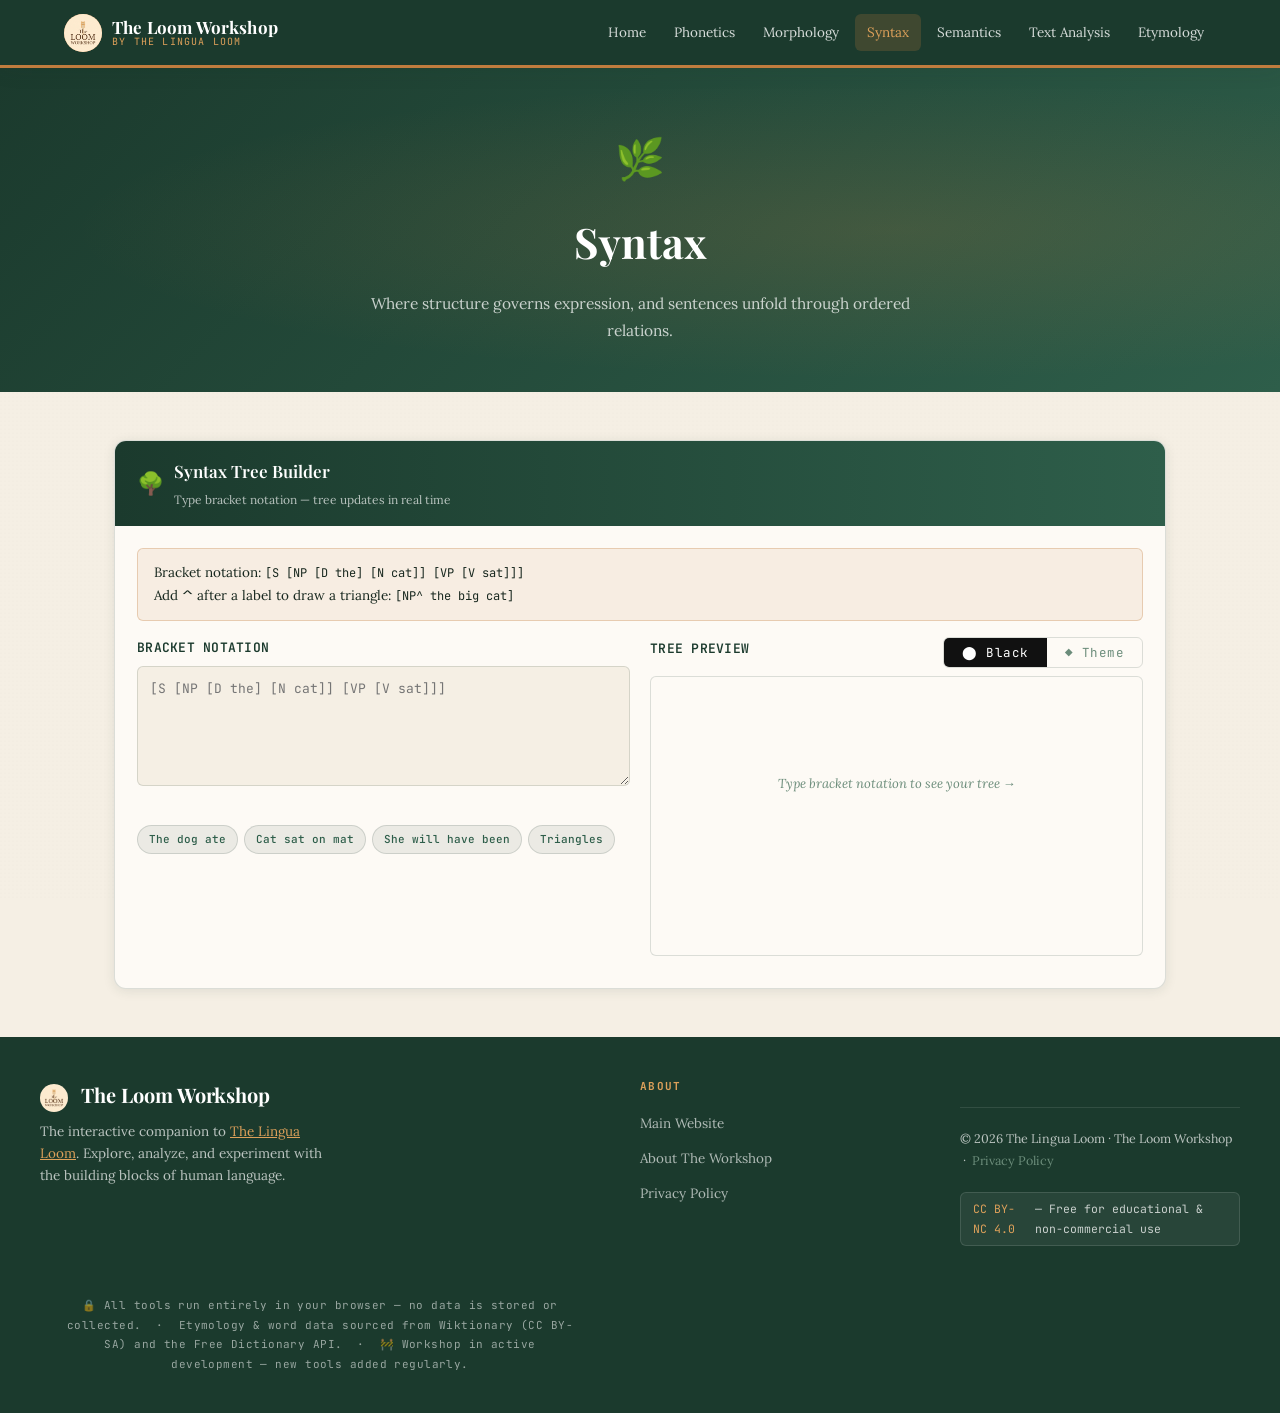
<file: syntax.html>
<!DOCTYPE html>
<html lang="en">
<head>
  <meta charset="UTF-8">
  <meta name="viewport" content="width=device-width, initial-scale=1.0">
  <link rel="icon" type="image/jpeg" href="favicon.jpg">
  <title>Syntax | The Loom Workshop</title>
  <link rel="stylesheet" href="style.css">
  <style>
    .tree-layout {
      display: grid;
      grid-template-columns: 1fr 1fr;
      gap: 20px;
      align-items: start;
      margin-top: 16px;
    }
    @media (max-width: 720px) { .tree-layout { grid-template-columns: 1fr; } }

    .bracket-input {
      font-family: var(--font-m);
      font-size: 13px;
      min-height: 120px;
      resize: vertical;
      background: var(--bg);
      border: 1.5px solid var(--border);
      border-radius: var(--r-sm);
      padding: 10px 12px;
      width: 100%;
      color: var(--ink);
      line-height: 1.8;
    }
    .bracket-input:focus { outline: none; border-color: var(--forest-3); }
    .bracket-error { color: var(--red); font-size: 12px; font-family: var(--font-m); margin-top: 5px; min-height: 16px; }

    .color-toggle { display: inline-flex; border: 1.5px solid var(--border); border-radius: var(--r-sm); overflow: hidden; }
    .color-toggle button {
      padding: 6px 18px; font-size: 12.5px; font-family: var(--font-m);
      border: none; background: transparent; color: var(--muted);
      cursor: pointer; transition: background 0.15s, color 0.15s; letter-spacing: 0.04em;
    }
    .color-toggle button.active-black { background: #111; color: #fff; }
    .color-toggle button.active-theme { background: var(--forest); color: #fff; }

    .tree-preview {
      background: var(--bg-card); border: 1.5px solid var(--border);
      border-radius: var(--r-sm); min-height: 280px; overflow: auto;
      display: flex; align-items: flex-start; justify-content: center; padding: 16px 12px 12px;
    }
    .tree-preview canvas { display: block; max-width: 100%; }
    .tree-placeholder { font-size: 13px; color: var(--muted); text-align: center; padding-top: 80px; font-style: italic; }

    .shortcut-row { display: flex; flex-wrap: wrap; gap: 6px; margin-top: 10px; }
    .shortcut-row .tag { cursor: pointer; font-size: 11px; }
    .shortcut-row .tag:hover { background: var(--forest); color: #fff; border-color: var(--forest); }

    .dl-row { display: flex; align-items: center; gap: 10px; margin-top: 10px; flex-wrap: wrap; }
    .dl-row .btn { font-size: 12.5px; padding: 7px 16px; }
  </style>
</head>
<body>
<div id="nav-placeholder"></div>
<main>
  <div class="page-hero">
    <span class="page-hero-icon">🌿</span>
    <h1>Syntax</h1>
    <p>Where structure governs expression, and sentences unfold through ordered relations.</p>
  </div>

  <div class="section">
    <div class="tool-card">
      <div class="tool-card-header">
        <span class="icon">🌳</span>
        <div><h2>Syntax Tree Builder</h2><p>Type bracket notation — tree updates in real time</p></div>
      </div>
      <div class="tool-card-body">
        <div class="notice">
          Bracket notation: <code style="font-family:var(--font-m);font-size:12px;">[S [NP [D the] [N cat]] [VP [V sat]]]</code><br>
          Add <strong>^</strong> after a label to draw a triangle: <code style="font-family:var(--font-m);font-size:12px;">[NP^ the big cat]</code>
        </div>

        <div class="tree-layout">
          <!-- LEFT: input -->
          <div>
            <label style="font-size:13px;font-weight:600;color:var(--forest);display:block;margin-bottom:6px;">Bracket Notation</label>
            <textarea class="bracket-input" id="treeIn"
              placeholder="[S [NP [D the] [N cat]] [VP [V sat]]]"
              oninput="liveTree()" onkeydown="handleTreeKey(event)"
              spellcheck="false" autocorrect="off" autocapitalize="off"></textarea>
            <div class="bracket-error" id="treeErr"></div>
            <div class="shortcut-row">
              <span class="tag" onclick="loadEx('[S [NP [D The] [N dog]] [VP [V ate] [NP [D the] [N bone]]]]')">The dog ate</span>
              <span class="tag" onclick="loadEx('[S [NP [D The] [N cat]] [VP [V sat] [PP [P on] [NP [D the] [N mat]]]]]')">Cat sat on mat</span>
              <span class="tag" onclick="loadEx('[S [NP [D She]] [VP [Aux will] [VP [Aux have] [VP [Aux been] [VP [V reading] [ADVP [Adv quietly]]]]]]]')">She will have been</span>
              <span class="tag" onclick="loadEx('[S [NP^ The old man] [VP [V watched] [NP^ the young children]]]')">Triangles</span>
            </div>
          </div>

          <!-- RIGHT: preview -->
          <div>
            <div style="display:flex;align-items:center;justify-content:space-between;margin-bottom:8px;flex-wrap:wrap;gap:8px;">
              <label style="font-size:13px;font-weight:600;color:var(--forest);">Tree Preview</label>
              <div class="color-toggle">
                <button id="btnBlack" class="active-black" onclick="setColorMode('black')">⬤ Black</button>
                <button id="btnTheme" onclick="setColorMode('theme')">◆ Theme</button>
              </div>
            </div>
            <div class="tree-preview" id="treePreview">
              <div class="tree-placeholder">Type bracket notation to see your tree →</div>
            </div>
            <div class="dl-row">
              <button class="btn btn-outline" id="dlBtn" onclick="downloadTree()" style="display:none;">↓ Download PNG</button>
            </div>
          </div>
        </div>

      </div>
    </div>
  </div>
</main>
<div id="footer-placeholder"></div>
<script src="shared-ui.js"></script>
<script>
'use strict';

/* ── COLOUR MODES ── */
var COLOR_MODES = {
  black: { nt: '#111111', leaf: '#111111', line: '#333333', bg: '#FFFFFF' },
  theme: { nt: '#1B3A2D', leaf: '#C07C3E', line: '#1B3A2D', bg: '#FDFAF5' }
};
var currentMode = 'black';

function setColorMode(mode) {
  currentMode = mode;
  document.getElementById('btnBlack').className = mode === 'black' ? 'active-black' : '';
  document.getElementById('btnTheme').className  = mode === 'theme'  ? 'active-theme'  : '';
  renderTree();
}

/* ── PARSER ── */
function parseBracket(src) {
  var pos = 0;
  function skipWS() { while (pos < src.length && /\s/.test(src[pos])) pos++; }

  function parseNode() {
    skipWS();
    if (pos >= src.length) return null;
    if (src[pos] === '[') {
      pos++;
      skipWS();
      var lstart = pos;
      while (pos < src.length && !/[\s\[\]]/.test(src[pos])) pos++;
      var raw = src.slice(lstart, pos);
      var tri = raw.endsWith('^');
      var label = tri ? raw.slice(0, -1) : raw;
      if (!label) label = '?';
      skipWS();

      if (tri) {
        var depth = 1, textStart = pos;
        while (pos < src.length && depth > 0) {
          if (src[pos] === '[') depth++;
          else if (src[pos] === ']') depth--;
          if (depth > 0) pos++;
        }
        var triText = src.slice(textStart, pos).trim();
        pos++;
        return { label: label, tri: true, triText: triText, children: null };
      }

      var children = [];
      while (pos < src.length && src[pos] !== ']') {
        skipWS();
        if (pos >= src.length || src[pos] === ']') break;
        if (src[pos] === '[') {
          var ch = parseNode(); if (ch) children.push(ch);
        } else {
          var wstart = pos;
          while (pos < src.length && !/[\s\[\]]/.test(src[pos])) pos++;
          var w = src.slice(wstart, pos);
          if (w) children.push({ label: w, leaf: true, children: null });
        }
      }
      if (pos < src.length && src[pos] === ']') pos++;
      return { label: label, tri: false, children: children };
    } else {
      var wstart = pos;
      while (pos < src.length && !/[\s\[\]]/.test(src[pos])) pos++;
      var w = src.slice(wstart, pos);
      return w ? { label: w, leaf: true, children: null } : null;
    }
  }

  skipWS();
  var tree = parseNode();
  skipWS();
  if (tree && pos < src.length) {
    var extras = [tree];
    while (pos < src.length) { skipWS(); if (pos >= src.length) break; var n = parseNode(); if (n) extras.push(n); }
    if (extras.length > 1) tree = { label: '', hidden: true, children: extras };
  }
  return tree;
}

/* ── LAYOUT ── */
var T_FONT_N = 'bold 13px "JetBrains Mono",Consolas,monospace';
var T_FONT_L = '13px Lora,Georgia,serif';
var T_H    = 18;
var T_VGAP = 58;
var T_HPAD = 12;
var T_HGAP = 16;

var _mc = null;
function mCtx() { if (!_mc) _mc = document.createElement('canvas'); return _mc.getContext('2d'); }

function nodeWidth(node) {
  var ctx = mCtx();
  if (node.leaf) { ctx.font = T_FONT_L; return Math.max(28, ctx.measureText(node.label).width + T_HPAD * 2); }
  if (node.tri) {
    ctx.font = T_FONT_N; var lw = ctx.measureText(node.label).width + T_HPAD * 2;
    ctx.font = T_FONT_L; var tw = ctx.measureText(node.triText || '').width + T_HPAD * 2;
    return Math.max(lw, tw, 36);
  }
  ctx.font = T_FONT_N;
  var lw = node.hidden ? 0 : Math.max(28, ctx.measureText(node.label).width + T_HPAD * 2);
  if (!node.children || !node.children.length) return Math.max(lw, 28);
  var childSum = node.children.reduce(function(s, c) { return s + nodeWidth(c) + T_HGAP; }, -T_HGAP);
  return Math.max(lw, childSum);
}

function assignPos(node, x, y) {
  node._y = y; node._w = nodeWidth(node);
  if (node.leaf || node.tri) { node._x = x + node._w / 2; return; }
  if (!node.children || !node.children.length) { node._x = x + node._w / 2; return; }
  var childW = node.children.reduce(function(s, c) { return s + nodeWidth(c) + T_HGAP; }, -T_HGAP);
  var cx = x + (node._w - childW) / 2; if (cx < x) cx = x;
  node.children.forEach(function(c) { assignPos(c, cx, y + T_VGAP); cx += nodeWidth(c) + T_HGAP; });
  var first = node.children[0], last = node.children[node.children.length - 1];
  node._x = (first._x + last._x) / 2;
  if (node.hidden) node._x = node._w / 2 + x;
}

function treeDepth(node) {
  if (!node.children || !node.children.length) return 1;
  return 1 + Math.max.apply(null, node.children.map(treeDepth));
}

/* ── DRAW  (clean text + lines, no boxes) ── */
function drawNode(ctx, node, C) {
  var x = node._x, y = node._y;

  if (node.leaf) {
    ctx.font = T_FONT_L;
    ctx.fillStyle = C.leaf;
    ctx.textAlign = 'center';
    ctx.textBaseline = 'middle';
    ctx.fillText(node.label, x, y);
    return;
  }

  if (node.tri) {
    ctx.font = T_FONT_N;
    ctx.fillStyle = C.nt;
    ctx.textAlign = 'center';
    ctx.textBaseline = 'middle';
    ctx.fillText(node.label, x, y);

    var triY = y + T_VGAP;
    ctx.font = T_FONT_L;
    var tw = ctx.measureText(node.triText || '').width;
    var hw = Math.max(node._w / 2, tw / 2 + 10);
    ctx.beginPath();
    ctx.moveTo(x,      y    + T_H / 2 + 3);
    ctx.lineTo(x - hw, triY - T_H / 2 - 2);
    ctx.lineTo(x + hw, triY - T_H / 2 - 2);
    ctx.closePath();
    ctx.strokeStyle = C.line; ctx.lineWidth = 1.5; ctx.stroke();

    ctx.fillStyle = C.leaf;
    ctx.textAlign = 'center'; ctx.textBaseline = 'middle';
    ctx.fillText(node.triText || '', x, triY);
    return;
  }

  if (!node.hidden) {
    ctx.font = T_FONT_N;
    ctx.fillStyle = C.nt;
    ctx.textAlign = 'center';
    ctx.textBaseline = 'middle';
    ctx.fillText(node.label, x, y);
  }

  if (node.children) {
    node.children.forEach(function(c) {
      ctx.beginPath();
      ctx.moveTo(x,    y    + (node.hidden ? 0 : T_H / 2 + 3));
      ctx.lineTo(c._x, c._y - T_H / 2 - 3);
      ctx.strokeStyle = C.line; ctx.lineWidth = 1.4; ctx.stroke();
      drawNode(ctx, c, C);
    });
  }
}

/* ── RENDER ── */
var _liveTimer = null;
function liveTree() { clearTimeout(_liveTimer); _liveTimer = setTimeout(renderTree, 80); }

function handleTreeKey(e) {
  if (e.key === 'Tab') {
    e.preventDefault();
    var ta = e.target, s = ta.selectionStart, en = ta.selectionEnd;
    ta.value = ta.value.slice(0, s) + '  ' + ta.value.slice(en);
    ta.selectionStart = ta.selectionEnd = s + 2;
    liveTree();
  }
}

function loadEx(bracket) { document.getElementById('treeIn').value = bracket; renderTree(); }

function renderTree() {
  var src   = document.getElementById('treeIn').value.trim();
  var errEl = document.getElementById('treeErr');
  var wrap  = document.getElementById('treePreview');
  var dlBtn = document.getElementById('dlBtn');

  if (!src) {
    wrap.innerHTML = '<div class="tree-placeholder">Type bracket notation to see your tree →</div>';
    dlBtn.style.display = 'none'; errEl.textContent = ''; return;
  }

  var tree;
  try { tree = parseBracket(src); }
  catch(e) { errEl.textContent = 'Parse error: ' + e.message; return; }
  if (!tree) { errEl.textContent = 'Could not parse — check that all brackets match.'; return; }
  errEl.textContent = '';

  var PAD = 28;
  assignPos(tree, PAD, 34);
  var depth = treeDepth(tree);
  var W = Math.max(320, tree._w + PAD * 2);
  var H = depth * T_VGAP + 60;

  var canvas = wrap.querySelector('canvas');
  if (!canvas) { wrap.innerHTML = ''; canvas = document.createElement('canvas'); wrap.appendChild(canvas); }
  canvas.width  = W * 2;
  canvas.height = H * 2;
  canvas.style.width  = W + 'px';
  canvas.style.height = H + 'px';

  var ctx = canvas.getContext('2d');
  ctx.scale(2, 2);
  var C = COLOR_MODES[currentMode];
  ctx.fillStyle = C.bg; ctx.fillRect(0, 0, W, H);
  ctx.save();
  drawNode(ctx, tree, C);
  ctx.restore();

  dlBtn.style.display = '';
}

/* ── DOWNLOAD ── */
function downloadTree() {
  var canvas = document.querySelector('#treePreview canvas');
  if (!canvas) return;
  if (canvas.toBlob) {
    canvas.toBlob(function(blob) {
      var url = URL.createObjectURL(blob);
      var a = document.createElement('a');
      a.href = url; a.download = 'syntax-tree.png';
      document.body.appendChild(a); a.click(); document.body.removeChild(a);
      setTimeout(function() { URL.revokeObjectURL(url); }, 1000);
    }, 'image/png');
  } else {
    var a = document.createElement('a');
    a.href = canvas.toDataURL('image/png'); a.download = 'syntax-tree.png'; a.click();
  }
}
</script>
</body>
</html>
</file>
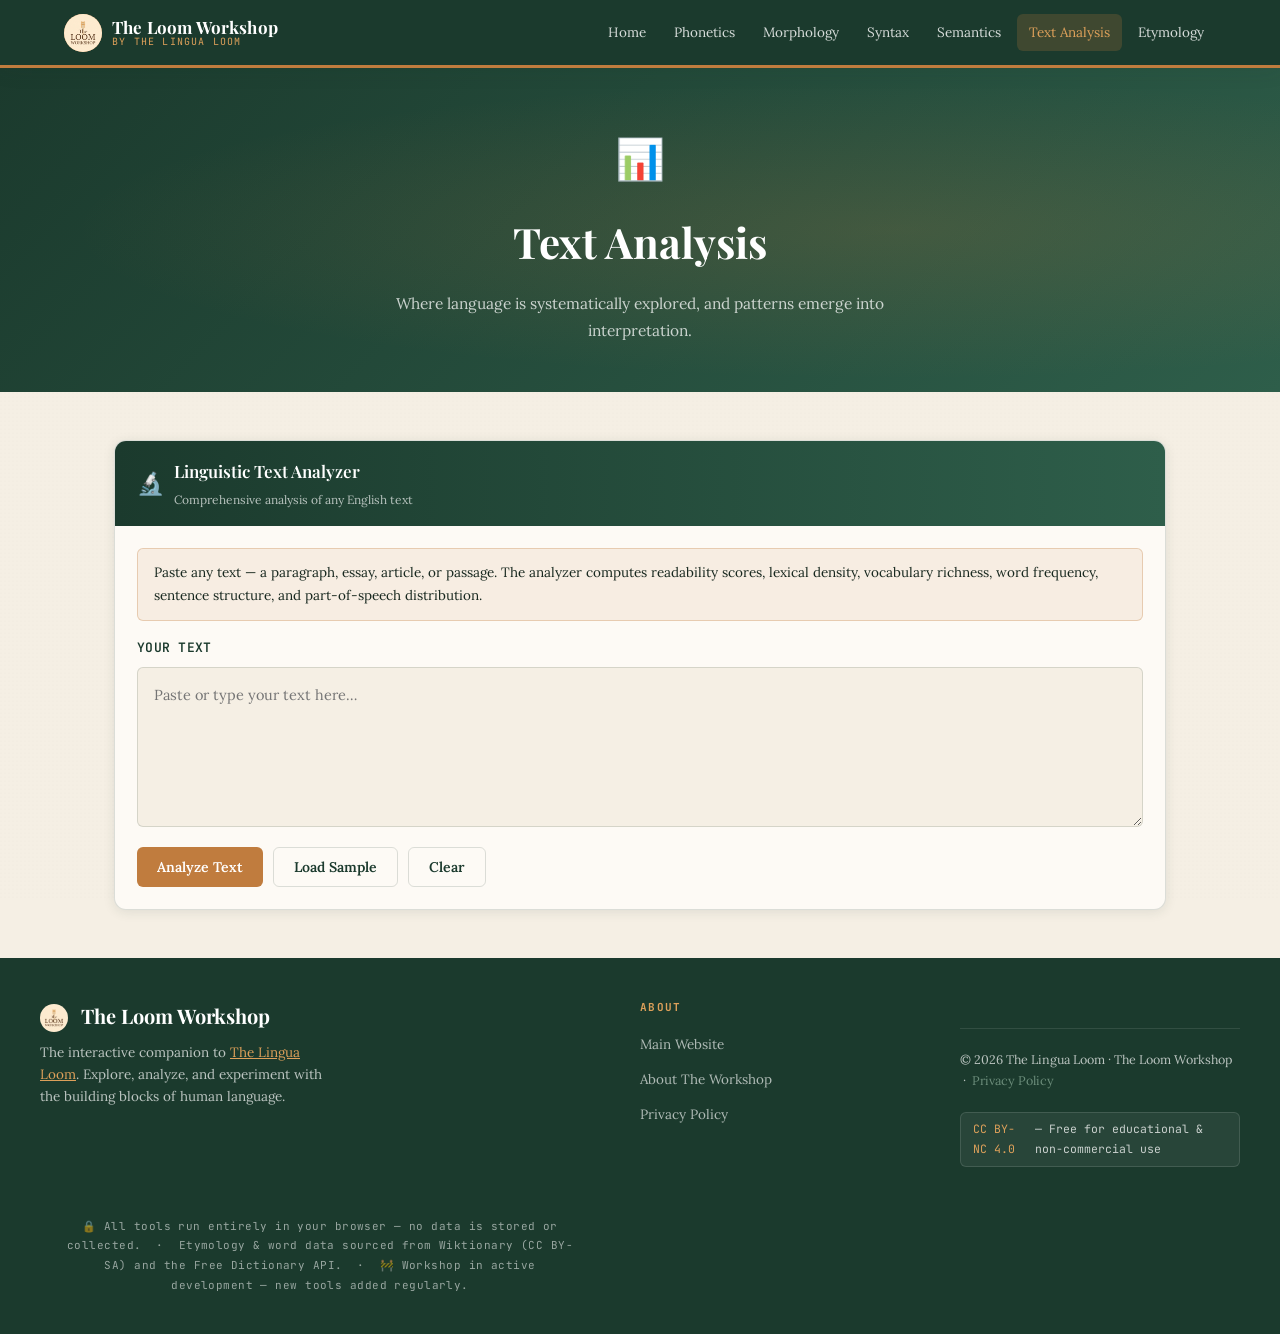
<file: text-analysis.html>
<!DOCTYPE html>
<html lang="en">
<head>
  <meta charset="UTF-8">
  <meta name="viewport" content="width=device-width, initial-scale=1.0">
  <link rel="icon" type="image/jpeg" href="favicon.jpg">
  <title>Text Analysis | The Loom Workshop</title>
  <link rel="stylesheet" href="style.css">
  <style>

    /* ── Textarea ── */
    .ta-input {
      width: 100%;
      min-height: 160px;
      font-family: var(--font-b);
      font-size: 14.5px;
      line-height: 1.8;
      background: var(--bg);
      border: 1.5px solid var(--border);
      border-radius: var(--r-sm);
      padding: 14px 16px;
      color: var(--ink);
      resize: vertical;
      outline: none;
      transition: border-color 0.15s;
    }
    .ta-input:focus { border-color: var(--forest-3); }

    /* ── Button row ── */
    .ta-btn-row {
      display: flex;
      gap: 10px;
      flex-wrap: wrap;
      margin-top: 12px;
    }

    /* ── Results grid ── */
    .ta-results {
      display: none;
      margin-top: 28px;
    }
    .ta-results.visible { display: block; }

    /* ── Section title within results ── */
    .ta-panel-title {
      font-family: var(--font-m);
      font-size: 10px;
      letter-spacing: 0.18em;
      text-transform: uppercase;
      color: var(--muted);
      margin-bottom: 12px;
      padding-bottom: 6px;
      border-bottom: 1px solid var(--border);
      display: flex;
      align-items: center;
      gap: 8px;
    }
    .ta-panel-title span { font-size: 14px; }

    /* ── Stat card grid ── */
    .stat-card-grid {
      display: grid;
      grid-template-columns: repeat(auto-fill, minmax(130px, 1fr));
      gap: 10px;
      margin-bottom: 24px;
    }
    .stat-card {
      background: var(--bg-card);
      border: 1.5px solid var(--border);
      border-radius: var(--r-sm);
      padding: 14px 14px 12px;
      text-align: center;
      position: relative;
      overflow: hidden;
    }
    .stat-card::before {
      content: '';
      position: absolute;
      top: 0; left: 0; right: 0;
      height: 3px;
      background: var(--forest);
    }
    .stat-card.copper::before { background: var(--copper); }
    .stat-card.blue::before   { background: #4060cc; }
    .stat-card.teal::before   { background: #0a8a70; }
    .stat-card-num {
      font-family: var(--font-d);
      font-size: 2rem;
      font-weight: 700;
      color: var(--forest);
      line-height: 1;
      margin-bottom: 5px;
    }
    .stat-card.copper .stat-card-num { color: var(--copper); }
    .stat-card.blue   .stat-card-num { color: #2040a0; }
    .stat-card.teal   .stat-card-num { color: #0a6a58; }
    .stat-card-lbl {
      font-family: var(--font-m);
      font-size: 9.5px;
      letter-spacing: 0.1em;
      text-transform: uppercase;
      color: var(--muted);
    }

    /* ── Two-col layout for panels ── */
    .ta-two-col {
      display: grid;
      grid-template-columns: 1fr 1fr;
      gap: 20px;
      margin-bottom: 24px;
    }
    @media (max-width: 700px) { .ta-two-col { grid-template-columns: 1fr; } }

    .ta-panel {
      background: var(--bg-card);
      border: 1.5px solid var(--border);
      border-radius: var(--r);
      padding: 18px 20px;
    }

    /* ── Readability meter ── */
    .readability-score {
      font-family: var(--font-d);
      font-size: 3rem;
      font-weight: 700;
      line-height: 1;
      margin: 6px 0 4px;
    }
    .readability-label {
      font-family: var(--font-m);
      font-size: 11px;
      letter-spacing: 0.09em;
      text-transform: uppercase;
      margin-bottom: 12px;
    }
    .meter-bar {
      width: 100%;
      height: 8px;
      background: var(--bg-dark);
      border-radius: 4px;
      overflow: hidden;
      margin: 8px 0;
    }
    .meter-fill {
      height: 100%;
      border-radius: 4px;
      transition: width 0.6s ease;
    }
    .meter-labels {
      display: flex;
      justify-content: space-between;
      font-family: var(--font-m);
      font-size: 9px;
      color: var(--muted);
      margin-top: 3px;
    }
    .readability-row {
      display: flex;
      justify-content: space-between;
      align-items: center;
      padding: 6px 0;
      border-bottom: 1px solid var(--border);
      font-size: 13px;
    }
    .readability-row:last-child { border-bottom: none; }
    .readability-row .r-name { color: var(--muted); font-family: var(--font-m); font-size: 11px; }
    .readability-row .r-val  { font-weight: 600; color: var(--forest); font-family: var(--font-m); font-size: 12px; }

    /* ── Word frequency bars ── */
    .freq-row {
      display: flex;
      align-items: center;
      gap: 8px;
      margin-bottom: 5px;
    }
    .freq-word {
      font-family: var(--font-m);
      font-size: 11.5px;
      color: var(--ink);
      min-width: 90px;
      text-align: right;
      flex-shrink: 0;
    }
    .freq-bar-wrap {
      flex: 1;
      height: 18px;
      background: var(--bg-dark);
      border-radius: 3px;
      overflow: hidden;
    }
    .freq-bar {
      height: 100%;
      background: linear-gradient(90deg, var(--forest), var(--forest-3));
      border-radius: 3px;
      transition: width 0.5s ease;
      min-width: 2px;
    }
    .freq-count {
      font-family: var(--font-m);
      font-size: 10.5px;
      color: var(--muted);
      min-width: 24px;
      flex-shrink: 0;
    }

    /* ── POS doughnut SVG ── */
    .pos-legend {
      display: flex;
      flex-wrap: wrap;
      gap: 8px;
      margin-top: 12px;
    }
    .pos-legend-item {
      display: flex;
      align-items: center;
      gap: 5px;
      font-size: 12px;
      color: var(--ink);
    }
    .pos-dot {
      width: 10px;
      height: 10px;
      border-radius: 2px;
      flex-shrink: 0;
    }

    /* ── Vocabulary panel ── */
    .vocab-meter {
      margin: 12px 0;
    }
    .vocab-level {
      font-family: var(--font-d);
      font-size: 1.6rem;
      font-weight: 700;
      color: var(--forest);
      margin-bottom: 4px;
    }
    .vocab-row {
      display: flex;
      justify-content: space-between;
      padding: 5px 0;
      border-bottom: 1px solid var(--border);
      font-size: 13px;
    }
    .vocab-row:last-child { border-bottom: none; }
    .vocab-row .v-key { color: var(--muted); font-family: var(--font-m); font-size: 11px; }
    .vocab-row .v-val { font-weight: 600; color: var(--forest); font-family: var(--font-m); font-size: 12px; }

    /* ── Sentence structure ── */
    .sent-bar-row {
      display: flex;
      align-items: center;
      gap: 10px;
      margin-bottom: 8px;
    }
    .sent-type-lbl {
      font-family: var(--font-m);
      font-size: 10.5px;
      color: var(--muted);
      min-width: 80px;
      text-transform: uppercase;
      letter-spacing: 0.07em;
    }
    .sent-bar-wrap {
      flex: 1;
      height: 20px;
      background: var(--bg-dark);
      border-radius: 3px;
      overflow: hidden;
    }
    .sent-bar { height: 100%; border-radius: 3px; transition: width 0.5s ease; }
    .sent-count {
      font-family: var(--font-m);
      font-size: 11px;
      color: var(--muted);
      min-width: 40px;
      text-align: right;
    }

    /* ── Highlighted text panel ── */
    .highlight-wrap {
      max-height: 220px;
      overflow-y: auto;
      font-family: var(--font-b);
      font-size: 13.5px;
      line-height: 2;
      padding: 12px 14px;
      background: var(--bg);
      border: 1.5px solid var(--border);
      border-radius: var(--r-sm);
      margin-top: 8px;
    }
    .hl-noun   { background: rgba(27,58,45,.14);   border-radius:2px; padding:1px 2px; }
    .hl-verb   { background: rgba(192,124,62,.18);  border-radius:2px; padding:1px 2px; }
    .hl-adj    { background: rgba(64,50,140,.12);   border-radius:2px; padding:1px 2px; }
    .hl-adv    { background: rgba(20,110,100,.12);  border-radius:2px; padding:1px 2px; }
    .hl-conj   { background: rgba(180,120,10,.12);  border-radius:2px; padding:1px 2px; }
    .hl-legend {
      display: flex;
      flex-wrap: wrap;
      gap: 8px;
      margin-bottom: 8px;
    }
    .hl-legend-item {
      font-family: var(--font-m);
      font-size: 10.5px;
      color: var(--ink);
      padding: 2px 8px;
      border-radius: 3px;
    }

    /* ── Copy button ── */
    .copy-stats-btn {
      font-size: 11.5px;
      padding: 5px 14px;
      margin-top: 10px;
    }

    @media (max-width: 480px) {
      .stat-card-grid { grid-template-columns: repeat(2, 1fr); }
      .freq-word { min-width: 70px; font-size: 10.5px; }
    }
  </style>
</head>
<body>
<div id="nav-placeholder"></div>
<main>

  <div class="page-hero">
    <span class="page-hero-icon">📊</span>
    <h1>Text Analysis</h1>
    <p>Where language is systematically explored, and patterns emerge into interpretation.</p>
  </div>

  <div class="section">
    <div class="tool-card">
      <div class="tool-card-header">
        <span class="icon">🔬</span>
        <div>
          <h2>Linguistic Text Analyzer</h2>
          <p>Comprehensive analysis of any English text</p>
        </div>
      </div>
      <div class="tool-card-body">

        <div class="notice">
          Paste any text — a paragraph, essay, article, or passage. The analyzer computes readability scores, lexical density, vocabulary richness, word frequency, sentence structure, and part-of-speech distribution.
        </div>

        <div style="margin-top:14px;">
          <label style="font-size:13px;font-weight:600;color:var(--forest);display:block;margin-bottom:7px;">
            Your Text
          </label>
          <textarea class="ta-input" id="taIn"
            placeholder="Paste or type your text here…"
            spellcheck="false"></textarea>
        </div>

        <div class="ta-btn-row">
          <button class="btn btn-primary" onclick="runAnalysis()">Analyze Text</button>
          <button class="btn btn-outline" onclick="loadSample()">Load Sample</button>
          <button class="btn btn-outline" onclick="clearAll()">Clear</button>
        </div>

        <!-- ══ RESULTS ══ -->
        <div class="ta-results" id="taResults">

          <!-- 1. Core stats -->
          <div class="ta-panel-title"><span>📐</span> Core Statistics</div>
          <div class="stat-card-grid" id="coreStats"></div>

          <!-- 2. Readability + Vocabulary side by side -->
          <div class="ta-two-col">
            <div class="ta-panel">
              <div class="ta-panel-title" style="border:none;margin-bottom:8px;"><span>📖</span> Readability</div>
              <div id="readPanel"></div>
            </div>
            <div class="ta-panel">
              <div class="ta-panel-title" style="border:none;margin-bottom:8px;"><span>🎓</span> Vocabulary</div>
              <div id="vocabPanel"></div>
            </div>
          </div>

          <!-- 3. Word frequency + POS -->
          <div class="ta-two-col">
            <div class="ta-panel">
              <div class="ta-panel-title" style="border:none;margin-bottom:12px;"><span>📊</span> Top Words</div>
              <div id="freqPanel"></div>
            </div>
            <div class="ta-panel">
              <div class="ta-panel-title" style="border:none;margin-bottom:12px;"><span>🏷</span> Word Classes</div>
              <div id="posPanel"></div>
            </div>
          </div>

          <!-- 4. Sentence structure -->
          <div class="ta-panel" style="margin-bottom:20px;">
            <div class="ta-panel-title" style="border:none;margin-bottom:14px;"><span>🔢</span> Sentence Structure</div>
            <div id="sentPanel"></div>
          </div>

          <!-- 5. Annotated text -->
          <div class="ta-panel" style="margin-bottom:8px;">
            <div class="ta-panel-title" style="border:none;margin-bottom:8px;"><span>🖊</span> Annotated Text</div>
            <div class="hl-legend" id="hlLegend">
              <span class="hl-legend-item hl-noun">Noun</span>
              <span class="hl-legend-item hl-verb">Verb</span>
              <span class="hl-legend-item hl-adj">Adjective</span>
              <span class="hl-legend-item hl-adv">Adverb</span>
              <span class="hl-legend-item hl-conj">Conjunction</span>
            </div>
            <div class="highlight-wrap" id="hlText"></div>
          </div>

        </div><!-- /ta-results -->
      </div>
    </div>
  </div>

</main>
<div id="footer-placeholder"></div>
<script src="shared-ui.js"></script>
<script>
'use strict';
/* ═══════════════════════════════════════════════════
   DICTIONARY API CACHE
═══════════════════════════════════════════════════ */
var POS_CACHE = {};   /* word → tag, persists during session */

var API_MAP = {
  noun:'noun', verb:'verb', adjective:'adj', adverb:'adv',
  conjunction:'conj', pronoun:'other', preposition:'other',
  determiner:'other', interjection:'other', particle:'other',
  'auxiliary verb':'verb', 'modal verb':'verb', 'proper noun':'noun',
  exclamation:'other', abbreviation:'other', prefix:'other', suffix:'other',
};

function fetchPOS(word) {
  var lo = word.toLowerCase();
  if (POS_CACHE[lo]) return Promise.resolve(POS_CACHE[lo]);
  return fetch('https://api.dictionaryapi.dev/api/v2/entries/en/' + encodeURIComponent(lo))
    .then(function(r) { if (!r.ok) return null; return r.json(); })
    .then(function(d) {
      if (!d || !d[0] || !d[0].meanings) return null;
      var pos = d[0].meanings[0].partOfSpeech;
      var tag = API_MAP[pos] || 'other';
      POS_CACHE[lo] = tag;
      return tag;
    })
    .catch(function() { return null; });
}
  
/* ═══════════════════════════════════════════════════
   LEXICONS
═══════════════════════════════════════════════════ */
var STOP = new Set(['the','a','an','and','or','but','in','on','at','to','for',
  'of','with','by','from','as','is','are','was','were','be','been','being',
  'have','has','had','do','does','did','will','would','shall','should','may',
  'might','must','can','could','not','no','so','yet','nor','if','than','that',
  'this','these','those','it','its','i','you','he','she','we','they','me',
  'him','her','us','them','my','your','his','our','their','what','which','who',
  'whom','whose','when','where','why','how','all','any','both','each','few',
  'more','most','other','some','such','into','up','out','about','than','then',
  'just','also','very','too','here','there','now','back','even','well','still',
  'own','same','after','before','through','between','over','under','again',
  'further','once','while','although','because','since','unless','until',
  'during','per','via','nor','either','neither','whether','though','however',
  'therefore','thus','hence','moreover','furthermore','nevertheless','instead',
]);

var NOUNS = new Set([
  'time','year','people','way','day','man','woman','child','world','life',
  'hand','part','place','case','week','company','system','question','work',
  'government','number','night','point','home','water','room','mother','area',
  'money','story','fact','month','lot','right','study','book','eye','job',
  'word','business','issue','side','kind','head','house','service','friend',
  'father','power','hour','game','line','end','city','name','team','minute',
  'street','body','information','back','face','level','door','health','person',
  'art','war','history','party','result','change','morning','reason','research',
  'girl','guy','moment','air','teacher','force','education','food','office',
  'school','field','state','group','center','course','heart','fire','country',
  'mind','letter','class','music','color','sound','ground','policy','figure',
  'surface','form','action','age','light','voice','process','space','size',
  'rate','wind','road','memory','care','nature','science','society','decision',
  'table','chair','window','car','dog','cat','bird','tree','garden','flower',
  'river','mountain','ocean','sea','sky','cloud','rain','sun','moon','star',
  'stone','bridge','hospital','university','library','computer','phone','paper',
  'pen','cup','glass','bottle','bag','box','key','wall','floor','roof','bed',
  'desk','mirror','picture','idea','thought','dream','hope','fear','love',
  'anger','joy','pain','death','truth','beauty','energy','news','report',
  'data','evidence','theory','model','method','approach','problem','solution',
  'goal','plan','strategy','challenge','opportunity','relationship','family',
  'culture','language','knowledge','experience','difference','effect','cause',
  'purpose','function','role','task','situation','condition','event','movement',
  'activity','progress','growth','success','failure','victory','defeat','peace',
  'conflict','agreement','pattern','structure','network','connection','economy',
  'politics','religion','philosophy','psychology','literature','mathematics',
  'student','teacher','player','captain','leader','member','citizen','worker',
  'author','writer','speaker','reader','listener','audience','community',
  'government','leader','president','king','queen','minister','officer',
  'soldier','doctor','nurse','engineer','scientist','artist','musician',
  'filmmaker','director','producer','actor','journalist','professor','analyst',
]);

var VERBS = new Set([
  'say','go','come','take','get','know','make','look','think','see','give',
  'find','want','tell','become','show','leave','feel','put','bring','begin',
  'keep','hold','write','stand','hear','let','mean','set','meet','run','pay',
  'sit','speak','lie','lead','read','grow','lose','fall','send','build',
  'understand','draw','break','spend','cut','rise','drive','buy','wear',
  'choose','carry','open','close','move','live','play','turn','ask','seem',
  'help','talk','start','call','try','use','work','need','follow','create',
  'believe','love','hate','learn','reach','remember','forget','decide','agree',
  'disagree','consider','explain','describe','mention','suggest','allow',
  'prevent','cause','include','provide','require','receive','expect','remain',
  'continue','change','increase','decrease','improve','develop','produce',
  'reduce','raise','appear','happen','contain','represent','add','form',
  'involve','cover','affect','offer','serve','apply','present','support',
  'enter','pass','accept','avoid','manage','return','act','fight','catch',
  'push','pull','lift','throw','drop','pick','place','focus','deal','compare',
  'control','determine','identify','achieve','maintain','establish','indicate',
  'demonstrate','examine','discuss','express','respond','perform','prepare',
  'measure','replace','combine','connect','separate','protect','ensure',
  'enable','share','hope','wish','plan','attempt','fail','succeed','struggle',
  'discover','realize','recognize','notice','observe','wait','watch','listen',
  'walk','fly','swim','jump','climb','sleep','wake','eat','drink','cook',
  'clean','wash','travel','visit','arrive','depart','stay','touch','hit','save',
  'teach','sing','dance','laugh','cry','smile','shout','answer','reply',
  'confirm','deny','refuse','reject','prefer','like','dislike','enjoy',
  'suffer','experience','handle','resolve','solve','fix','repair','design',
  'generate','deliver','collect','gather','distribute','spread','update',
  'modify','adjust','enhance','expand','extend','limit','restrict','stop',
  'finish','complete','resume','pause','delay','advance','progress',
  'disappear','repeat','report','announce','declare','claim','argue','propose',
  'recommend','request','demand','promote','oppose','challenge','question',
  'prove','test','explore','investigate','analyze','evaluate','review',
  'assess','observe','measure','track','monitor','record','document',
]);

var ADJS = new Set([
  'good','new','first','last','long','great','little','own','right','big',
  'high','different','small','large','next','early','young','important',
  'public','private','real','best','free','happy','sad','bad','old','full',
  'sure','true','hard','short','hot','cold','dark','light','deep','clear',
  'open','strong','weak','fast','slow','easy','difficult','heavy','soft',
  'smooth','rough','thick','thin','wide','narrow','tall','low','rich','poor',
  'clean','dirty','quiet','loud','bright','dull','sharp','blunt','fresh','dry',
  'wet','warm','cool','sweet','bitter','sour','beautiful','ugly','pretty',
  'handsome','cute','lovely','elegant','simple','complex','strange','normal',
  'common','rare','unique','special','general','specific','major','minor',
  'main','central','local','national','international','global','modern',
  'traditional','ancient','natural','artificial','physical','mental','social',
  'political','economic','cultural','historical','scientific','technical',
  'positive','negative','active','passive','direct','indirect','formal',
  'available','possible','necessary','significant','effective','successful',
  'popular','usual','regular','standard','original','creative','interesting',
  'boring','exciting','serious','funny','similar','equal','various','certain',
  'obvious','visible','complete','partial','total','final','initial','basic',
  'advanced','entire','whole','single','multiple','absolute','relative',
  'exact','correct','wrong','false','actual','potential','angry','calm',
  'brave','honest','kind','cruel','gentle','polite','rude','patient',
  'careful','wise','clever','lazy','generous','selfish','loyal','reliable',
  'quick','gradual','sudden','dangerous','safe','secure','stable','uncertain',
  'healthy','sick','tired','valuable','useful','expensive','cheap','severe',
  'mild','extreme','moderate','typical','unusual','surprising','constant',
  'flexible','permanent','temporary','logical','practical','abstract',
  'literal','figurative','verbal','visual','digital','virtual','commercial',
]);

var ADVS = new Set([
  'very','also','now','just','how','so','here','even','back','only','still',
  'well','most','then','more','really','often','never','always','sometimes',
  'usually','finally','already','again','together','away','around','however',
  'therefore','thus','hence','moreover','furthermore','nevertheless','instead',
  'otherwise','meanwhile','subsequently','consequently','accordingly',
  'quickly','slowly','carefully','suddenly','easily','clearly','simply',
  'completely','directly','exactly','actually','perhaps','probably',
  'certainly','obviously','apparently','recently','immediately','soon',
  'almost','nearly','barely','hardly','quite','rather','fairly','enough',
  'too','much','less','least','especially','particularly','specifically',
  'generally','normally','typically','mainly','mostly','largely','partly',
  'fully','officially','formally','publicly','privately','personally',
  'previously','currently','early','late','instantly','temporarily',
  'permanently','gradually','rapidly','steadily','unexpectedly','safely',
  'quietly','loudly','openly','strongly','deeply','badly','greatly',
  'highly','widely','broadly','elsewhere','anywhere','everywhere','nowhere',
  'somewhere','nearby','above','below','inside','outside','ahead','behind',
  'abroad','apart','essentially','literally','virtually','practically',
  'approximately','roughly','scarcely','briefly','slightly','heavily',
  'softly','gently','firmly','tightly','loosely','poorly','nicely','warmly',
  'proudly','freely','closely','swiftly','rarely','seldom','frequently',
]);

var CONJS = new Set([
  'and','but','or','nor','so','yet','for','although','because','since',
  'unless','whether','whereas','wherever','whenever','when','where','while',
  'once','if','after','before','until','as','though','even','provided',
  'however','therefore','thus','moreover','furthermore','nevertheless',
  'nonetheless','instead','otherwise','meanwhile','consequently','accordingly',
  'additionally','alternatively','simultaneously',
]);

var SUB_CONJS = new Set([
  'although','because','since','unless','whether','whereas','wherever',
  'whenever','when','where','while','once','if','after','before','until',
  'as','though','even though','provided that','so that','in order that',
]);

/* ═══════════════════════════════════════════════════
   TOKENIZER
═══════════════════════════════════════════════════ */
function tokenize(text) {
  return text.match(/\b[a-zA-Z''-]+\b/g) || [];
}

function sentences(text) {
  var raw = text.trim().split(/(?<=[.!?])\s+(?=[A-Z"'(])|(?<=[.!?])$/g);
  return raw.filter(function(s){ return s.trim().length > 0; });
}

function paragraphs(text) {
  return text.trim().split(/\n\s*\n+/).filter(function(p){ return p.trim().length > 0; });
}

/* ═══════════════════════════════════════════════════
   SYLLABLE COUNTER
═══════════════════════════════════════════════════ */
function syllables(word) {
  word = word.toLowerCase().replace(/[^a-z]/g,'');
  if (word.length <= 3) return 1;
  word = word.replace(/(?:[^laeiouy]es|ed|[^laeiouy]e)$/, '');
  word = word.replace(/^y/, '');
  var m = word.match(/[aeiouy]{1,2}/g);
  return m ? m.length : 1;
}

function totalSyllables(words) {
  return words.reduce(function(s,w){ return s + syllables(w); }, 0);
}

/* ═══════════════════════════════════════════════════
   LEMMATIZER (basic)
═══════════════════════════════════════════════════ */
function lemma(w) {
  var lo = w.toLowerCase();
  if (lo.endsWith('ies') && lo.length > 4) return lo.slice(0,-3)+'y';
  if (lo.endsWith('ves') && lo.length > 4) return lo.slice(0,-3)+'f';
  if (lo.endsWith('ing') && lo.length > 6) {
    var s = lo.slice(0,-3);
    if (s.length > 2 && s[s.length-1]===s[s.length-2]) return s.slice(0,-1);
    return s;
  }
  if (lo.endsWith('ed') && lo.length > 5) {
    var s = lo.slice(0,-2);
    if (s.endsWith('i')) return s.slice(0,-1)+'y';
    if (s.length>2 && s[s.length-1]===s[s.length-2]) return s.slice(0,-1);
    return s;
  }
  if (lo.endsWith('es') && lo.length > 4 && !/[aeiouy]es$/.test(lo)) return lo.slice(0,-2);
  if (lo.endsWith('s')  && lo.length > 3 && !lo.endsWith('ss')) return lo.slice(0,-1);
  return lo;
}

/* ═══════════════════════════════════════════════════
   POS TAGGER (fast lexicon-based)
═══════════════════════════════════════════════════ */
function tagWord(word) {
  var lo = word.toLowerCase();
  var lm = lemma(lo);
  /* Check cache first */
  if (POS_CACHE[lo]) return POS_CACHE[lo];
  /* Closed class — always correct */
  if (CONJS.has(lo)) return 'conj';
  /* Lexicons */
  if (ADVS.has(lo) || (lo.endsWith('ly') && lo.length > 4 && !ADJS.has(lo))) return 'adv';
  if (ADJS.has(lo) || ADJS.has(lm)) return 'adj';
  if (VERBS.has(lm) || VERBS.has(lo)) return 'verb';
  if (NOUNS.has(lo) || NOUNS.has(lm)) return 'noun';
  /* Morphological rules */
  if (/^[A-Z]/.test(word) && word !== 'I') return 'noun';
  if (/(tion|sion|ness|ment|ity|ance|ence|ship|hood|ism|age|ure|ery|ist|eer|ess)$/i.test(lo) && lo.length > 5) return 'noun';
  if (/(ful|less|ous|ious|ical|ic|able|ible|ish|ive|ary|ory|al|like|ward)$/i.test(lo) && lo.length > 5) return 'adj';
  if (/(ize|ise|ify|ate|en)$/i.test(lo) && lo.length > 5) return 'verb';
  if (lo.endsWith('ing') && lo.length > 6) return 'verb';
  if (lo.endsWith('ed')  && lo.length > 5) return 'verb';
  /* Mark as unknown — will be resolved by API */
  return 'unknown';
}

function tagAll(words) {
  return words.map(function(w) {
    return { word: w, tag: tagWord(w) };
  });
}

/* ═══════════════════════════════════════════════════
   READABILITY FORMULAS
═══════════════════════════════════════════════════ */
function flesch(words, sents, sylls) {
  var asl = words / Math.max(sents, 1);
  var asw = sylls / Math.max(words, 1);
  return 206.835 - 1.015 * asl - 84.6 * asw;
}
function fleschKincaidGrade(words, sents, sylls) {
  return 0.39 * (words/Math.max(sents,1)) + 11.8 * (sylls/Math.max(words,1)) - 15.59;
}
function gunningFog(words, sents, complexWords) {
  return 0.4 * ((words/Math.max(sents,1)) + 100*(complexWords/Math.max(words,1)));
}
function smog(complexWords, sents) {
  return 3 + Math.sqrt(complexWords * (30/Math.max(sents,1)));
}
function colemanLiau(chars, words, sents) {
  var l = (chars / Math.max(words,1)) * 100;
  var s = (sents  / Math.max(words,1)) * 100;
  return 0.0588*l - 0.296*s - 15.8;
}
function ari(chars, words, sents) {
  return 4.71*(chars/Math.max(words,1)) + 0.5*(words/Math.max(sents,1)) - 21.43;
}

function fleschLabel(score) {
  if (score >= 90) return { lbl:'Very Easy',   color:'#2a8a40' };
  if (score >= 80) return { lbl:'Easy',         color:'#4aaa50' };
  if (score >= 70) return { lbl:'Fairly Easy',  color:'#7aba40' };
  if (score >= 60) return { lbl:'Standard',     color:'#c0a020' };
  if (score >= 50) return { lbl:'Fairly Difficult', color:'#c07020' };
  if (score >= 30) return { lbl:'Difficult',    color:'#c04020' };
  return                    { lbl:'Very Difficult', color:'#901010' };
}

/* ═══════════════════════════════════════════════════
   SENTENCE TYPE CLASSIFIER
═══════════════════════════════════════════════════ */
function classifySent(sent) {
  var lo = sent.toLowerCase();
  var coords = (lo.match(/\b(?:and|but|or|nor|so|yet|for)\b/g)||[]).filter(function(m){
    var idx = lo.indexOf(m);
    return idx > 3 && idx < lo.length - 3;
  }).length;
  var subs = SUB_CONJS;
  var hasSub = Array.from(subs).some(function(s){ return lo.includes(s); });
  var hasCoord = coords > 0;
  if (hasSub && hasCoord) return 'compound-complex';
  if (hasSub)   return 'complex';
  if (hasCoord) return 'compound';
  return 'simple';
}

/* ═══════════════════════════════════════════════════
   WORD FREQUENCY
═══════════════════════════════════════════════════ */
function wordFreq(tokens) {
  var freq = {};
  tokens.forEach(function(t){
    var lo = t.toLowerCase();
    if (lo.length < 2 || STOP.has(lo)) return;
    freq[lo] = (freq[lo]||0) + 1;
  });
  return Object.entries(freq)
    .sort(function(a,b){ return b[1]-a[1]; })
    .slice(0, 20);
}

/* ═══════════════════════════════════════════════════
   VOCABULARY LEVEL ESTIMATOR
═══════════════════════════════════════════════════ */
var BASIC = new Set(['the','be','to','of','and','a','in','that','have','it',
  'for','not','on','with','he','as','you','do','at','this','but','his','by',
  'from','they','we','say','her','she','or','an','will','my','one','all',
  'would','there','their','what','so','up','out','if','about','who','get',
  'which','go','me','when','make','can','like','time','no','just','him',
  'know','take','people','into','year','your','good','some','could','them',
  'see','other','than','then','now','look','only','come','its','over','think',
  'also','back','after','use','two','how','our','work','first','well','way',
  'even','new','want','because','any','these','give','day','most','us']);

function vocabLevel(uniqueWords) {
  var arr = Array.from(uniqueWords).map(function(w){ return w.toLowerCase(); });
  if (arr.length === 0) return { level:'—', pct:0 };
  var basic    = arr.filter(function(w){ return BASIC.has(w); }).length;
  var ratio    = basic / arr.length;
  var advanced = arr.filter(function(w){ return w.length > 8 && !BASIC.has(w); }).length;
  var advRatio = advanced / arr.length;
  if (ratio > 0.65 && advRatio < 0.05) return { level:'Basic', pct: Math.round(advRatio*100) };
  if (ratio > 0.50 && advRatio < 0.12) return { level:'Intermediate', pct: Math.round(advRatio*100) };
  if (advRatio < 0.22)                 return { level:'Upper-Intermediate', pct: Math.round(advRatio*100) };
  if (advRatio < 0.35)                 return { level:'Advanced', pct: Math.round(advRatio*100) };
  return                                        { level:'Expert / Technical', pct: Math.round(advRatio*100) };
}

/* ═══════════════════════════════════════════════════
   RENDER HELPERS
═══════════════════════════════════════════════════ */
function esc(s){ return String(s).replace(/&/g,'&amp;').replace(/</g,'&lt;').replace(/>/g,'&gt;'); }

function fmt(n, dec) {
  dec = dec === undefined ? 0 : dec;
  return Number(n).toFixed(dec);
}

function statCard(num, lbl, color) {
  return '<div class="stat-card' + (color?' '+color:'') + '">'
    + '<div class="stat-card-num">' + num + '</div>'
    + '<div class="stat-card-lbl">' + lbl + '</div>'
    + '</div>';
}

/* ═══════════════════════════════════════════════════
   ANNOTATED TEXT
═══════════════════════════════════════════════════ */
function annotateTagged(text, tagged) {
  /* Build a word→tag map using position-aware matching */
  var tagQueue = tagged.slice();
  var qi = 0;
  return text.replace(/\b[a-zA-Z''-]+\b/g, function(match) {
    /* Advance queue to find this word */
    while (qi < tagQueue.length && tagQueue[qi].word !== match) qi++;
    var tag = qi < tagQueue.length ? tagQueue[qi].tag : 'other';
    qi++;
    var cls = '';
    if      (tag === 'noun')    cls = 'hl-noun';
    else if (tag === 'verb')    cls = 'hl-verb';
    else if (tag === 'adj')     cls = 'hl-adj';
    else if (tag === 'adv')     cls = 'hl-adv';
    else if (tag === 'conj')    cls = 'hl-conj';
    return cls ? '<span class="'+cls+'">'+esc(match)+'</span>' : esc(match);
  });
}

/* ═══════════════════════════════════════════════════
   MAIN ANALYSIS
═══════════════════════════════════════════════════ */
function runAnalysis() {
  var text = document.getElementById('taIn').value.trim();
  if (!text || text.length < 20) {
    alert('Please enter at least a few sentences of text.');
    return;
  }

  var allTokens    = tokenize(text);
  var allWords     = allTokens.filter(function(w){ return /^[a-zA-Z]+$/.test(w); });
  var sentList     = sentences(text);
  var paraList     = paragraphs(text);
  var sylls        = totalSyllables(allWords);
  var uniqueWords  = new Set(allWords.map(function(w){ return w.toLowerCase(); }));
  var charCount    = text.replace(/\s/g,'').length;

  var wCount = allWords.length;
  var sCount = sentList.length;
  var pCount = paraList.length;

  var complexWords = allWords.filter(function(w){ return syllables(w) >= 3; }).length;
  var avgSentLen   = wCount / Math.max(sCount, 1);
  var avgWordLen   = allWords.reduce(function(s,w){ return s+w.length; }, 0) / Math.max(wCount, 1);
  var contentWords = allWords.filter(function(w){ return !STOP.has(w.toLowerCase()); }).length;
  var ttr          = (uniqueWords.size / Math.max(wCount, 1)) * 100;
  var lexDensity   = (contentWords / Math.max(wCount, 1)) * 100;

  var hapax = (function(){
    var freq = {};
    allWords.forEach(function(w){ var lo=w.toLowerCase(); freq[lo]=(freq[lo]||0)+1; });
    return Object.values(freq).filter(function(n){ return n===1; }).length;
  }());

  var fre   = flesch(wCount, sCount, sylls);
  var fkg   = fleschKincaidGrade(wCount, sCount, sylls);
  var gf    = gunningFog(wCount, sCount, complexWords);
  var smogS = smog(complexWords, sCount);
  var cl    = colemanLiau(charCount, wCount, sCount);
  var ariS  = ari(charCount, wCount, sCount);
  var flabel = fleschLabel(Math.max(0, Math.min(100, fre)));

  var freq = wordFreq(allTokens);

  var sentTypes = { simple:0, compound:0, complex:0, 'compound-complex':0 };
  sentList.forEach(function(s){ var t=classifySent(s); sentTypes[t]=(sentTypes[t]||0)+1; });

  var vocabLvl = vocabLevel(uniqueWords);

  /* First-pass tagging — instant */
  var tagged = tagAll(allWords);

  /* ── Render everything immediately ── */
  document.getElementById('coreStats').innerHTML =
    statCard(wCount.toLocaleString(), 'Words', '') +
    statCard(sCount, 'Sentences', 'copper') +
    statCard(pCount, 'Paragraphs', 'blue') +
    statCard(uniqueWords.size, 'Unique Words', 'teal') +
    statCard(charCount.toLocaleString(), 'Characters', '') +
    statCard(Math.round(sylls).toLocaleString(), 'Syllables', 'copper') +
    statCard(fmt(avgSentLen,1), 'Avg Sent. Length', 'blue') +
    statCard(fmt(avgWordLen,1), 'Avg Word Length', 'teal') +
    statCard(complexWords, 'Complex Words', '') +
    statCard(hapax, 'Hapax Legomena', 'copper');

  var freScore = Math.max(0, Math.min(100, fre));
  document.getElementById('readPanel').innerHTML =
    '<div class="readability-score" style="color:'+flabel.color+'">'+fmt(freScore,1)+'</div>'
    + '<div class="readability-label" style="color:'+flabel.color+'">'+flabel.lbl+'</div>'
    + '<div class="meter-bar"><div class="meter-fill" style="width:'+freScore+'%;background:'+flabel.color+'"></div></div>'
    + '<div class="meter-labels"><span>Hard</span><span>Standard</span><span>Easy</span></div>'
    + '<div style="margin-top:14px;">'
    + '<div class="readability-row"><span class="r-name">Flesch-Kincaid Grade</span><span class="r-val">'+fmt(Math.max(0,fkg),1)+'</span></div>'
    + '<div class="readability-row"><span class="r-name">Gunning Fog</span><span class="r-val">'+fmt(Math.max(0,gf),1)+'</span></div>'
    + '<div class="readability-row"><span class="r-name">SMOG Index</span><span class="r-val">'+fmt(Math.max(0,smogS),1)+'</span></div>'
    + '<div class="readability-row"><span class="r-name">Coleman-Liau</span><span class="r-val">'+fmt(Math.max(0,cl),1)+'</span></div>'
    + '<div class="readability-row"><span class="r-name">ARI</span><span class="r-val">'+fmt(Math.max(0,ariS),1)+'</span></div>'
    + '</div>';

  document.getElementById('vocabPanel').innerHTML =
    '<div class="vocab-level">'+vocabLvl.level+'</div>'
    + '<div style="font-size:12px;color:var(--muted);margin-bottom:12px;">Estimated vocabulary level</div>'
    + '<div class="vocab-row"><span class="v-key">Type-Token Ratio</span><span class="v-val">'+fmt(ttr,1)+'%</span></div>'
    + '<div class="vocab-row"><span class="v-key">Lexical Density</span><span class="v-val">'+fmt(lexDensity,1)+'%</span></div>'
    + '<div class="vocab-row"><span class="v-key">Unique Vocabulary</span><span class="v-val">'+uniqueWords.size+' words</span></div>'
    + '<div class="vocab-row"><span class="v-key">Hapax Legomena</span><span class="v-val">'+hapax+' ('+fmt(hapax/Math.max(uniqueWords.size,1)*100,1)+'%)</span></div>'
    + '<div class="vocab-row"><span class="v-key">Complex Words ≥3 syl.</span><span class="v-val">'+complexWords+' ('+fmt(complexWords/Math.max(wCount,1)*100,1)+'%)</span></div>'
    + '<div class="vocab-row"><span class="v-key">Content Word Ratio</span><span class="v-val">'+fmt(lexDensity,1)+'%</span></div>';

  var maxFreq = freq.length > 0 ? freq[0][1] : 1;
  document.getElementById('freqPanel').innerHTML = freq.map(function(f){
    var pct = (f[1]/maxFreq)*100;
    return '<div class="freq-row">'
      + '<span class="freq-word">'+esc(f[0])+'</span>'
      + '<div class="freq-bar-wrap"><div class="freq-bar" style="width:'+pct+'%"></div></div>'
      + '<span class="freq-count">'+f[1]+'</span>'
      + '</div>';
  }).join('');

  var stOrder  = ['simple','compound','complex','compound-complex'];
  var stColors = { simple:'var(--forest)', compound:'var(--copper)', complex:'#4060cc', 'compound-complex':'#0a8a70' };
  var stLabels = { simple:'Simple', compound:'Compound', complex:'Complex', 'compound-complex':'Cpd-Complex' };
  var maxST    = Math.max.apply(null, stOrder.map(function(t){ return sentTypes[t]||0; })) || 1;
  document.getElementById('sentPanel').innerHTML =
    '<div style="display:grid;grid-template-columns:1fr 1fr;gap:12px 24px;">'
    + stOrder.map(function(t){
        var n = sentTypes[t]||0;
        var pct = (n/maxST)*100;
        return '<div><div class="sent-bar-row">'
          + '<span class="sent-type-lbl">'+stLabels[t]+'</span>'
          + '<div class="sent-bar-wrap"><div class="sent-bar" style="width:'+pct+'%;background:'+stColors[t]+'"></div></div>'
          + '<span class="sent-count">'+n+' ('+fmt(n/Math.max(sCount,1)*100,0)+'%)</span>'
          + '</div></div>';
      }).join('')
    + '</div>'
    + '<div style="margin-top:14px;font-size:13px;color:var(--muted);font-family:var(--font-m);font-style:italic;">'
    + 'Based on detection of coordinating and subordinating conjunctions.</div>';

  /* Render POS chart with current tags */
  renderPOS(tagged, wCount);

  /* Annotated text */
  document.getElementById('hlText').innerHTML = annotateTagged(text, tagged);

  /* Show results */
  document.getElementById('taResults').classList.add('visible');
  document.getElementById('taResults').scrollIntoView({ behavior:'smooth', block:'start' });

  /* ── Second pass: resolve unknowns via API ── */
  var unknownWords = [];
  var seen = new Set();
  tagged.forEach(function(t) {
    var lo = t.word.toLowerCase();
    if (t.tag === 'unknown' && !STOP.has(lo) && !seen.has(lo) && lo.length > 2) {
      unknownWords.push(lo);
      seen.add(lo);
    }
  });

  if (unknownWords.length === 0) return;

  /* Cap at 40 unique unknown words to avoid rate limiting */
  var toFetch = unknownWords.slice(0, 40);

  /* Show a subtle "refining…" indicator on POS panel */
  var posPanel = document.getElementById('posPanel');
  posPanel.insertAdjacentHTML('beforeend',
    '<div id="posRefining" style="font-size:11px;color:var(--muted);font-family:var(--font-m);'
    + 'font-style:italic;margin-top:8px;text-align:center;">Refining word classes…</div>');

  /* Fetch in small batches of 5 to avoid overwhelming the API */
  var batchSize = 5;
  var batches = [];
  for (var i = 0; i < toFetch.length; i += batchSize) {
    batches.push(toFetch.slice(i, i + batchSize));
  }

  function runBatch(batchIndex) {
    if (batchIndex >= batches.length) {
      /* All done — re-render POS and annotated text with refined tags */
      var refinedTagged = allWords.map(function(w) {
        return { word: w, tag: tagWord(w) === 'unknown' ? (POS_CACHE[w.toLowerCase()] || 'other') : tagWord(w) };
      });
      renderPOS(refinedTagged, wCount);
      document.getElementById('hlText').innerHTML = annotateTagged(text, refinedTagged);
      var ref = document.getElementById('posRefining');
      if (ref) ref.remove();
      return;
    }
    var batch = batches[batchIndex];
    Promise.all(batch.map(function(w) { return fetchPOS(w); }))
      .then(function() { runBatch(batchIndex + 1); })
      .catch(function() { runBatch(batchIndex + 1); });
  }

  runBatch(0);
}

/* ═══════════════════════════════════════════════════
   SAMPLE TEXT
═══════════════════════════════════════════════════ */
function renderPOS(tagged, wCount) {
  var posColors = { noun:'#1B3A2D', verb:'#C07C3E', adj:'#4050c0', adv:'#0a8a70', conj:'#b07808', other:'#aaa' };
  var posLabels = { noun:'Noun', verb:'Verb', adj:'Adjective', adv:'Adverb', conj:'Conjunction', other:'Other' };
  var posCounts = { noun:0, verb:0, adj:0, adv:0, conj:0, other:0 };
  tagged.forEach(function(t) {
    var tag = t.tag === 'unknown' ? 'other' : t.tag;
    posCounts[tag] = (posCounts[tag]||0)+1;
  });
  var total = Object.values(posCounts).reduce(function(s,n){ return s+n; }, 0) || 1;

  var r = 52, cx = 64, cy = 64, stroke = 24;
  var circumference = 2 * Math.PI * r;
  var offset = 0;
  var svgArcs = '';
  var order = ['noun','verb','adj','adv','conj','other'];
  order.forEach(function(pos) {
    var n = posCounts[pos] || 0;
    var pct = n / total;
    var arc = pct * circumference;
    svgArcs += '<circle cx="'+cx+'" cy="'+cy+'" r="'+r+'" fill="none"'
      + ' stroke="'+posColors[pos]+'" stroke-width="'+stroke+'"'
      + ' stroke-dasharray="'+arc.toFixed(2)+' '+circumference.toFixed(2)+'"'
      + ' stroke-dashoffset="-'+offset.toFixed(2)+'"'
      + ' transform="rotate(-90 '+cx+' '+cy+')"'
      + '/>';
    offset += arc;
  });

  var legendHTML = order.map(function(pos){
    var n = posCounts[pos]||0;
    if (!n) return '';
    return '<div class="pos-legend-item">'
      + '<span class="pos-dot" style="background:'+posColors[pos]+'"></span>'
      + posLabels[pos]+' <span style="color:var(--muted);font-family:var(--font-m);font-size:11px;">'
      + fmt(n/total*100,1)+'%</span>'
      + '</div>';
  }).join('');

  document.getElementById('posPanel').innerHTML =
    '<svg width="128" height="128" viewBox="0 0 128 128" style="display:block;margin:0 auto 12px;">'
    + svgArcs
    + '<text x="64" y="68" text-anchor="middle" font-size="22" font-family="Playfair Display,serif" font-weight="700" fill="#1B3A2D">'+wCount+'</text>'
    + '<text x="64" y="80" text-anchor="middle" font-size="9" font-family="JetBrains Mono,monospace" fill="#6B8C7A">WORDS</text>'
    + '</svg>'
    + '<div class="pos-legend">'+legendHTML+'</div>';
}
  
  var SAMPLE = 'Language is a structured system of communication that consists of grammar and vocabulary. It is the primary means by which humans convey meaning, share knowledge, and build relationships. Although all languages differ in their sounds, words, and grammatical structures, they share universal properties that linguists have studied for centuries.\n\nThe acquisition of language in children is a remarkable process. Young children absorb the complexities of their native language rapidly and without formal instruction. By the age of three, most children have mastered the basic phonological and grammatical rules of their mother tongue, demonstrating that the human brain is uniquely adapted for language.\n\nLanguage change is another fascinating phenomenon. Over time, words shift in meaning, sounds evolve, and grammatical structures transform. Latin, for example, gradually changed into the distinct Romance languages — French, Spanish, Italian, Portuguese, and Romanian — as it spread across the Roman Empire and developed in isolation in different regions.';

function loadSample() {
  document.getElementById('taIn').value = SAMPLE;
}

function clearAll() {
  document.getElementById('taIn').value = '';
  document.getElementById('taResults').classList.remove('visible');
}
</script>
</body>
</html>
</file>
<file: style.css>
@import url('https://fonts.googleapis.com/css2?family=Playfair+Display:ital,wght@0,400;0,600;0,700;1,400;1,600&family=Lora:ital,wght@0,400;0,500;0,600;1,400&family=JetBrains+Mono:wght@400;500&display=swap');

:root {
  --bg:        #F5EFE4;
  --bg-card:   #FDFAF5;
  --bg-dark:   #EDE4D3;
  --forest:    #1B3A2D;
  --forest-2:  #2E5E4A;
  --forest-3:  #4A8870;
  --copper:    #C07C3E;
  --copper-lt: #DDA05A;
  --ink:       #18281F;
  --muted:     #6B8C7A;
  --border:    rgba(27,58,45,0.15);
  --shadow:    rgba(27,58,45,0.10);
  --white:     #FFFFFF;
  --red:       #C0392B;
  --font-d:    'Playfair Display', Georgia, serif;
  --font-b:    'Lora', Georgia, serif;
  --font-m:    'JetBrains Mono', Consolas, monospace;
  --nav-h:     68px;
  --r:         12px;
  --r-sm:      6px;
}

*, *::before, *::after { margin:0; padding:0; box-sizing:border-box; }
html { scroll-behavior:smooth; }

body {
  background: var(--bg);
  color: var(--ink);
  font-family: var(--font-b);
  font-size: 16px;
  line-height: 1.75;
  min-height: 100vh;
}

body::after {
  content:'';
  position:fixed; inset:0;
  background-image:url("data:image/svg+xml,%3Csvg xmlns='http://www.w3.org/2000/svg' width='4' height='4'%3E%3Crect width='4' height='4' fill='%23F5EFE4'/%3E%3Ccircle cx='1' cy='1' r='0.5' fill='%231B3A2D' opacity='0.04'/%3E%3C/svg%3E");
  pointer-events:none; z-index:0;
}

/* ===== NAV ===== */
nav {
  position: sticky; top:0; z-index:1000;
  background: var(--forest);
  height: var(--nav-h);
  display:flex; align-items:center;
  border-bottom: 3px solid var(--copper);
  box-shadow: 0 2px 20px var(--shadow);
}

.nav-inner {
  width:100%; max-width:1200px; margin:0 auto;
  padding:0 24px;
  display:flex; align-items:center; justify-content:space-between;
}

.nav-brand {
  display:flex; align-items:center; gap:10px;
  text-decoration:none;
}

.nav-brand-icon {
  width:38px; height:38px;
  background: var(--copper);
  border-radius:50%;
  display:flex; align-items:center; justify-content:center;
  font-size:18px;
  flex-shrink:0;
}

.nav-brand-text {
  display:flex; flex-direction:column; line-height:1.1;
}

.nav-brand-text span:first-child {
  font-family: var(--font-d);
  font-size:17px; font-weight:700;
  color: var(--white);
  letter-spacing:0.01em;
}

.nav-brand-text span:last-child {
  font-size:10px; color: var(--copper-lt);
  letter-spacing:0.12em; text-transform:uppercase;
  font-family: var(--font-m);
}

.nav-links {
  display:flex; align-items:center; gap:4px;
  list-style:none;
}

.nav-links a {
  display:block; padding:7px 12px;
  color: rgba(255,255,255,0.82);
  text-decoration:none;
  font-size:13.5px; font-family:var(--font-b);
  border-radius:var(--r-sm);
  transition: all 0.2s;
  white-space:nowrap;
}

.nav-links a:hover,
.nav-links a.active {
  background: rgba(192,124,62,0.22);
  color: var(--copper-lt);
}

.nav-toggle {
  display:none;
  flex-direction:column; gap:5px; cursor:pointer;
  background:none; border:none; padding:8px;
}

.nav-toggle span {
  display:block; width:24px; height:2px;
  background: var(--white); border-radius:2px;
  transition: all 0.3s;
}

.nav-mobile {
  display:none;
  position:absolute; top:var(--nav-h); left:0; right:0;
  background: var(--forest);
  border-bottom: 2px solid var(--copper);
  padding:12px 0;
  box-shadow: 0 8px 24px var(--shadow);
}

.nav-mobile.open { display:block; }
.nav-mobile a {
  display:block; padding:11px 24px;
  color:rgba(255,255,255,0.85);
  text-decoration:none; font-size:15px;
  transition:background 0.2s;
}
.nav-mobile a:hover { background:rgba(192,124,62,0.2); color:var(--copper-lt); }

/* ===== PAGE HERO ===== */
.page-hero {
  background: linear-gradient(135deg, var(--forest) 0%, var(--forest-2) 100%);
  padding: 56px 24px 48px;
  text-align:center;
  position:relative; overflow:hidden;
  z-index:1;
}

.page-hero::before {
  content:'';
  position:absolute; inset:0;
  background: radial-gradient(ellipse at 70% 50%, rgba(192,124,62,0.18) 0%, transparent 65%);
}

.page-hero-icon {
  font-size:40px; margin-bottom:12px;
  display:block; position:relative; z-index:1;
}

.page-hero h1 {
  font-family: var(--font-d);
  font-size: clamp(26px, 5vw, 42px);
  color: var(--white);
  position:relative; z-index:1;
  font-weight:700; margin-bottom:10px;
}

.page-hero p {
  color: rgba(255,255,255,0.75);
  font-size:15.5px; max-width:560px;
  margin:0 auto;
  position:relative; z-index:1;
}

/* ===== MAIN LAYOUT ===== */
main { position:relative; z-index:1; }

.section {
  max-width:1100px; margin:0 auto;
  padding:48px 24px;
}

.section-title {
  font-family: var(--font-d);
  font-size:22px; font-weight:700;
  color: var(--forest);
  margin-bottom:28px;
  padding-bottom:10px;
  border-bottom: 2px solid var(--copper);
  display:inline-block;
}

/* ===== TOOL CARD ===== */
.tool-grid {
  display:grid;
  grid-template-columns: repeat(auto-fill, minmax(480px, 1fr));
  gap:28px;
  margin-bottom:40px;
}

.tool-grid.single { grid-template-columns:1fr; max-width:700px; }

.tool-card {
  background: var(--bg-card);
  border: 1px solid var(--border);
  border-radius: var(--r);
  overflow:hidden;
  box-shadow: 0 2px 12px var(--shadow);
  transition: transform 0.2s, box-shadow 0.2s;
}

.tool-card:hover {
  transform: translateY(-2px);
  box-shadow: 0 6px 24px rgba(27,58,45,0.14);
}

.tool-card-header {
  background: linear-gradient(90deg, var(--forest) 0%, var(--forest-2) 100%);
  padding:16px 22px;
  display:flex; align-items:center; gap:10px;
}

.tool-card-header .icon { font-size:22px; }

.tool-card-header h2 {
  font-family: var(--font-d);
  font-size:17px; font-weight:600;
  color: var(--white);
}

.tool-card-header p {
  font-size:12px; color:rgba(255,255,255,0.68);
  margin-top:2px;
}

.tool-card-body { padding:22px; }

/* ===== INPUTS ===== */
textarea, input[type=text], input[type=search], select {
  width:100%;
  background: var(--bg);
  border: 1.5px solid var(--border);
  border-radius: var(--r-sm);
  padding:11px 14px;
  font-family: var(--font-b);
  font-size:14.5px;
  color: var(--ink);
  outline:none;
  transition: border-color 0.2s, box-shadow 0.2s;
  resize:vertical;
}

textarea:focus, input[type=text]:focus, input[type=search]:focus, select:focus {
  border-color: var(--forest-3);
  box-shadow: 0 0 0 3px rgba(74,136,112,0.15);
}

textarea { min-height:100px; }

label {
  display:block; margin-bottom:6px;
  font-size:13px; font-weight:600;
  color: var(--forest-2);
  letter-spacing:0.02em;
  text-transform:uppercase;
  font-family: var(--font-m);
}

.input-group { margin-bottom:14px; }

/* ===== BUTTONS ===== */
.btn {
  display:inline-flex; align-items:center; gap:7px;
  padding:10px 20px;
  border:none; border-radius:var(--r-sm);
  font-family: var(--font-b);
  font-size:14px; font-weight:600;
  cursor:pointer;
  transition: all 0.2s;
  text-decoration:none;
}

.btn-primary {
  background: var(--copper);
  color: var(--white);
}
.btn-primary:hover { background: var(--copper-lt); transform:translateY(-1px); }

.btn-forest {
  background: var(--forest);
  color: var(--white);
}
.btn-forest:hover { background: var(--forest-2); }

.btn-outline {
  background: transparent;
  border: 1.5px solid var(--border);
  color: var(--forest);
}
.btn-outline:hover { border-color: var(--forest-3); background:var(--bg-dark); }

.btn-sm { padding:7px 14px; font-size:13px; }

.btn-row {
  display:flex; gap:10px; flex-wrap:wrap;
  margin-top:14px;
}

/* ===== RESULTS ===== */
.result-box {
  background: var(--bg);
  border: 1.5px solid var(--border);
  border-radius: var(--r-sm);
  padding:16px;
  margin-top:16px;
  min-height:60px;
  display:none;
}

.result-box.show { display:block; }

.result-box.success { border-color: var(--forest-3); background: rgba(74,136,112,0.06); }
.result-box.warning { border-color: var(--copper); background: rgba(192,124,62,0.06); }

.result-label {
  font-family: var(--font-m);
  font-size:11px; font-weight:600;
  color: var(--muted);
  text-transform:uppercase; letter-spacing:0.1em;
  margin-bottom:8px;
}

.result-value {
  font-family: var(--font-d);
  font-size:28px; font-weight:700;
  color: var(--forest);
}

.result-text {
  font-size:14.5px;
  color: var(--ink);
  line-height:1.6;
}

.tag-row { display:flex; flex-wrap:wrap; gap:6px; margin-top:10px; }

.tag {
  display:inline-block;
  padding:4px 11px;
  border-radius:20px;
  font-family: var(--font-m);
  font-size:12px; font-weight:500;
  background: rgba(27,58,45,0.08);
  color: var(--forest-2);
  border: 1px solid var(--border);
}

.tag.copper { background:rgba(192,124,62,0.12); color:var(--copper); border-color:rgba(192,124,62,0.3); }
.tag.forest { background:var(--forest); color:var(--white); }
.tag.light  { background:rgba(74,136,112,0.12); color:var(--forest-2); }

.stat-grid {
  display:grid; grid-template-columns:repeat(auto-fill,minmax(120px,1fr));
  gap:12px; margin-top:12px;
}

.stat-item {
  background: var(--bg-card);
  border: 1px solid var(--border);
  border-radius: var(--r-sm);
  padding:12px;
  text-align:center;
}

.stat-item .num {
  font-family: var(--font-d);
  font-size:26px; font-weight:700;
  color: var(--forest);
  display:block;
}

.stat-item .lbl {
  font-size:11px; color:var(--muted);
  text-transform:uppercase; letter-spacing:0.06em;
  font-family: var(--font-m);
}

/* ===== IPA KEYBOARD ===== */
.ipa-section { margin-bottom:14px; }
.ipa-section-title {
  font-family: var(--font-m);
  font-size:11px; color:var(--muted);
  text-transform:uppercase; letter-spacing:0.1em;
  margin-bottom:6px;
}

.ipa-grid {
  display:flex; flex-wrap:wrap; gap:5px;
}

.ipa-btn {
  min-width:38px; height:38px; padding:0 10px;
  background: var(--bg-dark);
  border: 1px solid var(--border);
  border-radius: var(--r-sm);
  font-family: var(--font-m);
  font-size:15px; cursor:pointer;
  color: var(--ink);
  transition: all 0.15s;
  display:flex; align-items:center; justify-content:center;
}

.ipa-btn:hover {
  background: var(--forest);
  color: var(--white);
  border-color: var(--forest);
  transform: scale(1.08);
}

.ipa-output {
  min-height:56px;
  background: var(--forest);
  border-radius: var(--r-sm);
  padding:12px 16px;
  font-family: var(--font-m);
  font-size:22px; color:var(--white);
  letter-spacing:0.1em;
  margin:14px 0;
  word-break:break-all;
}

/* ===== FREQ TABLE ===== */
.freq-table { width:100%; border-collapse:collapse; margin-top:12px; font-size:14px; }
.freq-table th {
  background: var(--forest);
  color: var(--white);
  padding:9px 12px;
  text-align:left;
  font-family: var(--font-m);
  font-size:12px; text-transform:uppercase;
}
.freq-table td { padding:8px 12px; border-bottom:1px solid var(--border); }
.freq-table tr:nth-child(even) td { background:var(--bg-dark); }
.freq-bar {
  height:10px; border-radius:5px;
  background: linear-gradient(90deg,var(--forest-3),var(--copper));
}

/* ===== HOME CARDS ===== */
.home-grid {
  display:grid;
  grid-template-columns: repeat(auto-fill, minmax(280px,1fr));
  gap:24px;
  margin-top:40px;
}

.home-card {
  background: var(--bg-card);
  border: 1px solid var(--border);
  border-radius: var(--r);
  padding:28px 24px;
  text-decoration:none; color:inherit;
  display:flex; flex-direction:column;
  box-shadow: 0 2px 10px var(--shadow);
  transition: all 0.25s;
  position:relative; overflow:hidden;
}

.home-card::before {
  content:'';
  position:absolute; top:0; left:0; right:0;
  height:3px;
  background: var(--copper);
  transform:scaleX(0); transform-origin:left;
  transition: transform 0.3s;
}

.home-card:hover { transform:translateY(-4px); box-shadow:0 10px 32px rgba(27,58,45,0.16); }
.home-card:hover::before { transform:scaleX(1); }

.home-card-icon { font-size:36px; margin-bottom:14px; }
.home-card h3 {
  font-family: var(--font-d);
  font-size:19px; color:var(--forest);
  margin-bottom:8px;
}
.home-card p { font-size:14px; color:var(--muted); line-height:1.6; }
.home-card-tools {
  margin-top:16px; display:flex; flex-wrap:wrap; gap:5px;
}
.home-card-tools span {
  font-size:11px; font-family:var(--font-m);
  background:rgba(27,58,45,0.07);
  border:1px solid var(--border);
  color:var(--forest-2);
  padding:3px 9px; border-radius:12px;
}
.home-card-arrow {
  margin-top:auto; padding-top:18px;
  font-family: var(--font-m);
  font-size:12px; color:var(--copper);
  letter-spacing:0.08em;
  display:flex; align-items:center; gap:5px;
}

/* ===== HERO (HOME) ===== */
.home-hero {
  background: linear-gradient(135deg, var(--forest) 0%, #0d2218 100%);
  padding:80px 24px 70px;
  text-align:center; position:relative; overflow:hidden;
}

.home-hero::before {
  content:'';
  position:absolute; inset:0;
  background:
    radial-gradient(ellipse at 20% 60%, rgba(192,124,62,0.2) 0%, transparent 50%),
    radial-gradient(ellipse at 80% 30%, rgba(74,136,112,0.15) 0%, transparent 50%);
}

.home-hero-badge {
  display:inline-block;
  background:rgba(192,124,62,0.18);
  border:1px solid rgba(192,124,62,0.4);
  color:var(--copper-lt);
  font-family:var(--font-m);
  font-size:11px; letter-spacing:0.15em;
  text-transform:uppercase;
  padding:6px 16px; border-radius:20px;
  margin-bottom:22px;
  position:relative; z-index:1;
}

.home-hero h1 {
  font-family:var(--font-d);
  font-size:clamp(34px,6vw,62px);
  color:var(--white); font-weight:700;
  line-height:1.15; margin-bottom:16px;
  position:relative; z-index:1;
}

.home-hero h1 em { color:var(--copper-lt); font-style:italic; }

.home-hero p {
  color:rgba(255,255,255,0.72);
  font-size:17px; max-width:560px;
  margin:0 auto 32px;
  position:relative; z-index:1;
}

.home-hero-actions {
  display:flex; gap:14px; justify-content:center; flex-wrap:wrap;
  position:relative; z-index:1;
}

.btn-hero-primary {
  background:var(--copper);
  color:var(--white);
  padding:13px 28px; font-size:15px;
}
.btn-hero-primary:hover { background:var(--copper-lt); }

.btn-hero-outline {
  background:transparent;
  border:1.5px solid rgba(255,255,255,0.3);
  color:var(--white);
  padding:13px 28px; font-size:15px;
}
.btn-hero-outline:hover { border-color:rgba(255,255,255,0.7); }

/* ===== DIVIDER ===== */
.divider {
  border:none;
  border-top:1px solid var(--border);
  margin:24px 0;
}

/* ===== CHECKLIST ===== */
.check-item {
  display:flex; align-items:flex-start; gap:9px;
  padding:8px 0;
  font-size:14.5px;
}
.check-dot {
  width:22px; height:22px; flex-shrink:0;
  border-radius:50%;
  background:rgba(74,136,112,0.2);
  border:1.5px solid var(--forest-3);
  display:flex; align-items:center; justify-content:center;
  font-size:12px; margin-top:2px;
}

/* ===== FOOTER ===== */
footer {
  background: var(--forest);
  color:rgba(255,255,255,0.7);
  padding:40px 24px 28px;
  margin-top:auto;
  position:relative; z-index:1;
}

.footer-inner {
  max-width:1200px; margin:0 auto;
  display:grid; grid-template-columns:2fr 1fr 1fr;
  gap:40px;
}

.footer-brand h3 {
  font-family:var(--font-d);
  color:var(--white); font-size:20px;
  margin-bottom:8px;
}
.footer-brand p { font-size:13.5px; line-height:1.65; max-width:300px; }

footer h4 {
  color:var(--copper-lt); font-family:var(--font-m);
  font-size:11px; letter-spacing:0.12em;
  text-transform:uppercase; margin-bottom:12px;
}

footer ul { list-style:none; }
footer ul li { margin-bottom:7px; }
footer ul li a {
  color:rgba(255,255,255,0.65); text-decoration:none;
  font-size:13.5px; transition:color 0.2s;
}
footer ul li a:hover { color:var(--copper-lt); }

.footer-bottom {
  max-width:1200px; margin:30px auto 0;
  padding-top:20px;
  border-top:1px solid rgba(255,255,255,0.1);
  display:flex; align-items:center; justify-content:space-between;
  gap:20px; flex-wrap:wrap;
  font-size:12.5px;
}

.cc-badge {
  display:inline-flex; align-items:center; gap:8px;
  background:rgba(255,255,255,0.06);
  border:1px solid rgba(255,255,255,0.12);
  border-radius:var(--r-sm);
  padding:6px 12px;
  color:rgba(255,255,255,0.75);
  font-family:var(--font-m);
  font-size:11.5px;
}

.cc-badge a { color:var(--copper-lt); text-decoration:none; }

/* ===== NOTICE ===== */
.notice {
  background:rgba(192,124,62,0.1);
  border:1px solid rgba(192,124,62,0.3);
  border-radius:var(--r-sm);
  padding:12px 16px;
  font-size:13.5px;
  color:var(--ink);
  margin-bottom:16px;
}

/* ===== PROGRESS BAR ===== */
.progress-bar-wrap {
  height:8px; background:var(--bg-dark);
  border-radius:4px; overflow:hidden; margin:8px 0;
}
.progress-bar-fill {
  height:100%; border-radius:4px;
  background:linear-gradient(90deg,var(--forest-3),var(--copper));
  transition:width 0.5s ease;
}

/* ===== SYNTAX TAGS ===== */
.syntax-token {
  display:inline-block;
  padding:2px 9px; margin:2px;
  border-radius:4px;
  font-family:var(--font-m);
  font-size:14px;
  border:1.5px solid transparent;
}
.tok-n  { background:rgba(74,136,112,0.15); border-color:rgba(74,136,112,0.4); color:#1B5E4A; }
.tok-v  { background:rgba(192,124,62,0.15); border-color:rgba(192,124,62,0.45); color:#7A4010; }
.tok-adj{ background:rgba(100,80,160,0.12); border-color:rgba(100,80,160,0.35); color:#3D1F7A; }
.tok-adv{ background:rgba(60,100,180,0.12); border-color:rgba(60,100,180,0.35); color:#1A2E7A; }
.tok-det{ background:rgba(200,50,80,0.10); border-color:rgba(200,50,80,0.3); color:#7A1020; }
.tok-prep{ background:rgba(20,150,140,0.10); border-color:rgba(20,150,140,0.3); color:#0A5048; }
.tok-conj{ background:rgba(180,120,20,0.12); border-color:rgba(180,120,20,0.35); color:#5A3A00; }
.tok-other{ background:var(--bg-dark); border-color:var(--border); color:var(--muted); }

/* ===== RESPONSIVE ===== */
@media (max-width: 768px) {
  .nav-links { display:none; }
  .nav-toggle { display:flex; }
  .tool-grid { grid-template-columns:1fr; }
  .home-grid { grid-template-columns:1fr; }
  .footer-inner { grid-template-columns:1fr; gap:24px; }
  .footer-bottom { flex-direction:column; align-items:flex-start; }
  .stat-grid { grid-template-columns: repeat(2,1fr); }
}

@media (max-width:480px) {
  .page-hero { padding:40px 16px 36px; }
  .section { padding:32px 16px; }
  .tool-card-body { padding:16px; }
  .ipa-btn { min-width:34px; height:34px; font-size:13px; }
}

/* ===== MORPHEME TREE DIAGRAM ===== */
.tree-wrap {
  overflow-x: auto;
  padding: 20px 10px;
}
.tree {
  display: flex;
  flex-direction: column;
  align-items: center;
  font-family: var(--font-b);
  min-width: 300px;
}
.tree-node {
  display: flex;
  flex-direction: column;
  align-items: center;
  position: relative;
}
.tree-label {
  padding: 7px 16px;
  border-radius: var(--r-sm);
  font-size: 14px;
  font-weight: 600;
  text-align: center;
  white-space: nowrap;
  border: 2px solid transparent;
  cursor: default;
}
.tree-label.word-level   { background: var(--forest); color: #fff; font-family: var(--font-d); font-size: 16px; }
.tree-label.base-level   { background: rgba(27,58,45,0.12); border-color: var(--forest-3); color: var(--forest); }
.tree-label.prefix-label { background: rgba(192,124,62,0.15); border-color: var(--copper); color: #7A4010; font-family: var(--font-m); }
.tree-label.root-label   { background: rgba(27,58,45,0.18); border-color: var(--forest-2); color: var(--forest); font-family: var(--font-m); }
.tree-label.suffix-label { background: rgba(74,136,112,0.18); border-color: var(--forest-3); color: var(--forest-2); font-family: var(--font-m); }
.tree-label.bound-label  { background: rgba(192,124,62,0.08); border-color: rgba(192,124,62,0.3); color: var(--muted); font-size: 11px; font-family: var(--font-m); }
.tree-connector-row {
  display: flex;
  align-items: flex-start;
  justify-content: center;
  gap: 0;
  position: relative;
}
.tree-branch {
  display: flex;
  flex-direction: column;
  align-items: center;
  padding: 0 12px;
}
.tree-vert  { width: 2px; height: 22px; background: var(--forest-3); }
.tree-horiz { height: 2px; background: var(--forest-3); flex: 1; align-self: flex-start; margin-top: 22px; }
.tree-horz-wrap {
  display: flex;
  align-items: flex-start;
  width: 100%;
  position: relative;
}

/* ===== SYLLABLE STRUCTURE DIAGRAM ===== */
.syll-diagram {
  display: flex;
  gap: 28px;
  flex-wrap: wrap;
  margin-top: 16px;
  justify-content: center;
}
.syll-tree {
  display: flex;
  flex-direction: column;
  align-items: center;
  min-width: 120px;
}
.syll-node {
  padding: 5px 14px;
  border-radius: var(--r-sm);
  font-size: 13.5px;
  font-weight: 700;
  text-align: center;
  white-space: nowrap;
  font-family: var(--font-m);
}
.syll-node.sigma  { background: var(--forest); color: #fff; font-family: var(--font-d); font-size: 18px; padding: 7px 18px; letter-spacing: 0.03em; }
.syll-node.onset  { background: rgba(192,124,62,0.15); border: 1.5px solid var(--copper); color: #7A4010; }
.syll-node.rhyme  { background: rgba(27,58,45,0.12); border: 1.5px solid var(--forest-3); color: var(--forest); }
.syll-node.nucleus{ background: rgba(74,136,112,0.2); border: 1.5px solid var(--forest-3); color: var(--forest-2); }
.syll-node.coda   { background: rgba(100,80,160,0.1); border: 1.5px solid rgba(100,80,160,0.4); color: #3D1F7A; }
.syll-node.phoneme{ background: var(--bg-dark); border: 1px solid var(--border); color: var(--ink); font-size: 16px; }
.syll-node.empty  { background: transparent; border: 1.5px dashed var(--border); color: var(--muted); font-size: 12px; padding: 5px 10px; }
.syll-vert  { width: 2px; height: 18px; background: var(--forest-3); }
.syll-row   { display: flex; gap: 0; align-items: flex-start; justify-content: center; }
.syll-branch{ display: flex; flex-direction: column; align-items: center; padding: 0 8px; }
.syll-horiz { height: 2px; background: var(--forest-3); flex: 1; align-self: flex-start; margin-top: 18px; }
</file>
